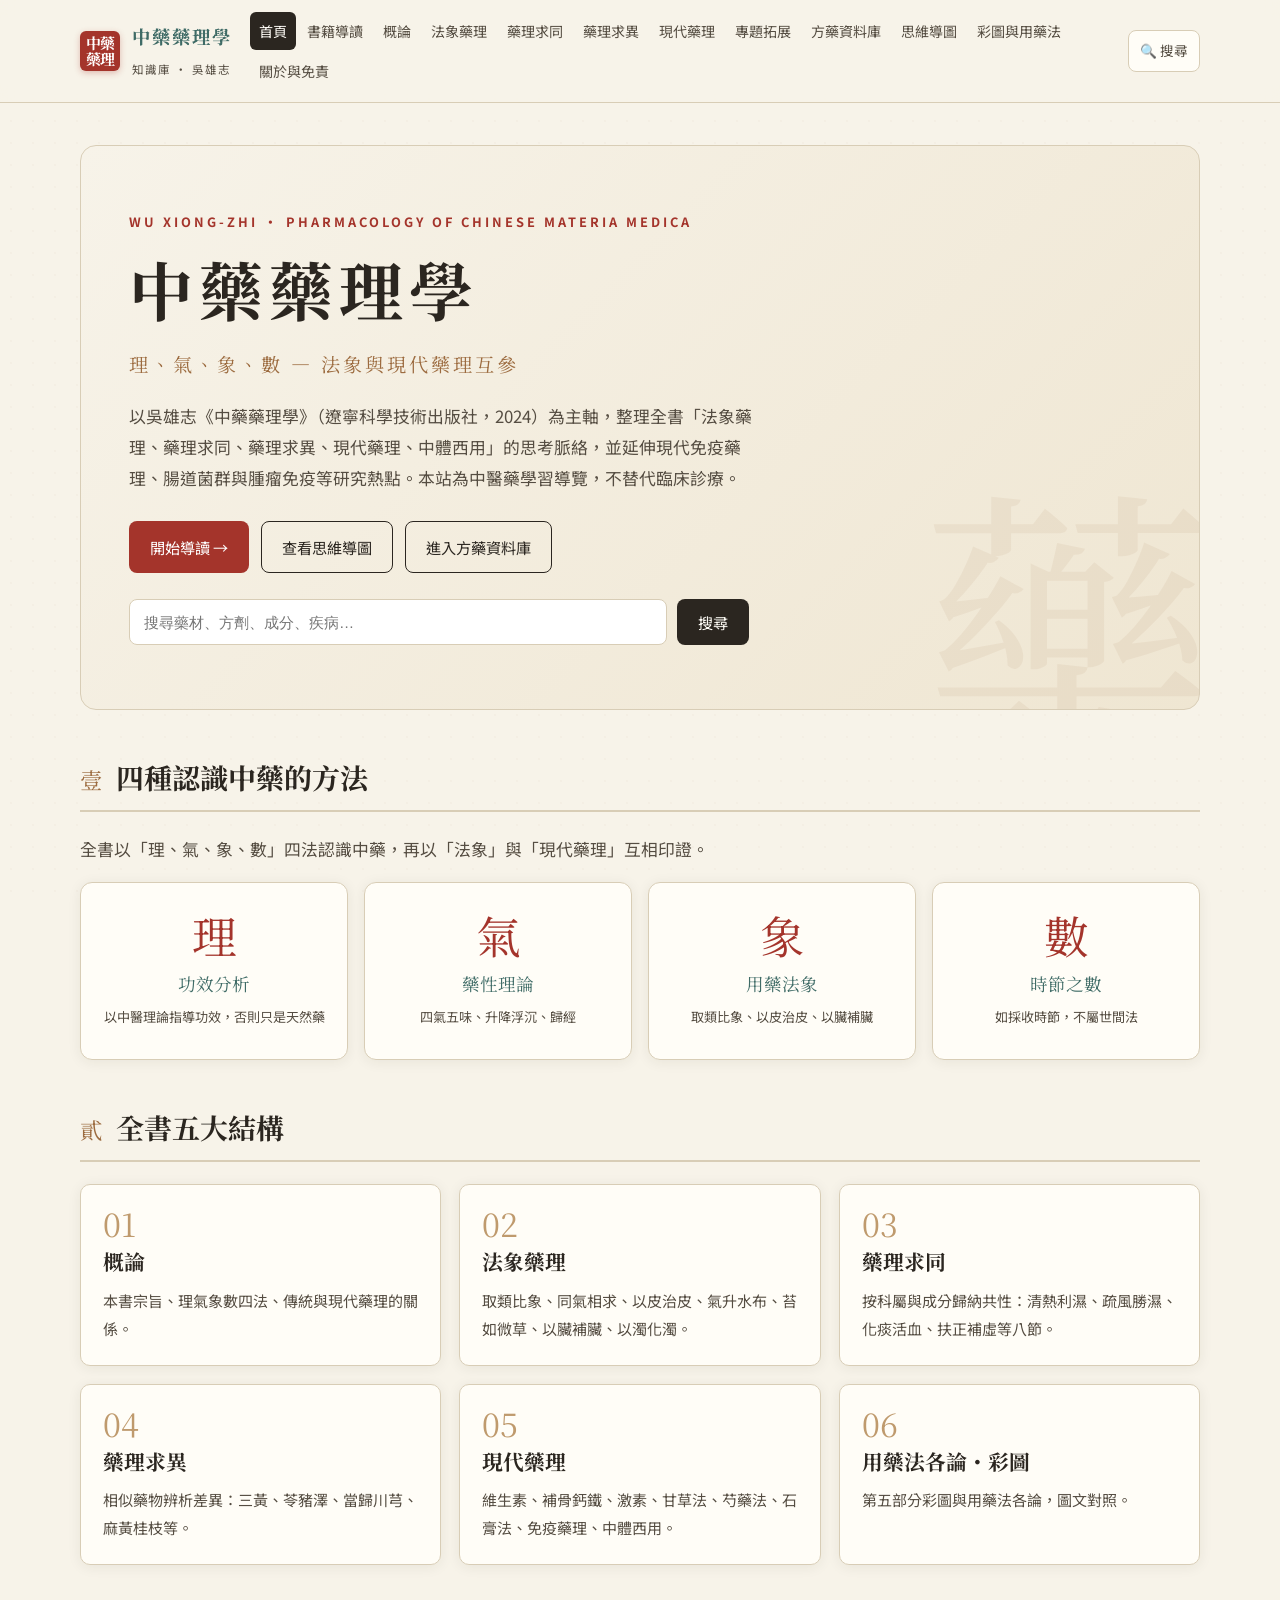
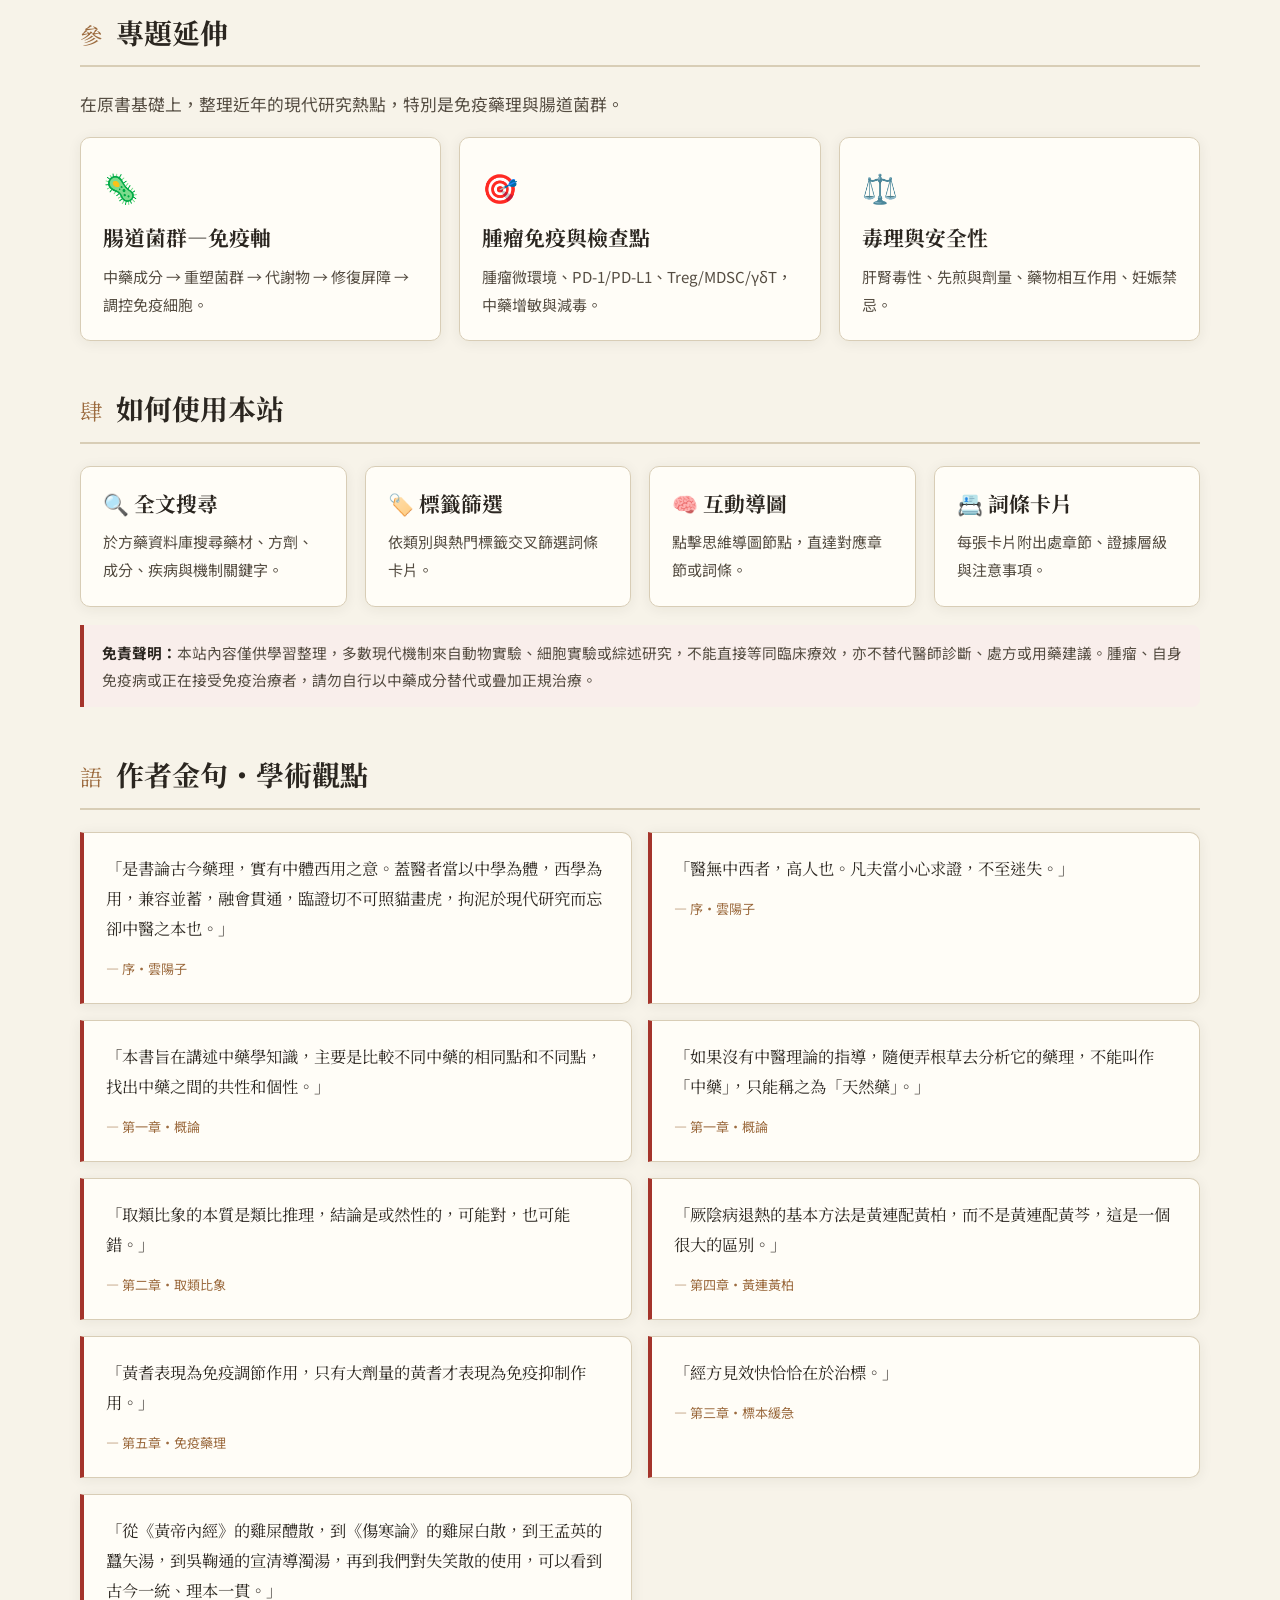
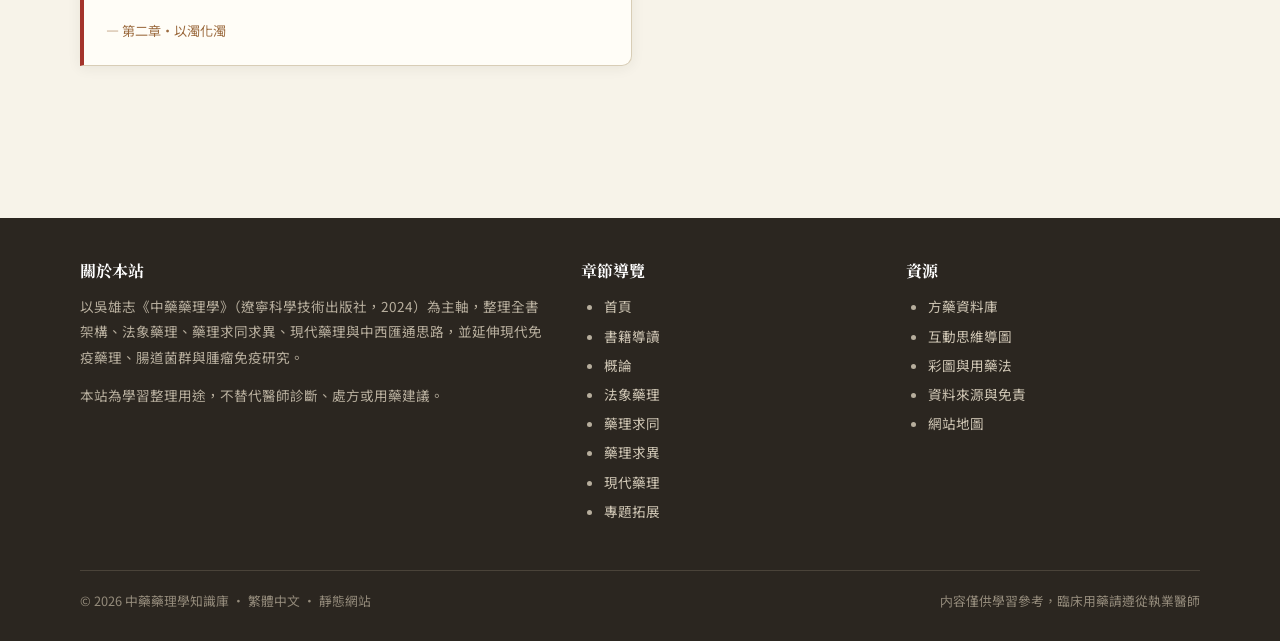
<file: index.html>
<!DOCTYPE html>
<html lang="zh-Hant">
<head>
<meta charset="UTF-8">
<meta name="viewport" content="width=device-width, initial-scale=1.0">
<title>中藥藥理學知識庫｜理氣象數・法象與現代藥理互參</title>
<meta name="description" content="以吳雄志《中藥藥理學》為主軸的繁體中文知識庫：全書架構、法象藥理、藥理求同求異、現代藥理，並延伸免疫藥理、腸道菌群與腫瘤免疫研究。附全文搜尋、標籤篩選、互動思維導圖與詞條卡片。">
<meta name="keywords" content="中藥藥理學,吳雄志,法象藥理,理氣象數,藥理求同,藥理求異,免疫藥理,腸道菌群,腫瘤免疫,中體西用">
<meta name="author" content="中藥藥理學知識庫">
<link rel="canonical" href="https://example.com/zyaoli/index.html">
<link rel="stylesheet" href="assets/css/style.css">
<link rel="preconnect" href="https://fonts.googleapis.com">
<link rel="preconnect" href="https://fonts.gstatic.com" crossorigin>
<link href="https://fonts.googleapis.com/css2?family=Noto+Sans+TC:wght@400;500;700&family=Noto+Serif+TC:wght@400;700&display=swap" rel="stylesheet">
<script type="application/ld+json">
{"@context":"https://schema.org","@type":"WebSite","name":"中藥藥理學知識庫","description":"吳雄志《中藥藥理學》學習導覽站","inLanguage":"zh-Hant","potentialAction":{"@type":"SearchAction","target":"database.html?q={search_term_string}","query-input":"required name=search_term_string"}}
</script>
</head>
<body>
<div id="site-header"></div>
<main>
<div class="wrap">

  <section class="hero">
    <div class="kicker">Wu Xiong-zhi · Pharmacology of Chinese Materia Medica</div>
    <h1>中藥藥理學</h1>
    <div class="sub">理、氣、象、數 — 法象與現代藥理互參</div>
    <p class="lead">以吳雄志《中藥藥理學》（遼寧科學技術出版社，2024）為主軸，整理全書「法象藥理、藥理求同、藥理求異、現代藥理、中體西用」的思考脈絡，並延伸現代免疫藥理、腸道菌群與腫瘤免疫等研究熱點。本站為中醫藥學習導覽，不替代臨床診療。</p>
    <div class="hero-actions">
      <a class="btn btn-cinnabar" href="guide.html">開始導讀 →</a>
      <a class="btn btn-outline" href="mindmap.html">查看思維導圖</a>
      <a class="btn btn-outline" href="database.html">進入方藥資料庫</a>
    </div>
    <div style="margin-top:26px;display:flex;gap:10px;flex-wrap:wrap;max-width:620px">
      <input id="homeSearchInput" class="searchbar-input" style="flex:1;min-width:220px;padding:11px 14px;border:1px solid var(--line);border-radius:8px;background:#fff;font-size:.95rem" placeholder="搜尋藥材、方劑、成分、疾病…" aria-label="全站搜尋">
      <button id="homeSearchBtn" class="btn btn-primary">搜尋</button>
    </div>
  </section>

  <section>
    <div class="section-head"><span class="no">壹</span><h2>四種認識中藥的方法</h2></div>
    <p class="lead-text">全書以「理、氣、象、數」四法認識中藥，再以「法象」與「現代藥理」互相印證。</p>
    <div class="concept-tiles">
      <a class="concept-tile" href="intro.html"><div class="glyph">理</div><div class="t">功效分析</div><div class="d">以中醫理論指導功效，否則只是天然藥</div></a>
      <a class="concept-tile" href="intro.html"><div class="glyph">氣</div><div class="t">藥性理論</div><div class="d">四氣五味、升降浮沉、歸經</div></a>
      <a class="concept-tile" href="faxiang.html"><div class="glyph">象</div><div class="t">用藥法象</div><div class="d">取類比象、以皮治皮、以臟補臟</div></a>
      <a class="concept-tile" href="intro.html"><div class="glyph">數</div><div class="t">時節之數</div><div class="d">如採收時節，不屬世間法</div></a>
    </div>
  </section>

  <section>
    <div class="section-head"><span class="no">貳</span><h2>全書五大結構</h2></div>
    <div class="grid grid-3">
      <a class="card card-link" href="intro.html"><div class="card-number">01</div><h3>概論</h3><p>本書宗旨、理氣象數四法、傳統與現代藥理的關係。</p></a>
      <a class="card card-link" href="faxiang.html"><div class="card-number">02</div><h3>法象藥理</h3><p>取類比象、同氣相求、以皮治皮、氣升水布、苔如微草、以臟補臟、以濁化濁。</p></a>
      <a class="card card-link" href="qiutong.html"><div class="card-number">03</div><h3>藥理求同</h3><p>按科屬與成分歸納共性：清熱利濕、疏風勝濕、化痰活血、扶正補虛等八節。</p></a>
      <a class="card card-link" href="qiuyi.html"><div class="card-number">04</div><h3>藥理求異</h3><p>相似藥物辨析差異：三黃、苓豬澤、當歸川芎、麻黃桂枝等。</p></a>
      <a class="card card-link" href="modern.html"><div class="card-number">05</div><h3>現代藥理</h3><p>維生素、補骨鈣鐵、激素、甘草法、芍藥法、石膏法、免疫藥理、中體西用。</p></a>
      <a class="card card-link" href="gallery.html"><div class="card-number">06</div><h3>用藥法各論・彩圖</h3><p>第五部分彩圖與用藥法各論，圖文對照。</p></a>
    </div>
  </section>

  <section>
    <div class="section-head"><span class="no">參</span><h2>專題延伸</h2></div>
    <p class="lead-text">在原書基礎上，整理近年的現代研究熱點，特別是免疫藥理與腸道菌群。</p>
    <div class="grid grid-3">
      <a class="card card-link" href="topics.html"><div class="card-icon">🦠</div><h3>腸道菌群—免疫軸</h3><p>中藥成分 → 重塑菌群 → 代謝物 → 修復屏障 → 調控免疫細胞。</p></a>
      <a class="card card-link" href="topics.html"><div class="card-icon">🎯</div><h3>腫瘤免疫與檢查點</h3><p>腫瘤微環境、PD-1/PD-L1、Treg/MDSC/γδT，中藥增敏與減毒。</p></a>
      <a class="card card-link" href="topics.html"><div class="card-icon">⚖️</div><h3>毒理與安全性</h3><p>肝腎毒性、先煎與劑量、藥物相互作用、妊娠禁忌。</p></a>
    </div>
  </section>

  <section>
    <div class="section-head"><span class="no">肆</span><h2>如何使用本站</h2></div>
    <div class="grid grid-4">
      <div class="card"><h3>🔍 全文搜尋</h3><p>於方藥資料庫搜尋藥材、方劑、成分、疾病與機制關鍵字。</p></div>
      <div class="card"><h3>🏷️ 標籤篩選</h3><p>依類別與熱門標籤交叉篩選詞條卡片。</p></div>
      <div class="card"><h3>🧠 互動導圖</h3><p>點擊思維導圖節點，直達對應章節或詞條。</p></div>
      <div class="card"><h3>📇 詞條卡片</h3><p>每張卡片附出處章節、證據層級與注意事項。</p></div>
    </div>
    <div class="note warn"><strong>免責聲明：</strong>本站內容僅供學習整理，多數現代機制來自動物實驗、細胞實驗或綜述研究，不能直接等同臨床療效，亦不替代醫師診斷、處方或用藥建議。腫瘤、自身免疫病或正在接受免疫治療者，請勿自行以中藥成分替代或疊加正規治療。</div>
  </section>

  <section id="deep-quotes" class="deep-section"></section>

</div>
</main>
<div id="site-footer"></div>
<script src="assets/js/data.js"></script>
<script src="assets/js/content.js"></script>
<script src="assets/js/content-render.js"></script>
<script src="assets/js/common.js"></script>
<script src="assets/js/app.js"></script>
</body>
</html>
</file>
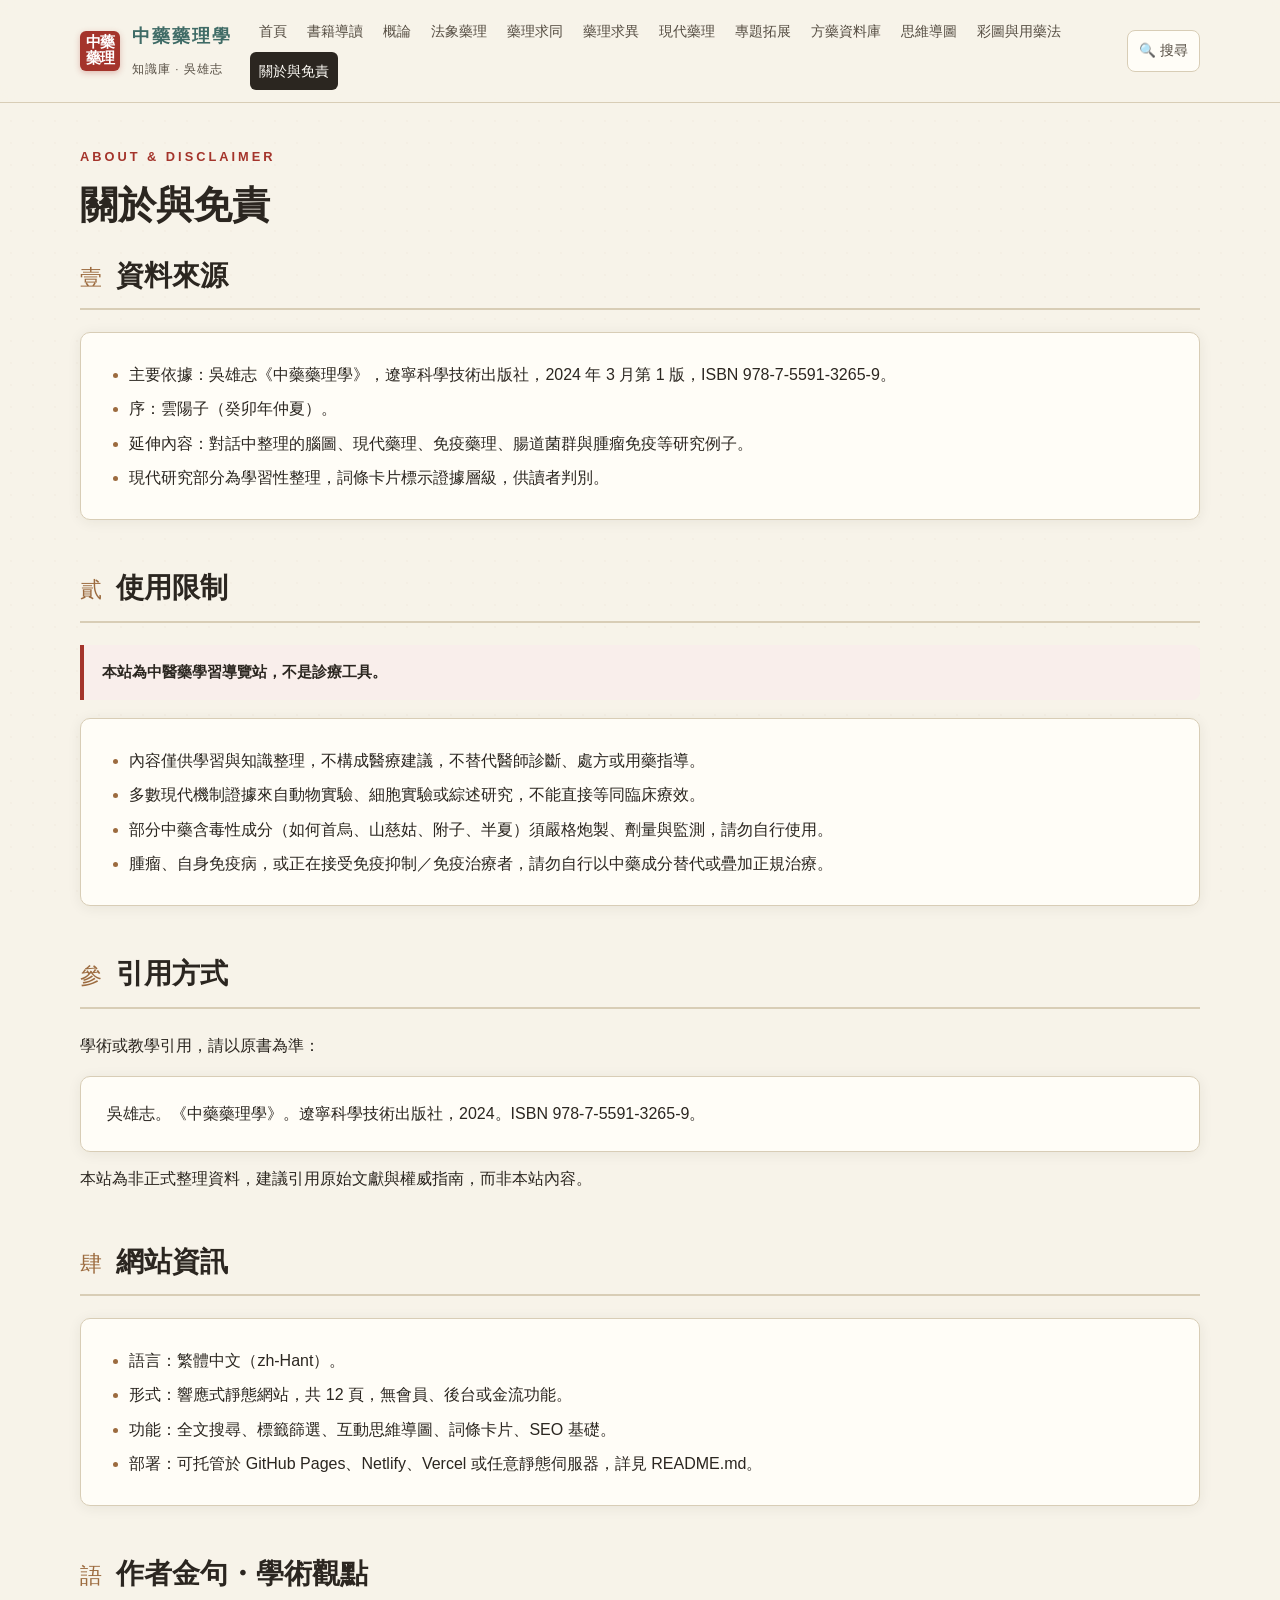
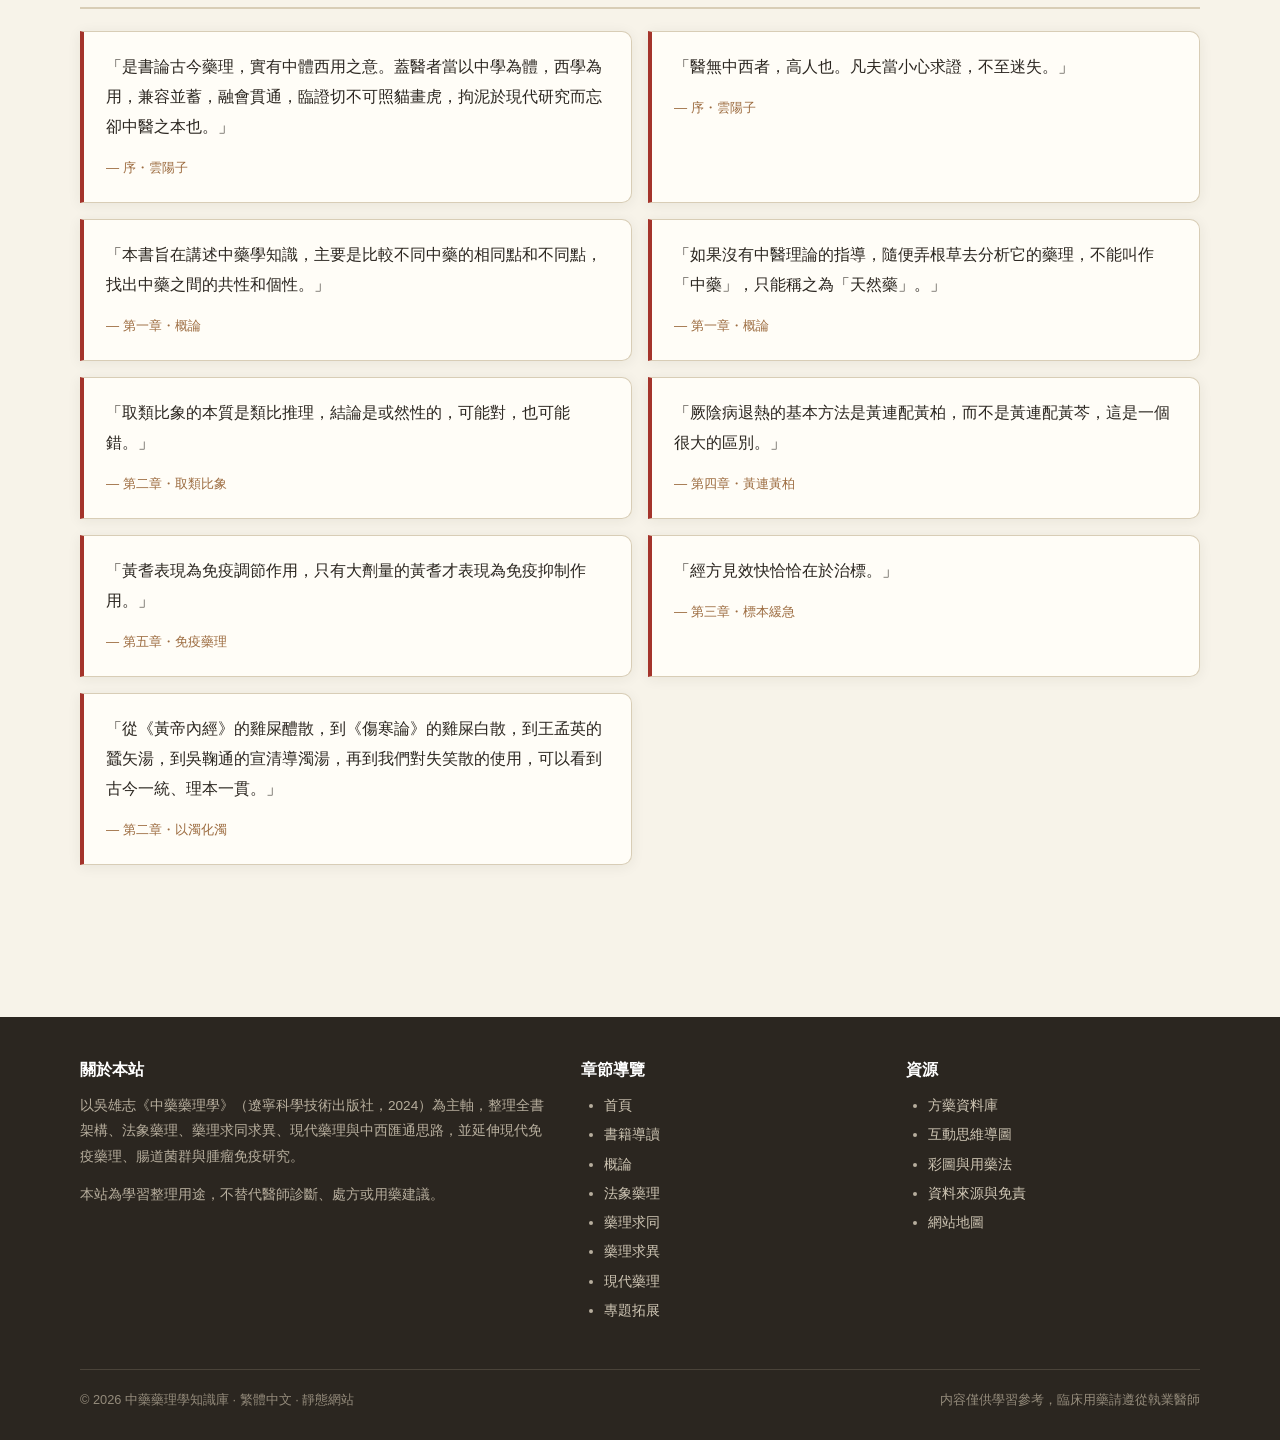
<file: about.html>
<!DOCTYPE html>
<html lang="zh-Hant">
<head>
<meta charset="UTF-8">
<meta name="viewport" content="width=device-width, initial-scale=1.0">
<title>關於與免責｜中藥藥理學知識庫</title>
<meta name="description" content="本站資料來源、使用限制、引用方式與免責聲明：內容僅供中醫藥學習整理，不替代醫師診斷、處方或用藥建議。">
<link rel="stylesheet" href="assets/css/style.css">
</head>
<body>
<div id="site-header"></div>
<main><div class="wrap">

  <div class="kicker">About & Disclaimer</div>
  <h1>關於與免責</h1>

  <section>
    <div class="section-head"><span class="no">壹</span><h2>資料來源</h2></div>
    <div class="list-block"><ul>
      <li>主要依據：吳雄志《中藥藥理學》，遼寧科學技術出版社，2024 年 3 月第 1 版，ISBN 978-7-5591-3265-9。</li>
      <li>序：雲陽子（癸卯年仲夏）。</li>
      <li>延伸內容：對話中整理的腦圖、現代藥理、免疫藥理、腸道菌群與腫瘤免疫等研究例子。</li>
      <li>現代研究部分為學習性整理，詞條卡片標示證據層級，供讀者判別。</li>
    </ul></div>
  </section>

  <section>
    <div class="section-head"><span class="no">貳</span><h2>使用限制</h2></div>
    <div class="note warn"><strong>本站為中醫藥學習導覽站，不是診療工具。</strong></div>
    <div class="list-block"><ul>
      <li>內容僅供學習與知識整理，不構成醫療建議，不替代醫師診斷、處方或用藥指導。</li>
      <li>多數現代機制證據來自動物實驗、細胞實驗或綜述研究，不能直接等同臨床療效。</li>
      <li>部分中藥含毒性成分（如何首烏、山慈姑、附子、半夏）須嚴格炮製、劑量與監測，請勿自行使用。</li>
      <li>腫瘤、自身免疫病，或正在接受免疫抑制／免疫治療者，請勿自行以中藥成分替代或疊加正規治療。</li>
    </ul></div>
  </section>

  <section>
    <div class="section-head"><span class="no">參</span><h2>引用方式</h2></div>
    <p>學術或教學引用，請以原書為準：</p>
    <div class="list-block"><p style="margin:0">吳雄志。《中藥藥理學》。遼寧科學技術出版社，2024。ISBN 978-7-5591-3265-9。</p></div>
    <p style="margin-top:12px">本站為非正式整理資料，建議引用原始文獻與權威指南，而非本站內容。</p>
  </section>

  <section>
    <div class="section-head"><span class="no">肆</span><h2>網站資訊</h2></div>
    <div class="list-block"><ul>
      <li>語言：繁體中文（zh-Hant）。</li>
      <li>形式：響應式靜態網站，共 12 頁，無會員、後台或金流功能。</li>
      <li>功能：全文搜尋、標籤篩選、互動思維導圖、詞條卡片、SEO 基礎。</li>
      <li>部署：可托管於 GitHub Pages、Netlify、Vercel 或任意靜態伺服器，詳見 README.md。</li>
    </ul></div>
  </section>


<section id="deep-quotes" class="deep-section"></section>
</div></main>
<div id="site-footer"></div>
<script src="assets/js/data.js"></script>
<script src="assets/js/content.js"></script>
<script src="assets/js/content-render.js"></script><script src="assets/js/common.js"></script><script src="assets/js/app.js"></script>
</body>
</html>
</file>
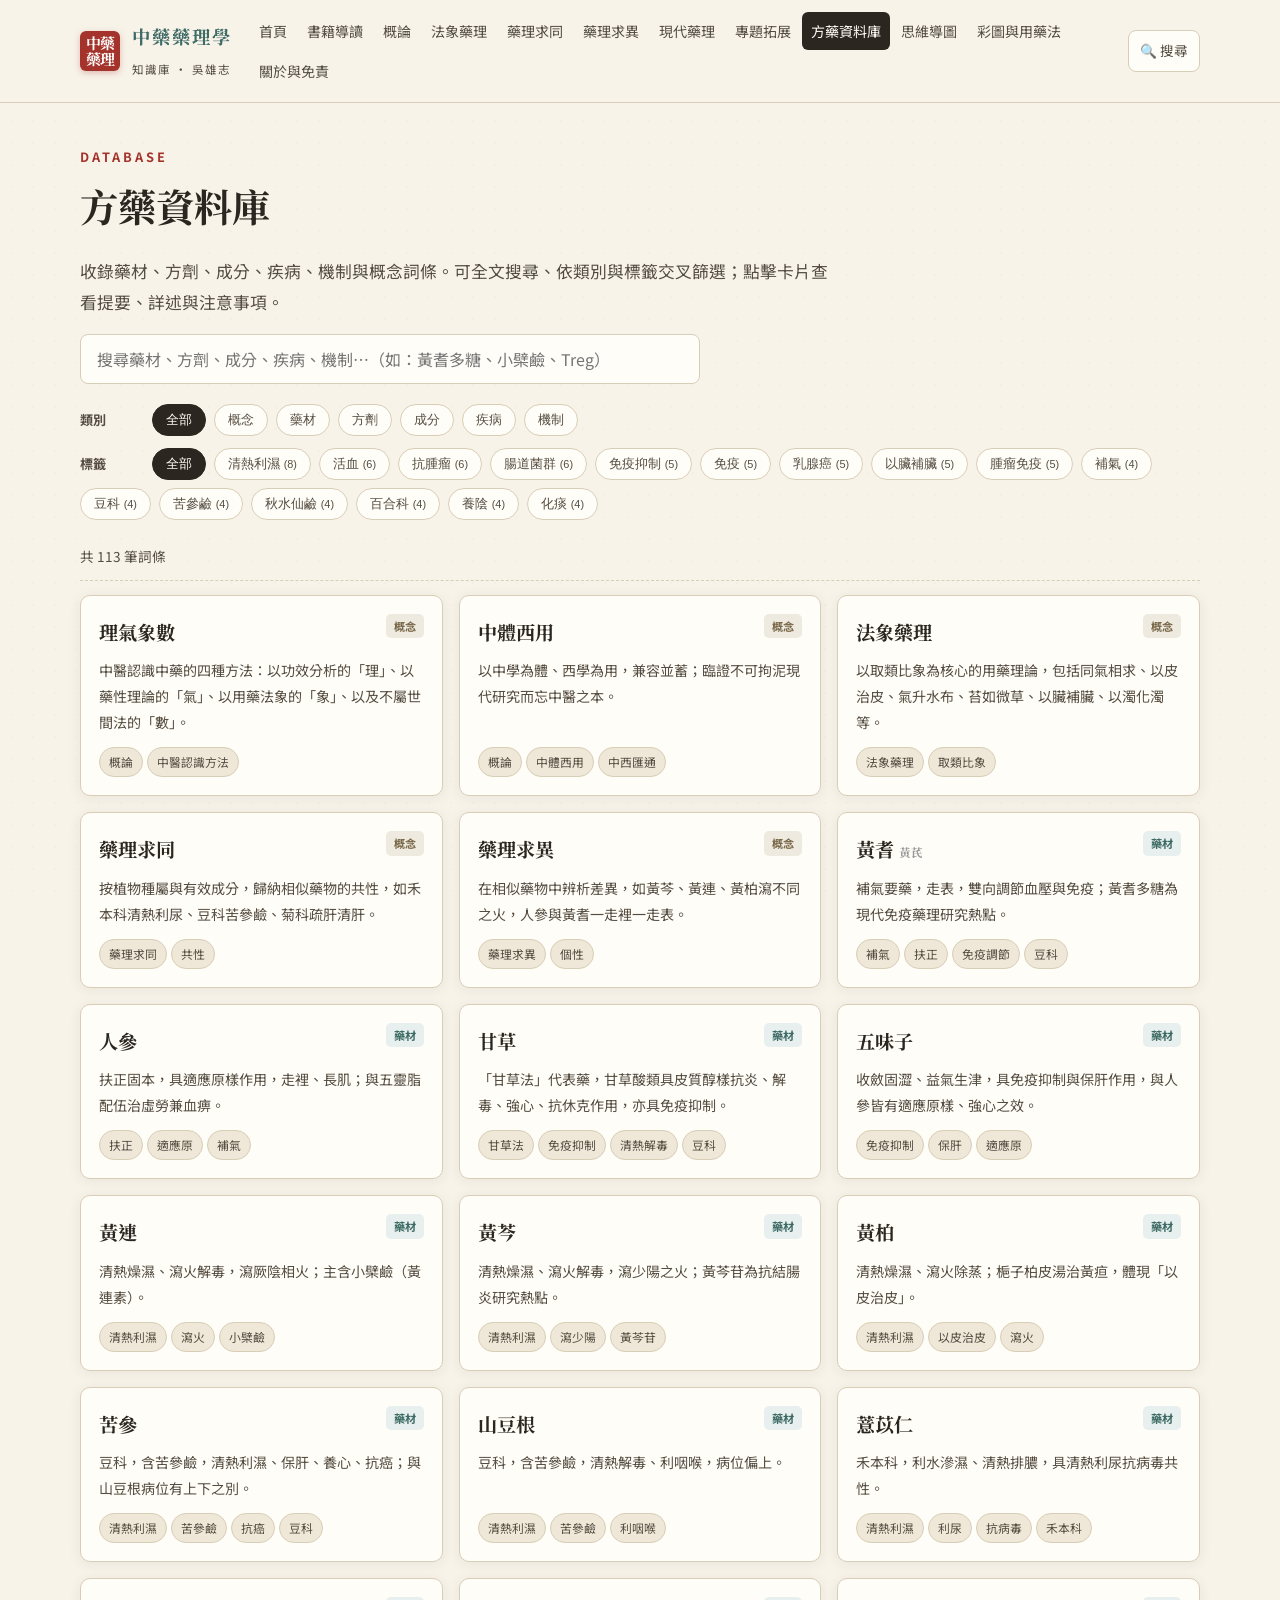
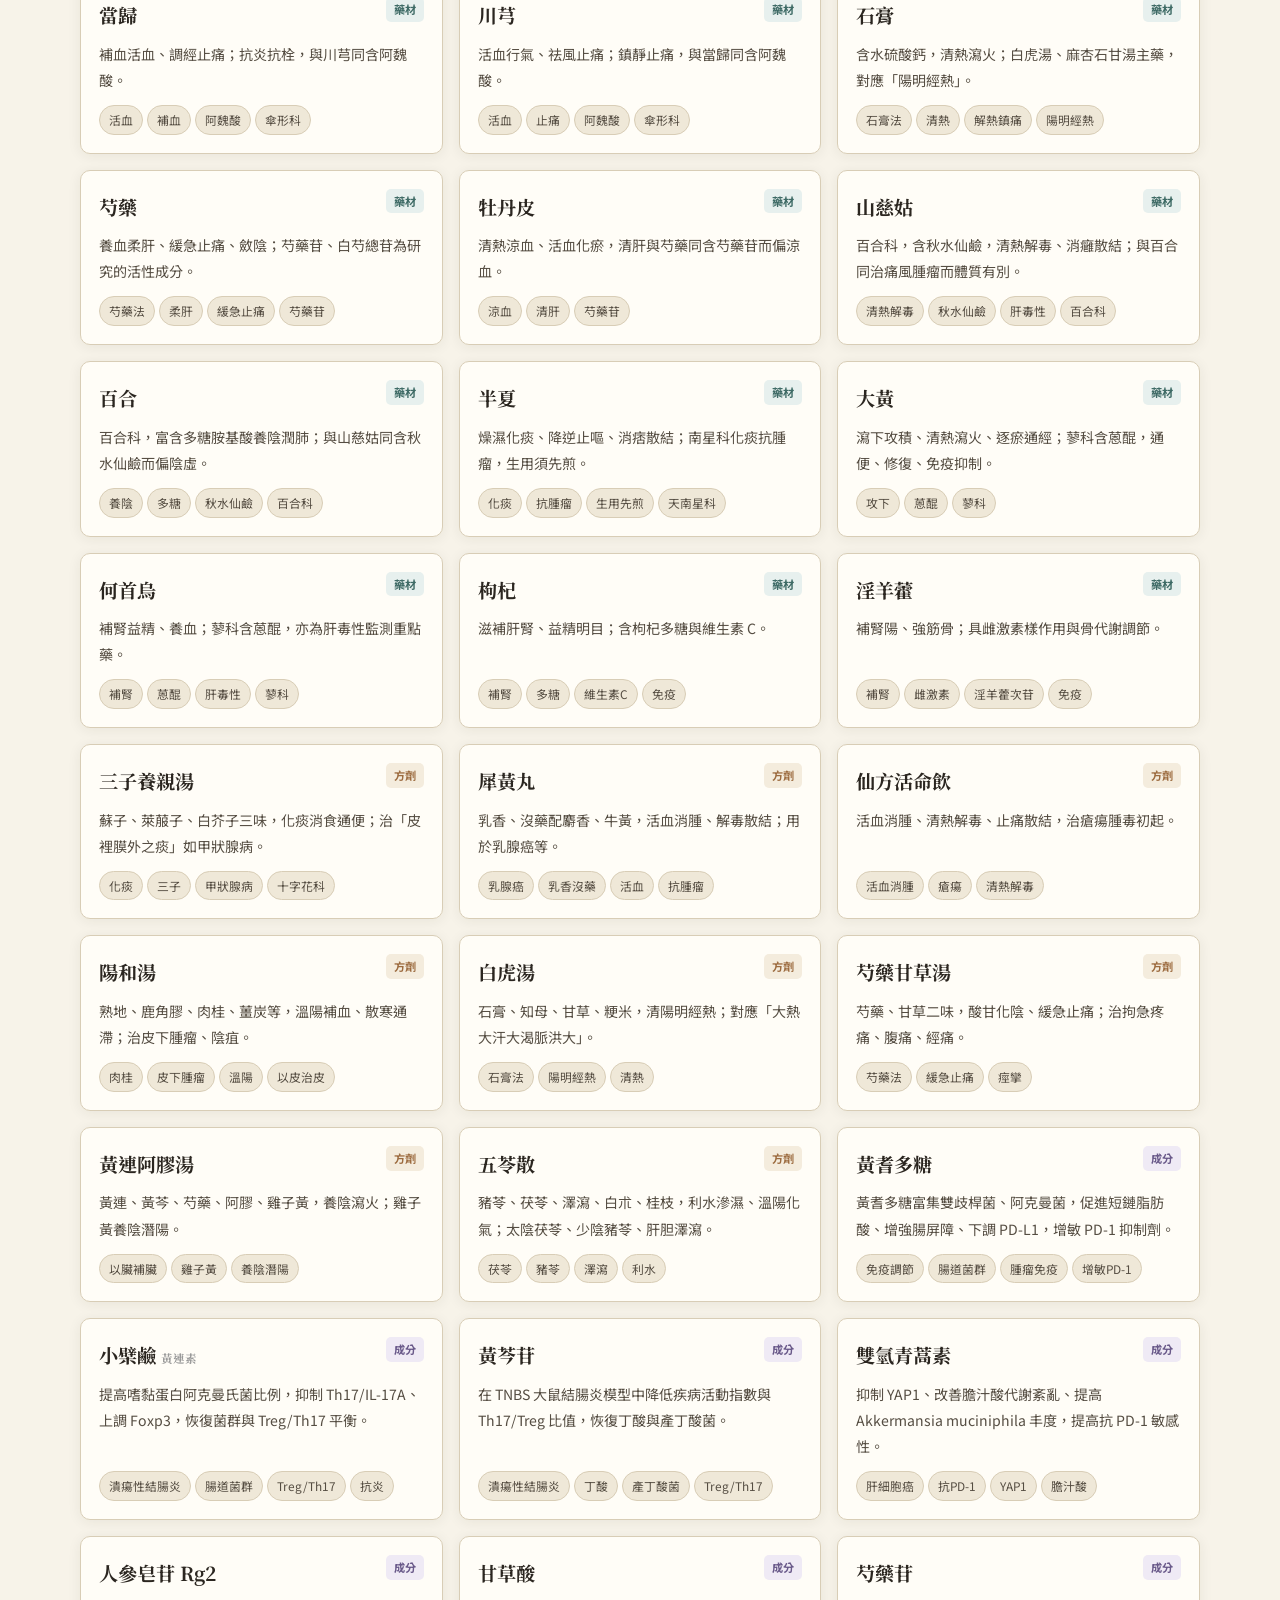
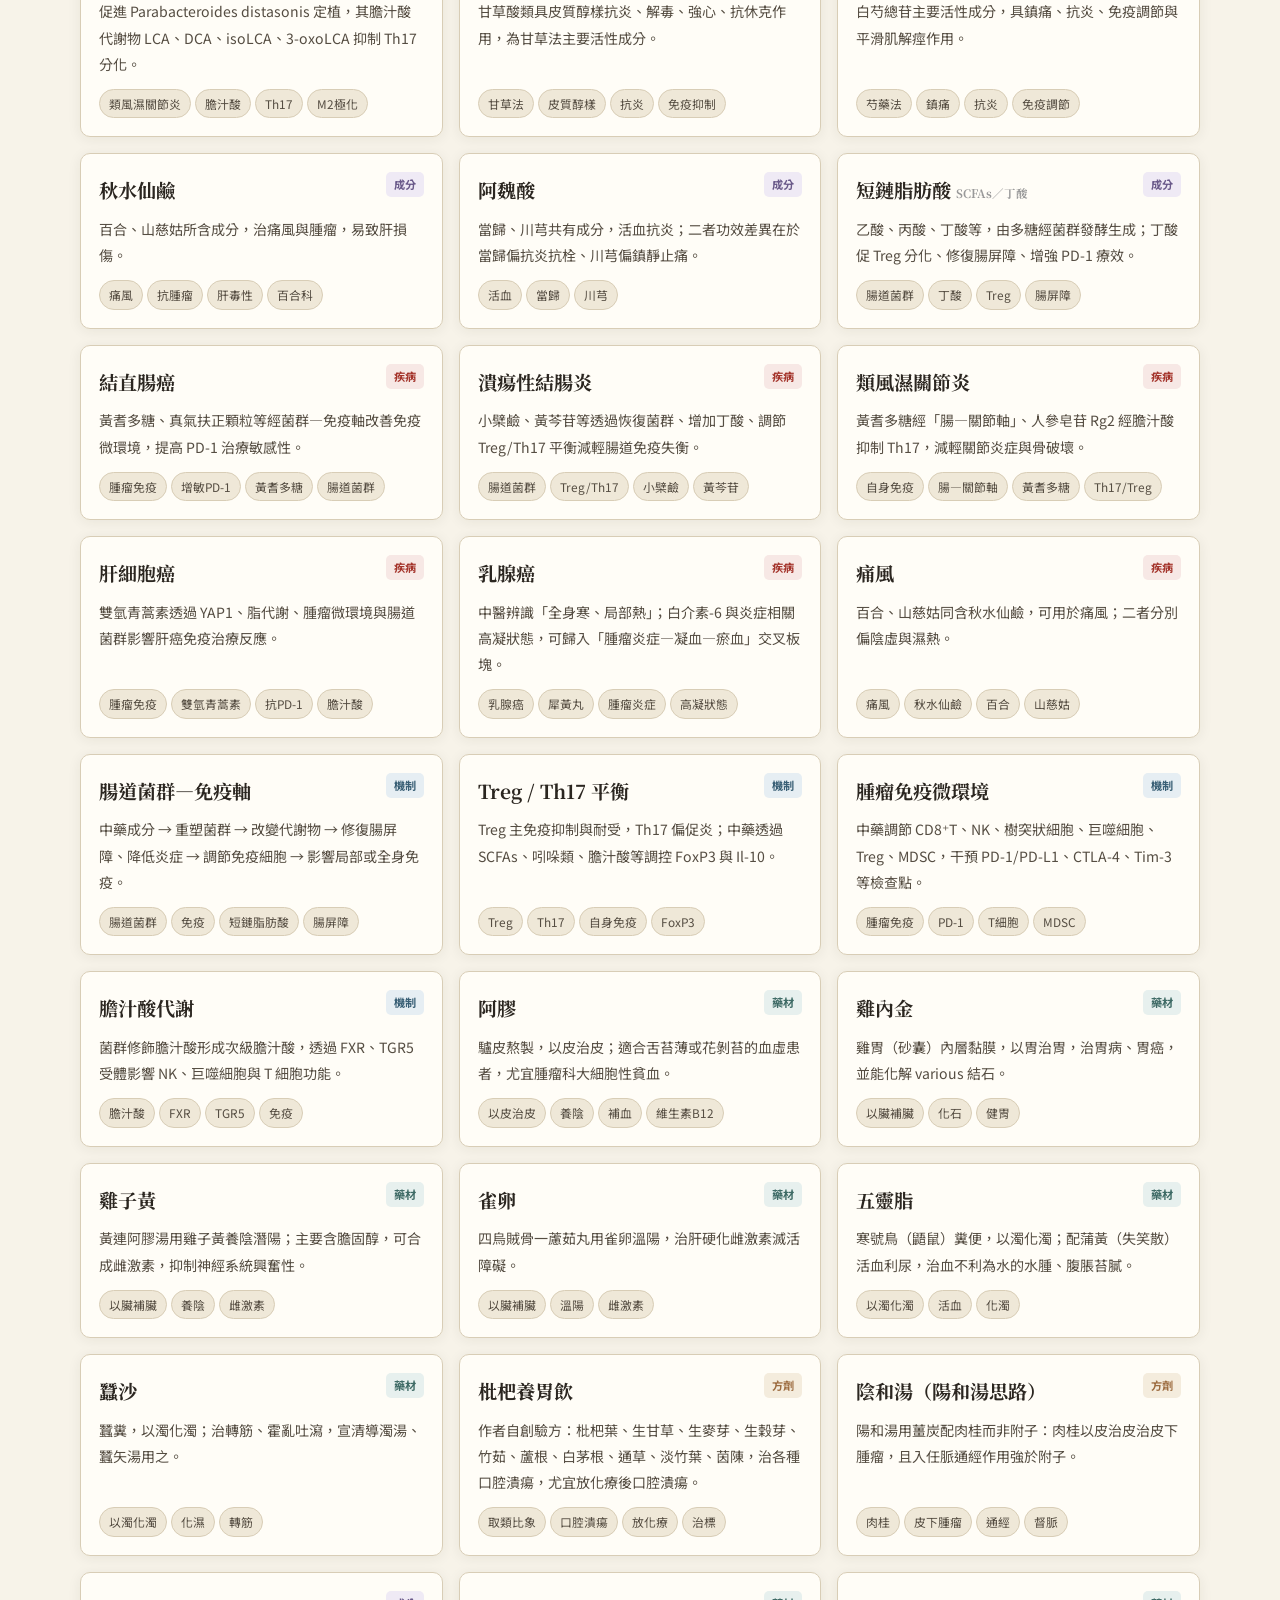
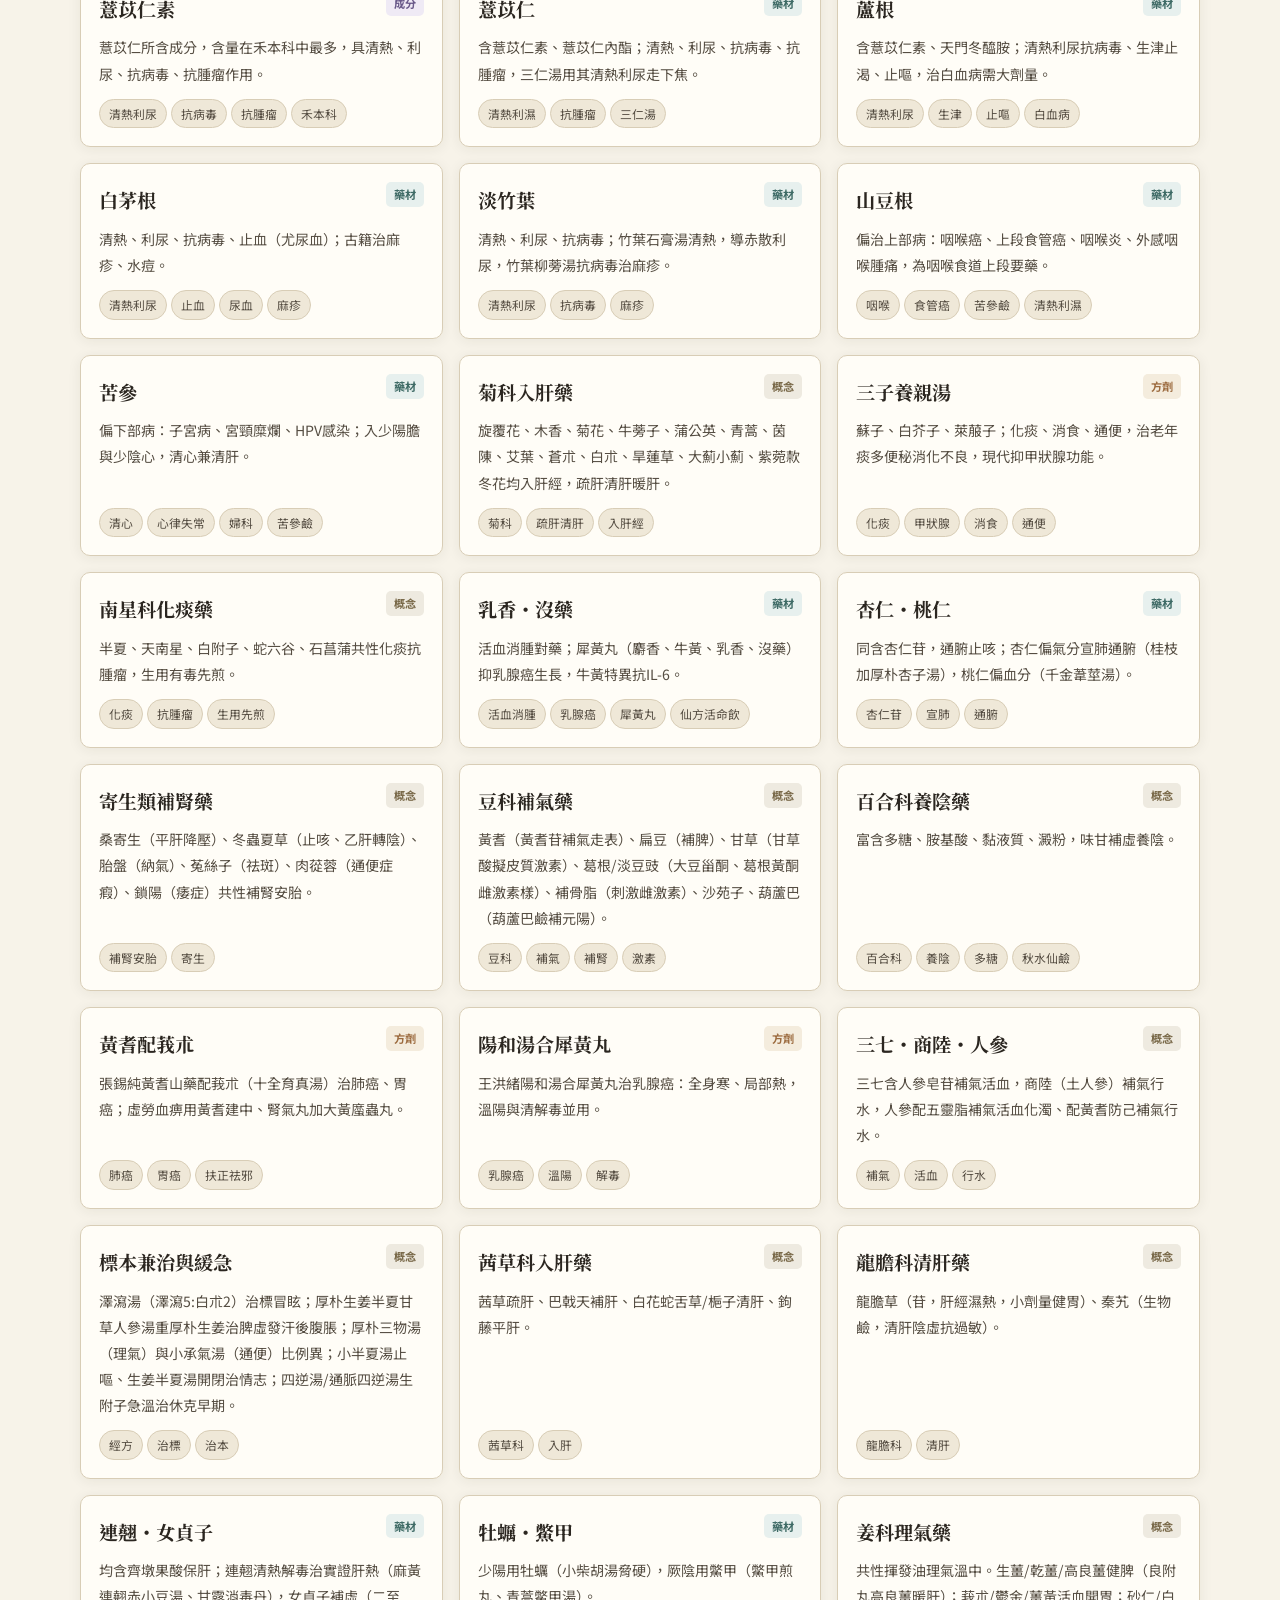
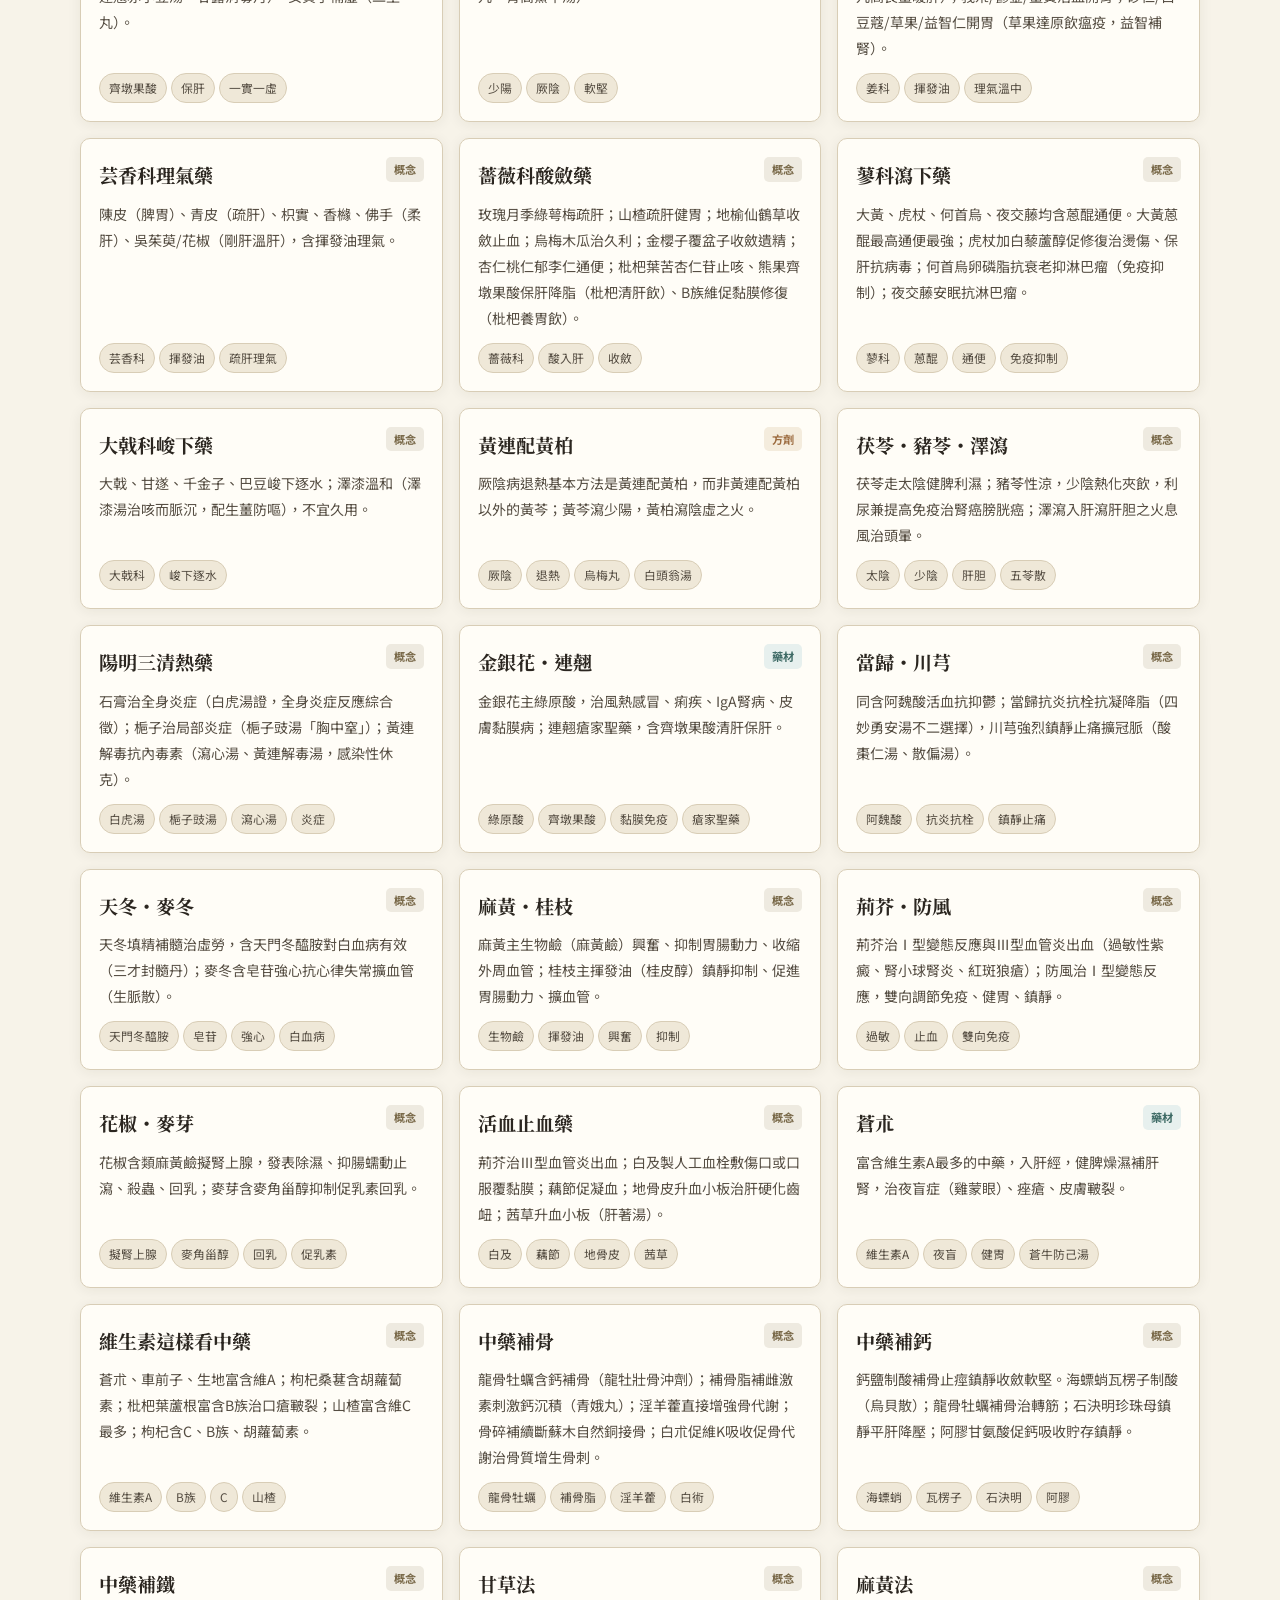
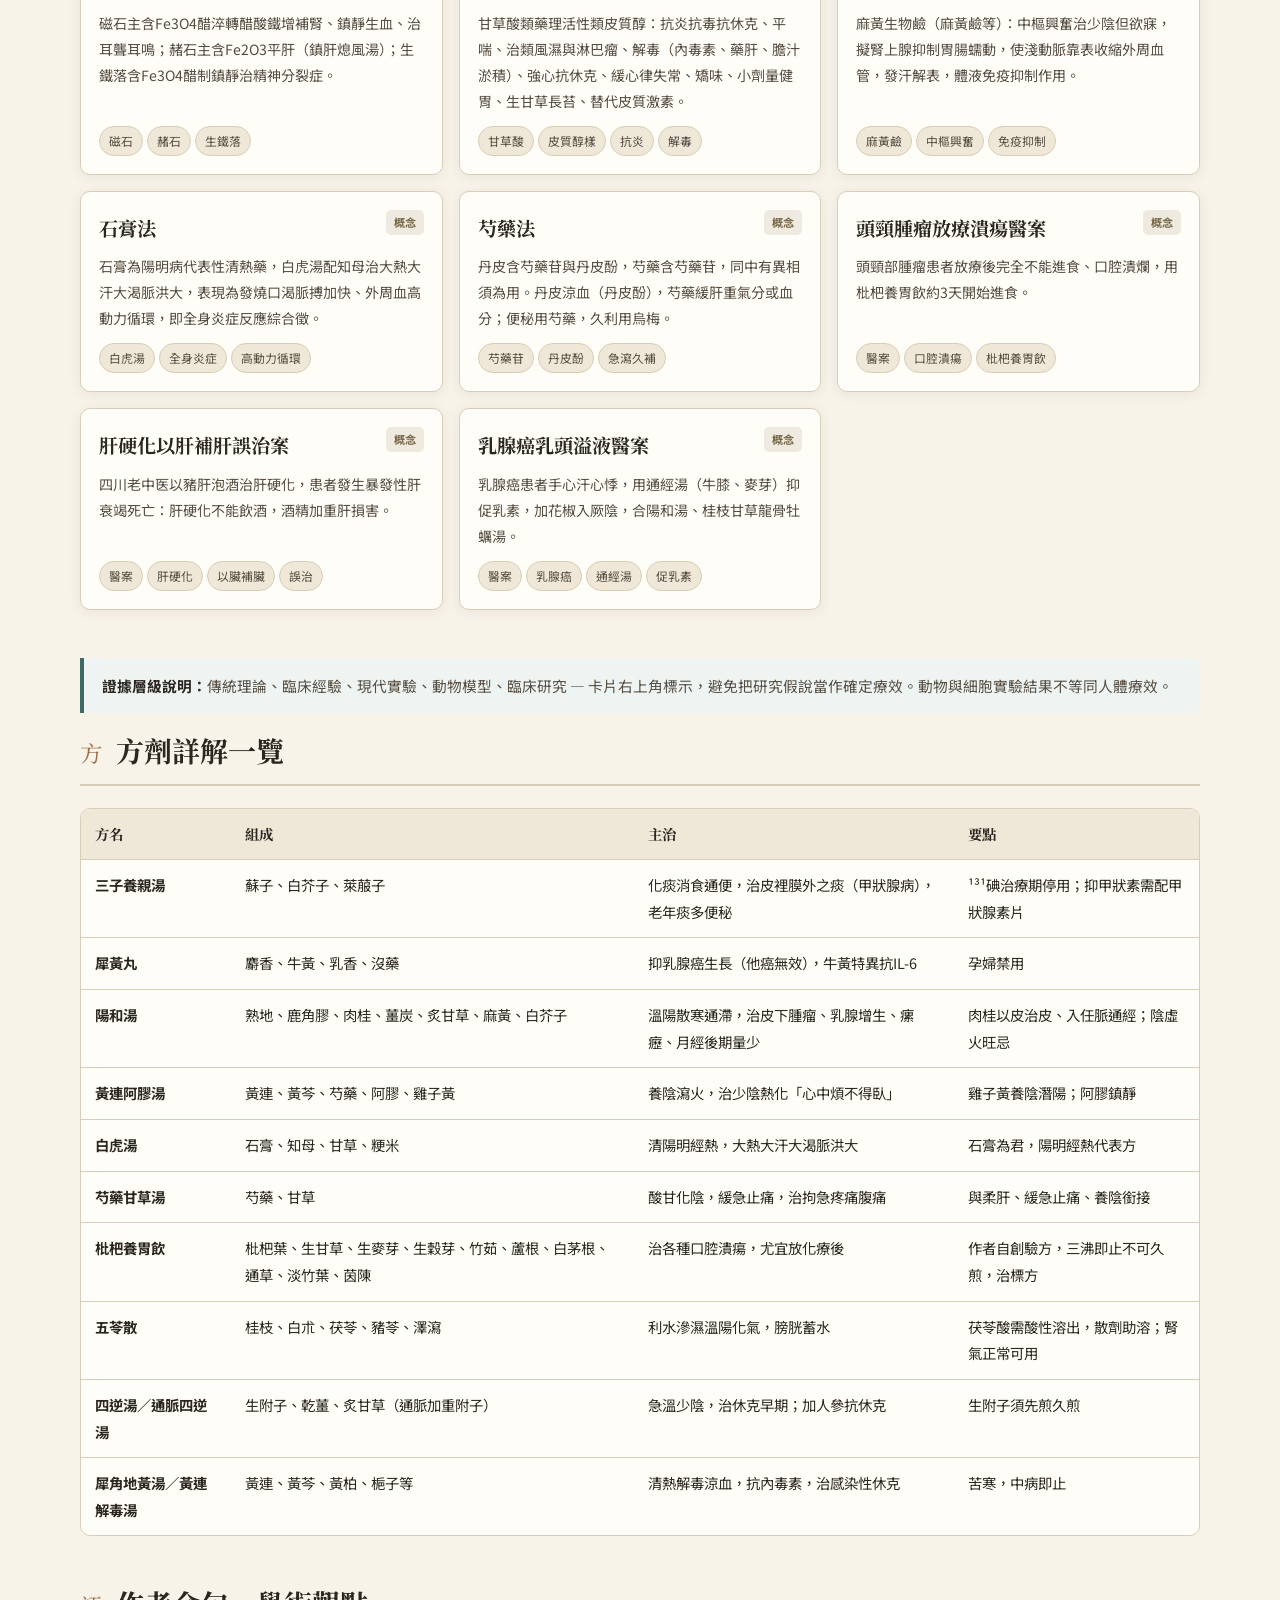
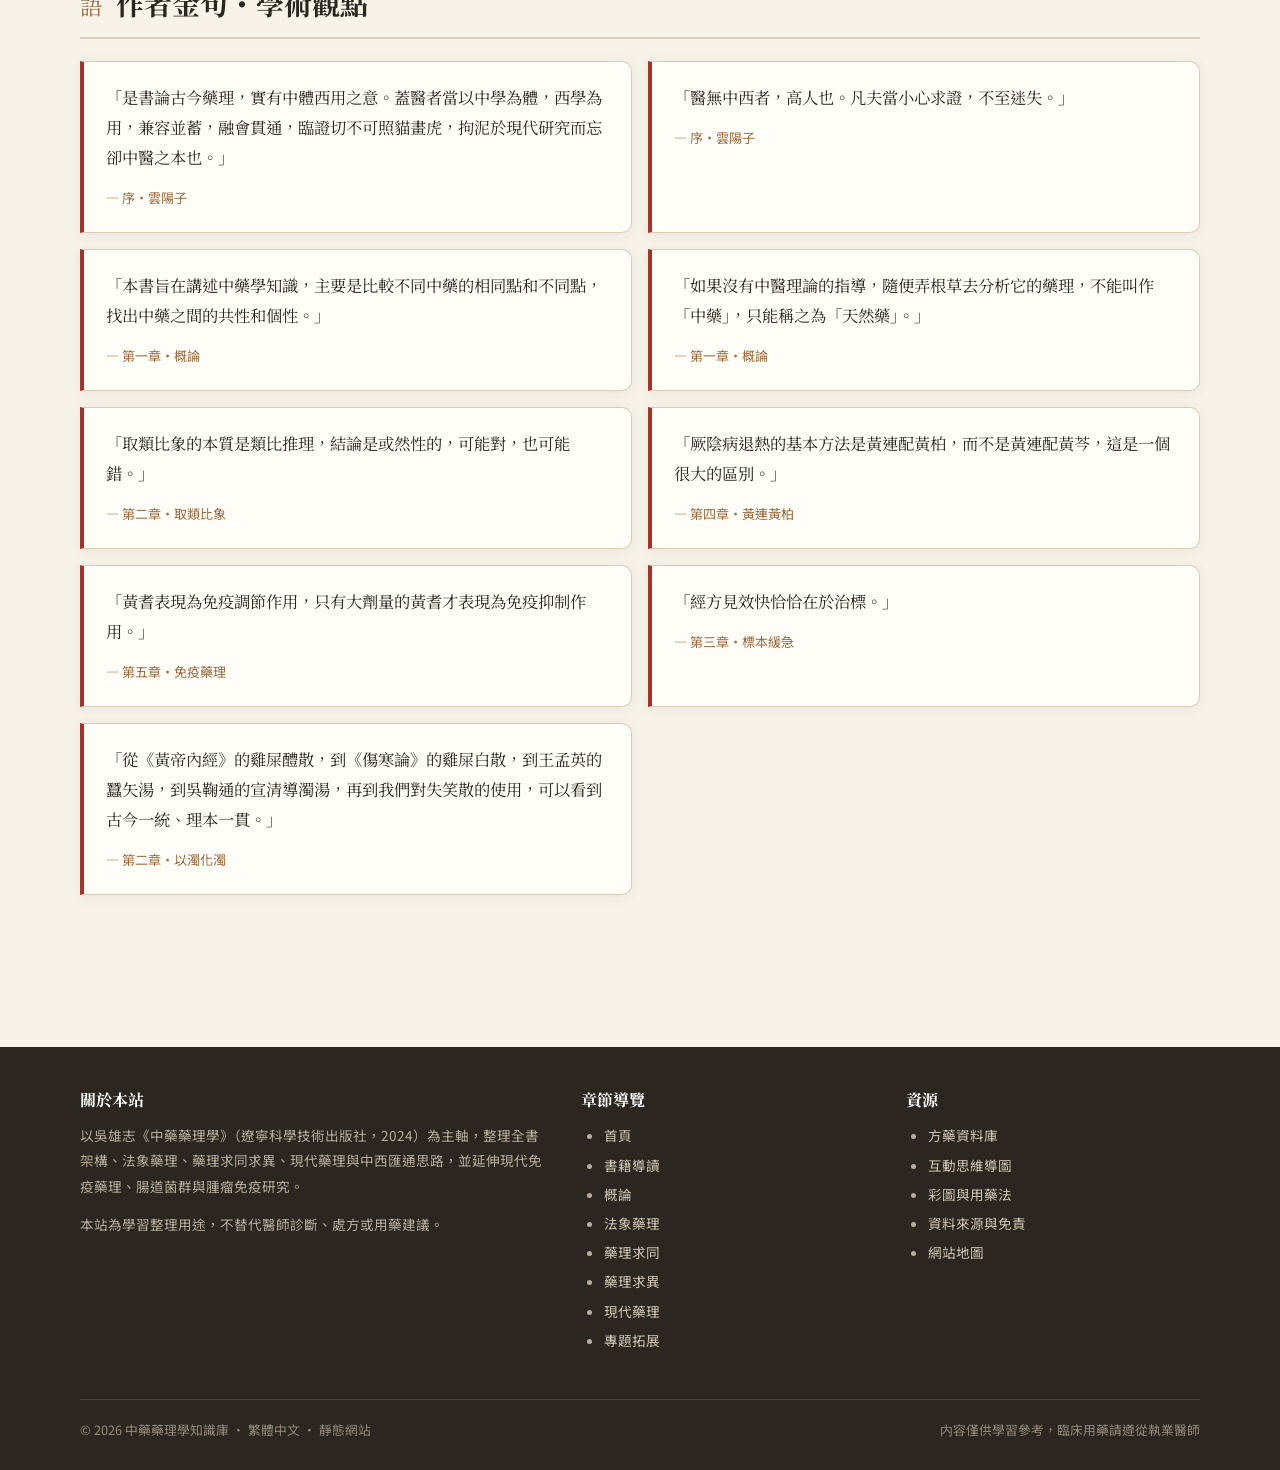
<file: database.html>
<!DOCTYPE html>
<html lang="zh-Hant">
<head>
<meta charset="UTF-8">
<meta name="viewport" content="width=device-width, initial-scale=1.0">
<title>方藥資料庫｜中藥藥理學知識庫</title>
<meta name="description" content="可搜尋、可標籤篩選的词條卡片資料庫：藥材、方劑、成分、疾病、機制與概念，附出處章節、證據層級與注意事項。">
<link rel="stylesheet" href="assets/css/style.css">
<link rel="preconnect" href="https://fonts.googleapis.com"><link rel="preconnect" href="https://fonts.gstatic.com" crossorigin>
<link href="https://fonts.googleapis.com/css2?family=Noto+Sans+TC:wght@400;500;700&family=Noto+Serif+TC:wght@400;700&display=swap" rel="stylesheet">
</head>
<body>
<div id="site-header"></div>
<main><div class="wrap">

  <div class="kicker">Database</div>
  <h1>方藥資料庫</h1>
  <p class="lead-text">收錄藥材、方劑、成分、疾病、機制與概念詞條。可全文搜尋、依類別與標籤交叉篩選；點擊卡片查看提要、詳述與注意事項。</p>

  <section id="search">
    <div class="searchbar">
      <input id="entrySearch" type="search" placeholder="搜尋藥材、方劑、成分、疾病、機制…（如：黃耆多糖、小檗鹼、Treg）" aria-label="全文搜尋詞條">
    </div>
    <div class="filter-bar">
      <div class="filter-group" id="filterType"></div>
      <div class="filter-group" id="filterTag"></div>
    </div>
    <div class="result-meta" id="resultMeta"></div>
    <div class="entry-grid" id="entryGrid"></div>
  </section>

  <div class="note"><strong>證據層級說明：</strong>傳統理論、臨床經驗、現代實驗、動物模型、臨床研究 — 卡片右上角標示，避免把研究假說當作確定療效。動物與細胞實驗結果不等同人體療效。</div>


<section id="deep-formulas" class="deep-section"></section>
<section id="deep-quotes" class="deep-section"></section>
</div></main>
<div id="site-footer"></div>
<script src="assets/js/data.js"></script>
<script src="assets/js/content.js"></script>
<script src="assets/js/content-render.js"></script><script src="assets/js/common.js"></script><script src="assets/js/app.js"></script>
</body>
</html>
</file>
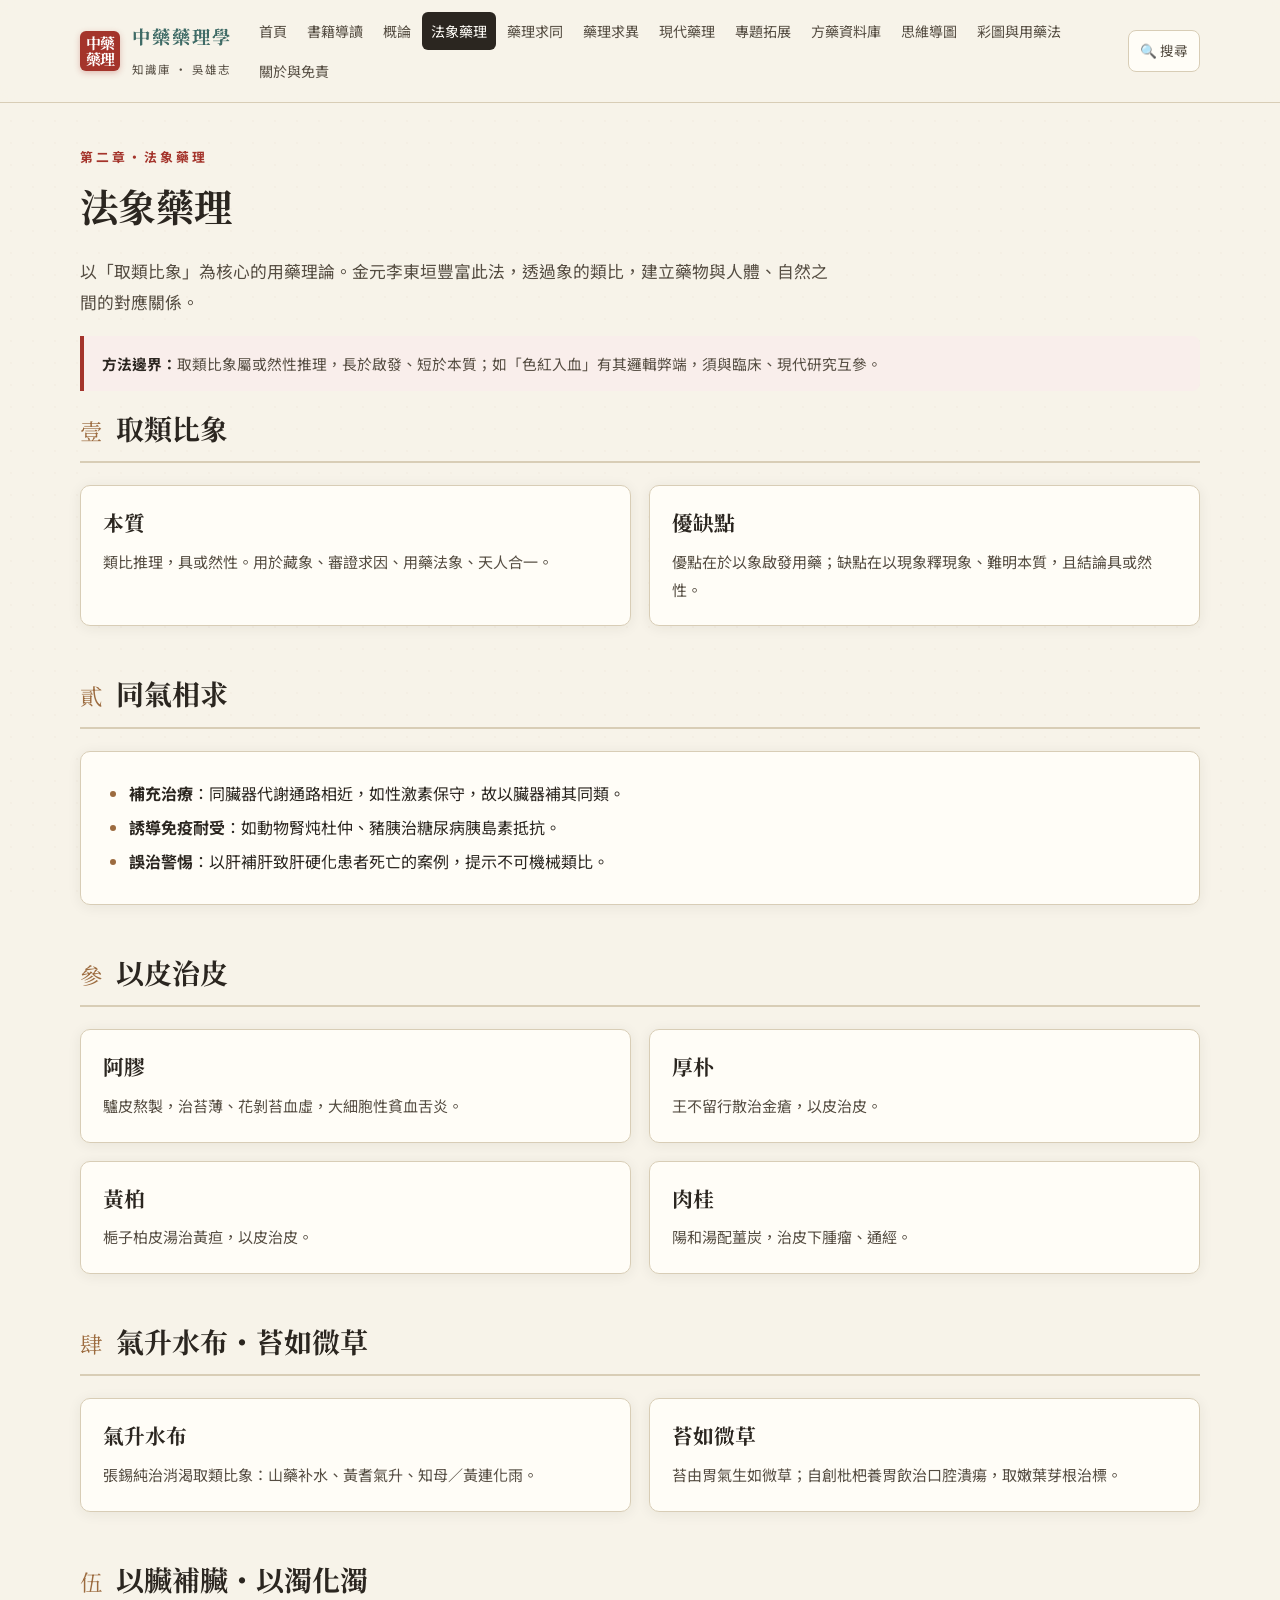
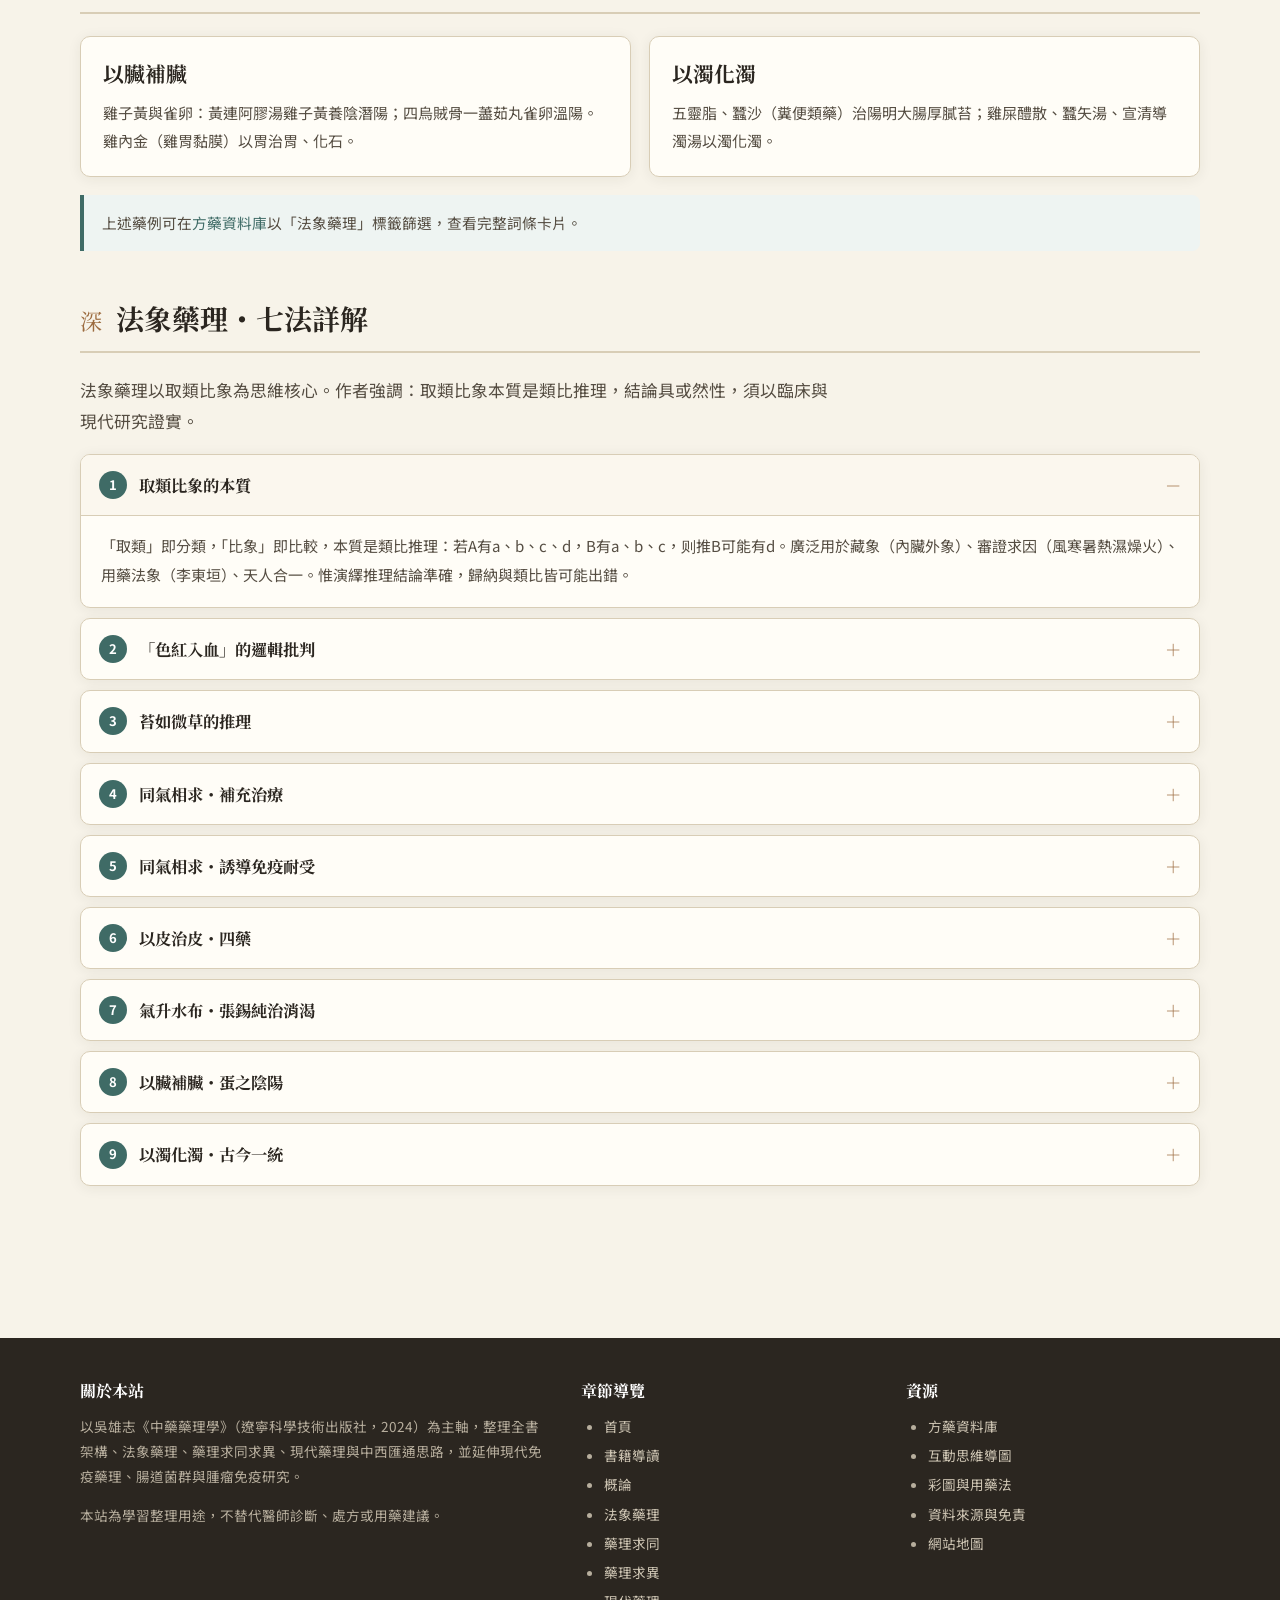
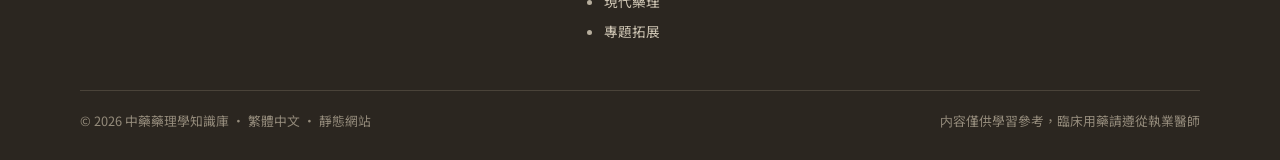
<file: faxiang.html>
<!DOCTYPE html>
<html lang="zh-Hant">
<head>
<meta charset="UTF-8">
<meta name="viewport" content="width=device-width, initial-scale=1.0">
<title>法象藥理｜中藥藥理學知識庫</title>
<meta name="description" content="法象藥理七法：取類比象、同氣相求、以皮治皮、氣升水布、苔如微草、以臟補臟、以濁化濁，附阿膠、厚朴、黃柏、肉桂、雞內金等藥例。">
<link rel="stylesheet" href="assets/css/style.css">
<link rel="preconnect" href="https://fonts.googleapis.com"><link rel="preconnect" href="https://fonts.gstatic.com" crossorigin>
<link href="https://fonts.googleapis.com/css2?family=Noto+Sans+TC:wght@400;500;700&family=Noto+Serif+TC:wght@400;700&display=swap" rel="stylesheet">
</head>
<body>
<div id="site-header"></div>
<main><div class="wrap">

  <div class="kicker">第二章・法象藥理</div>
  <h1>法象藥理</h1>
  <p class="lead-text">以「取類比象」為核心的用藥理論。金元李東垣豐富此法，透過象的類比，建立藥物與人體、自然之間的對應關係。</p>
  <div class="note warn"><strong>方法邊界：</strong>取類比象屬或然性推理，長於啟發、短於本質；如「色紅入血」有其邏輯弊端，須與臨床、現代研究互參。</div>

  <section>
    <div class="section-head"><span class="no">壹</span><h2>取類比象</h2></div>
    <div class="grid grid-2">
      <div class="card"><h3>本質</h3><p>類比推理，具或然性。用於藏象、審證求因、用藥法象、天人合一。</p></div>
      <div class="card"><h3>優缺點</h3><p>優點在於以象啟發用藥；缺點在以現象釋現象、難明本質，且結論具或然性。</p></div>
    </div>
  </section>

  <section>
    <div class="section-head"><span class="no">貳</span><h2>同氣相求</h2></div>
    <div class="list-block">
      <ul>
        <li><strong>補充治療</strong>：同臟器代謝通路相近，如性激素保守，故以臟器補其同類。</li>
        <li><strong>誘導免疫耐受</strong>：如動物腎炖杜仲、豬胰治糖尿病胰島素抵抗。</li>
        <li><strong>誤治警惕</strong>：以肝補肝致肝硬化患者死亡的案例，提示不可機械類比。</li>
      </ul>
    </div>
  </section>

  <section>
    <div class="section-head"><span class="no">參</span><h2>以皮治皮</h2></div>
    <div class="grid grid-2">
      <div class="card"><h3>阿膠</h3><p>驢皮熬製，治苔薄、花剝苔血虛，大細胞性貧血舌炎。</p></div>
      <div class="card"><h3>厚朴</h3><p>王不留行散治金瘡，以皮治皮。</p></div>
      <div class="card"><h3>黃柏</h3><p>梔子柏皮湯治黃疸，以皮治皮。</p></div>
      <div class="card"><h3>肉桂</h3><p>陽和湯配薑炭，治皮下腫瘤、通經。</p></div>
    </div>
  </section>

  <section>
    <div class="section-head"><span class="no">肆</span><h2>氣升水布・苔如微草</h2></div>
    <div class="grid grid-2">
      <div class="card"><h3>氣升水布</h3><p>張錫純治消渴取類比象：山藥补水、黃耆氣升、知母／黃連化雨。</p></div>
      <div class="card"><h3>苔如微草</h3><p>苔由胃氣生如微草；自創枇杷養胃飲治口腔潰瘍，取嫩葉芽根治標。</p></div>
    </div>
  </section>

  <section>
    <div class="section-head"><span class="no">伍</span><h2>以臟補臟・以濁化濁</h2></div>
    <div class="grid grid-2">
      <div class="card"><h3>以臟補臟</h3><p>雞子黃與雀卵：黃連阿膠湯雞子黃養陰潛陽；四烏賊骨一藎茹丸雀卵溫陽。雞內金（雞胃黏膜）以胃治胃、化石。</p></div>
      <div class="card"><h3>以濁化濁</h3><p>五靈脂、蠶沙（糞便類藥）治陽明大腸厚膩苔；雞屎醴散、蠶矢湯、宣清導濁湯以濁化濁。</p></div>
    </div>
    <div class="note">上述藥例可在<a href="database.html">方藥資料庫</a>以「法象藥理」標籤篩選，查看完整詞條卡片。</div>
  </section>


<section id="deep-faxiang" class="deep-section"></section>
</div></main>
<div id="site-footer"></div>
<script src="assets/js/data.js"></script>
<script src="assets/js/content.js"></script>
<script src="assets/js/content-render.js"></script><script src="assets/js/common.js"></script><script src="assets/js/app.js"></script>
</body>
</html>
</file>
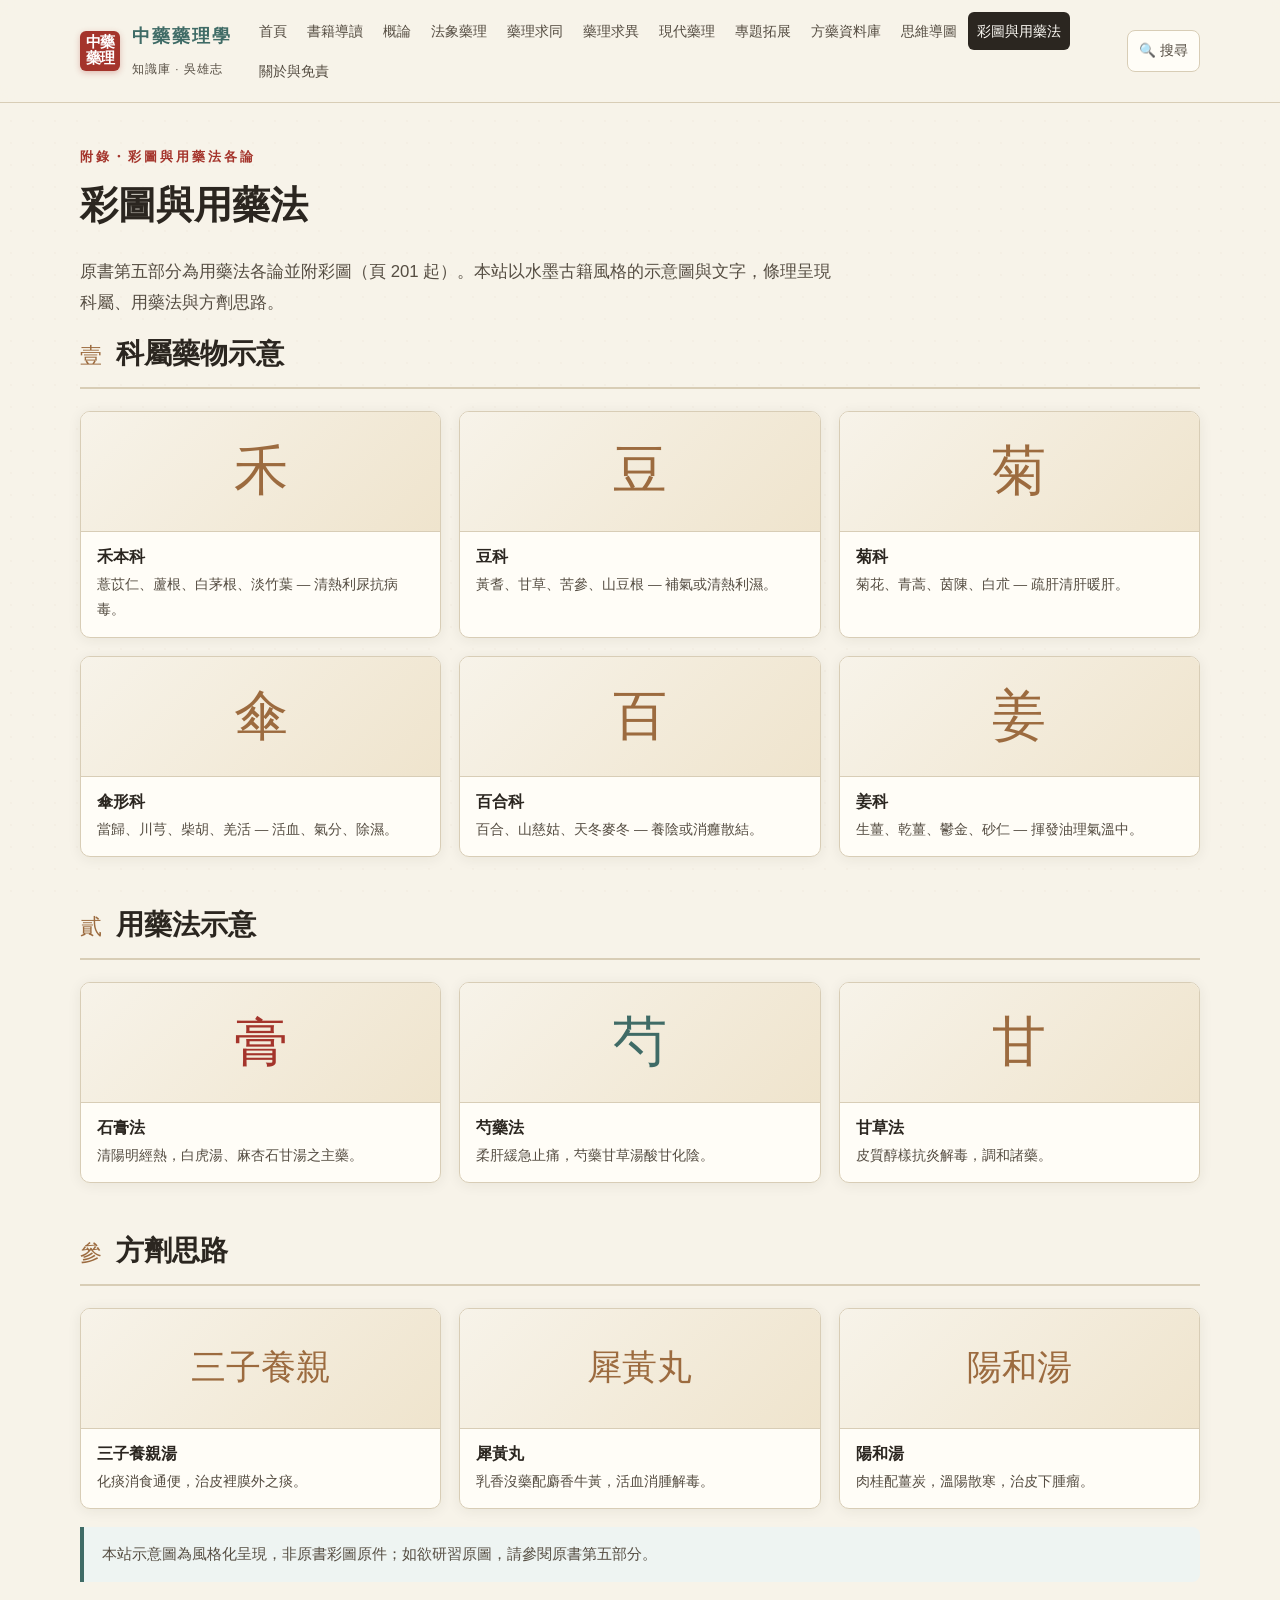
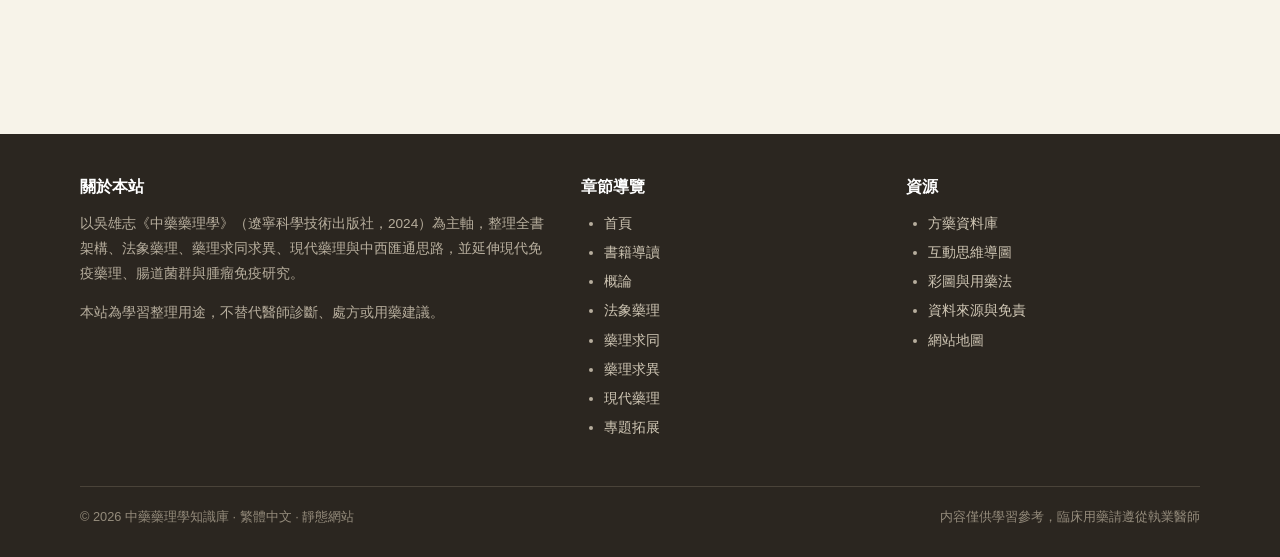
<file: gallery.html>
<!DOCTYPE html>
<html lang="zh-Hant">
<head>
<meta charset="UTF-8">
<meta name="viewport" content="width=device-width, initial-scale=1.0">
<title>彩圖與用藥法｜中藥藥理學知識庫</title>
<meta name="description" content="《中藥藥理學》第五部分彩圖與用藥法各論導覽：以水墨古籍風格呈現藥材科屬、用藥法則與方劑示意，並以文字條理呈現用藥思路。">
<link rel="stylesheet" href="assets/css/style.css">
<style>
.gallery-item{background:var(--white);border:1px solid var(--line);border-radius:var(--radius);overflow:hidden;box-shadow:var(--shadow)}
.gallery-item .fig{height:120px;display:grid;place-items:center;font-family:var(--serif);font-size:3.4rem;color:var(--ochre);background:linear-gradient(135deg,#f7f3e9,#efe4cd);border-bottom:1px solid var(--line)}
.gallery-item .cap{padding:14px 16px}
.gallery-item .cap h4{margin:0 0 4px;font-size:1rem}
.gallery-item .cap p{margin:0;font-size:.85rem;color:var(--ink-soft)}
</style>
</head>
<body>
<div id="site-header"></div>
<main><div class="wrap">

  <div class="kicker">附錄・彩圖與用藥法各論</div>
  <h1>彩圖與用藥法</h1>
  <p class="lead-text">原書第五部分為用藥法各論並附彩圖（頁 201 起）。本站以水墨古籍風格的示意圖與文字，條理呈現科屬、用藥法與方劑思路。</p>

  <section>
    <div class="section-head"><span class="no">壹</span><h2>科屬藥物示意</h2></div>
    <div class="grid grid-3">
      <div class="gallery-item"><div class="fig">禾</div><div class="cap"><h4>禾本科</h4><p>薏苡仁、蘆根、白茅根、淡竹葉 — 清熱利尿抗病毒。</p></div></div>
      <div class="gallery-item"><div class="fig">豆</div><div class="cap"><h4>豆科</h4><p>黃耆、甘草、苦參、山豆根 — 補氣或清熱利濕。</p></div></div>
      <div class="gallery-item"><div class="fig">菊</div><div class="cap"><h4>菊科</h4><p>菊花、青蒿、茵陳、白朮 — 疏肝清肝暖肝。</p></div></div>
      <div class="gallery-item"><div class="fig">傘</div><div class="cap"><h4>傘形科</h4><p>當歸、川芎、柴胡、羌活 — 活血、氣分、除濕。</p></div></div>
      <div class="gallery-item"><div class="fig">百</div><div class="cap"><h4>百合科</h4><p>百合、山慈姑、天冬麥冬 — 養陰或消癰散結。</p></div></div>
      <div class="gallery-item"><div class="fig">姜</div><div class="cap"><h4>姜科</h4><p>生薑、乾薑、鬱金、砂仁 — 揮發油理氣溫中。</p></div></div>
    </div>
  </section>

  <section>
    <div class="section-head"><span class="no">貳</span><h2>用藥法示意</h2></div>
    <div class="grid grid-3">
      <div class="gallery-item"><div class="fig" style="color:var(--cinnabar)">膏</div><div class="cap"><h4>石膏法</h4><p>清陽明經熱，白虎湯、麻杏石甘湯之主藥。</p></div></div>
      <div class="gallery-item"><div class="fig" style="color:var(--cyan)">芍</div><div class="cap"><h4>芍藥法</h4><p>柔肝緩急止痛，芍藥甘草湯酸甘化陰。</p></div></div>
      <div class="gallery-item"><div class="fig" style="color:var(--ochre)">甘</div><div class="cap"><h4>甘草法</h4><p>皮質醇樣抗炎解毒，調和諸藥。</p></div></div>
    </div>
  </section>

  <section>
    <div class="section-head"><span class="no">參</span><h2>方劑思路</h2></div>
    <div class="grid grid-3">
      <div class="gallery-item"><div class="fig" style="font-size:2.2rem">三子養親</div><div class="cap"><h4>三子養親湯</h4><p>化痰消食通便，治皮裡膜外之痰。</p></div></div>
      <div class="gallery-item"><div class="fig" style="font-size:2.2rem">犀黃丸</div><div class="cap"><h4>犀黃丸</h4><p>乳香沒藥配麝香牛黃，活血消腫解毒。</p></div></div>
      <div class="gallery-item"><div class="fig" style="font-size:2.2rem">陽和湯</div><div class="cap"><h4>陽和湯</h4><p>肉桂配薑炭，溫陽散寒，治皮下腫瘤。</p></div></div>
    </div>
    <div class="note">本站示意圖為風格化呈現，非原書彩圖原件；如欲研習原圖，請參閱原書第五部分。</div>
  </section>

</div></main>
<div id="site-footer"></div>
<script src="assets/js/data.js"></script>
<script src="assets/js/content.js"></script>
<script src="assets/js/content-render.js"></script><script src="assets/js/common.js"></script><script src="assets/js/app.js"></script>
</body>
</html>
</file>
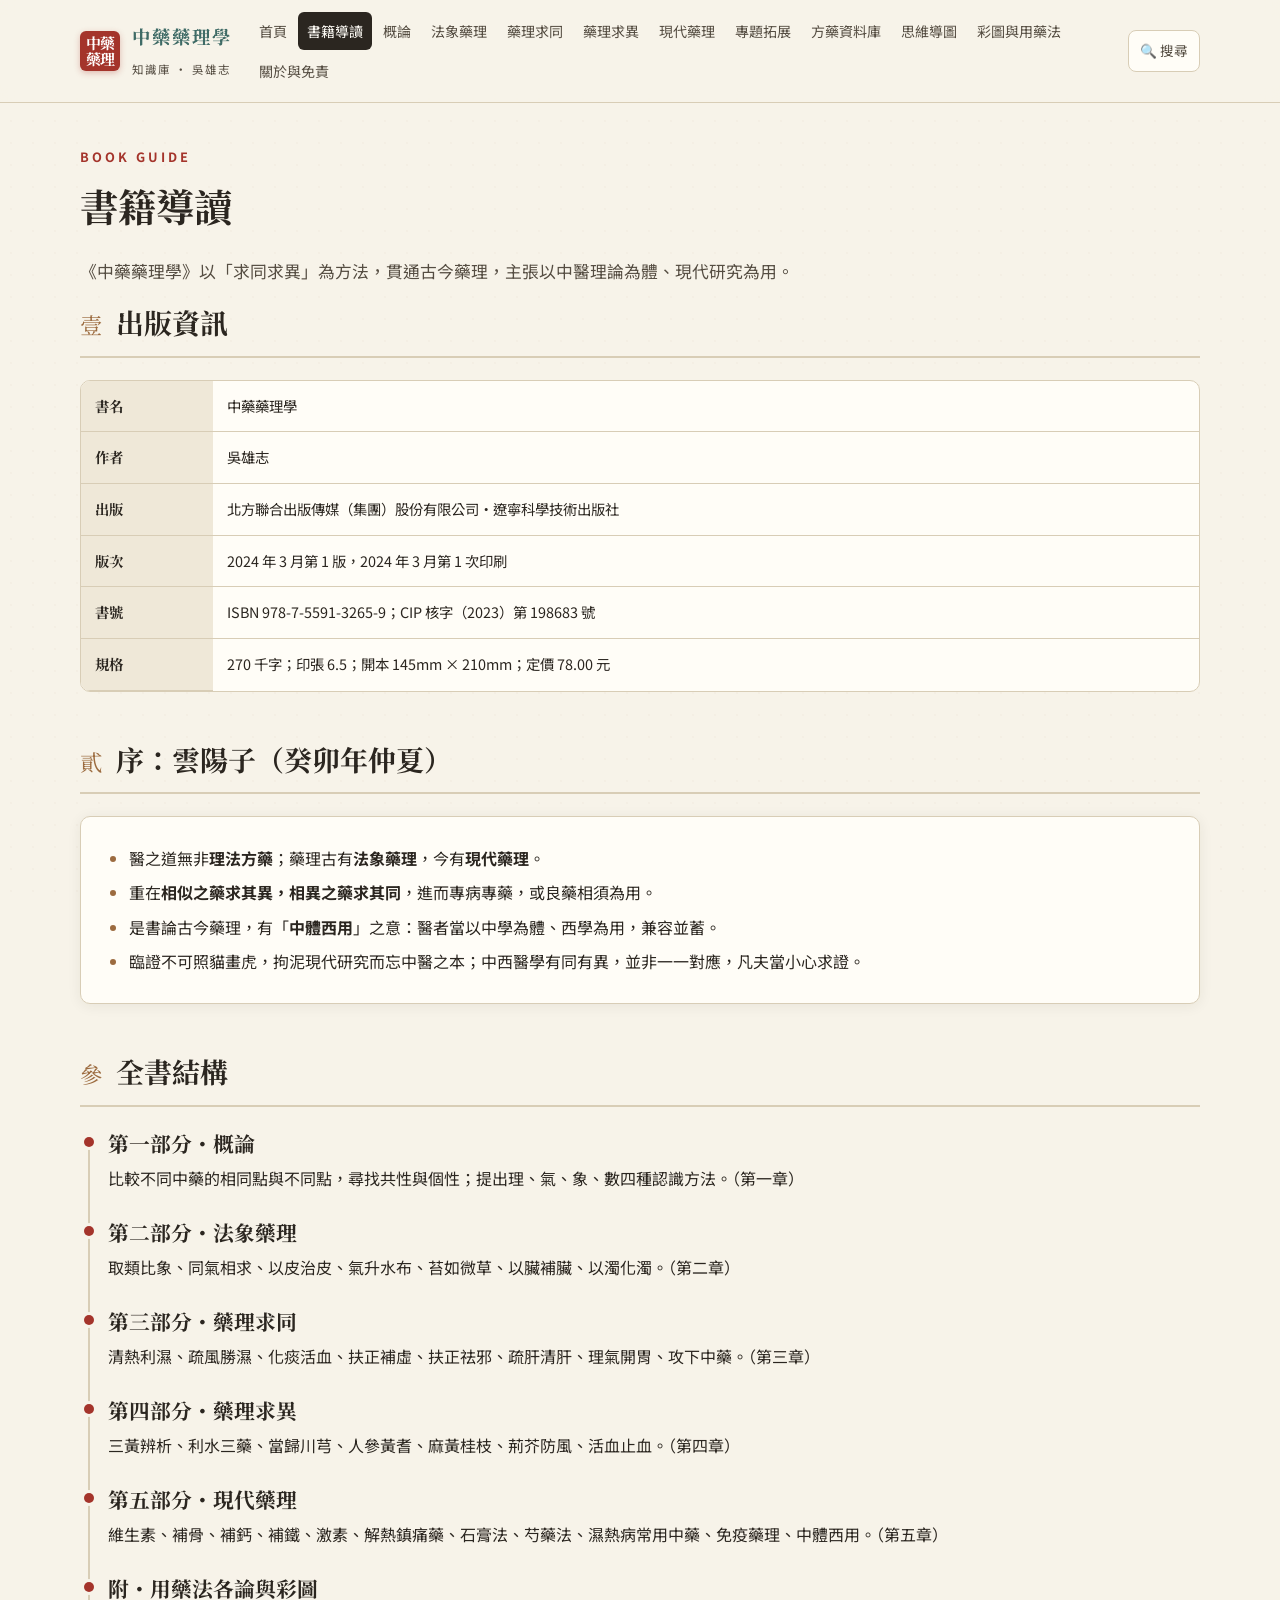
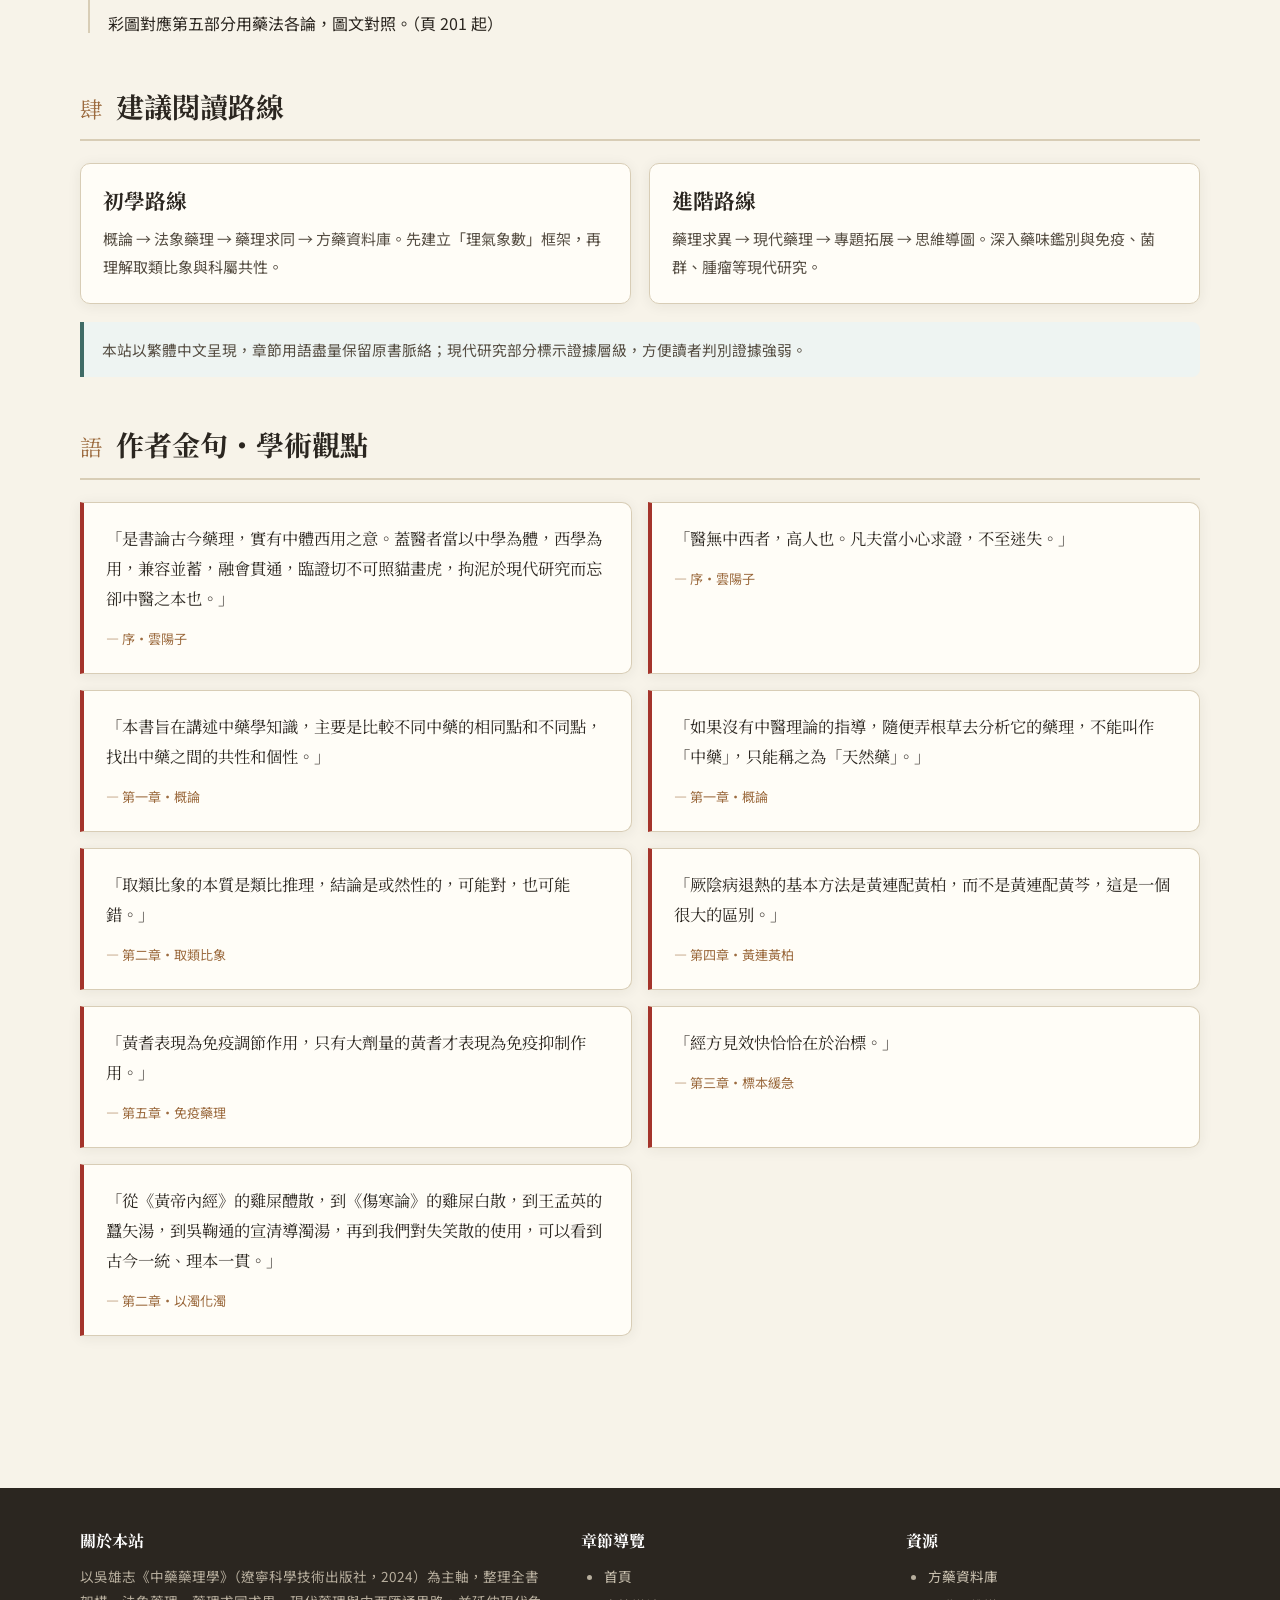
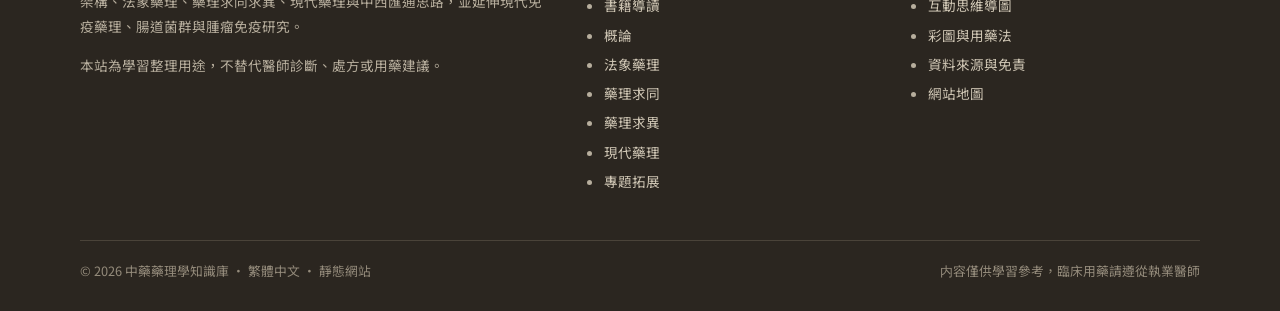
<file: guide.html>
<!DOCTYPE html>
<html lang="zh-Hant">
<head>
<meta charset="UTF-8">
<meta name="viewport" content="width=device-width, initial-scale=1.0">
<title>書籍導讀｜中藥藥理學知識庫</title>
<meta name="description" content="《中藥藥理學》一書導讀：作者吳雄志、出版資訊、雲陽子序核心觀點，以及全書五大部分（概論、法象藥理、藥理求同、藥理求異、現代藥理）的結構說明。">
<link rel="stylesheet" href="assets/css/style.css">
<link rel="preconnect" href="https://fonts.googleapis.com"><link rel="preconnect" href="https://fonts.gstatic.com" crossorigin>
<link href="https://fonts.googleapis.com/css2?family=Noto+Sans+TC:wght@400;500;700&family=Noto+Serif+TC:wght@400;700&display=swap" rel="stylesheet">
</head>
<body>
<div id="site-header"></div>
<main><div class="wrap">

  <div class="kicker">Book Guide</div>
  <h1>書籍導讀</h1>
  <p class="lead-text">《中藥藥理學》以「求同求異」為方法，貫通古今藥理，主張以中醫理論為體、現代研究為用。</p>

  <section>
    <div class="section-head"><span class="no">壹</span><h2>出版資訊</h2></div>
    <div class="table-wrap"><table>
      <tbody>
        <tr><th>書名</th><td>中藥藥理學</td></tr>
        <tr><th>作者</th><td>吳雄志</td></tr>
        <tr><th>出版</th><td>北方聯合出版傳媒（集團）股份有限公司・遼寧科學技術出版社</td></tr>
        <tr><th>版次</th><td>2024 年 3 月第 1 版，2024 年 3 月第 1 次印刷</td></tr>
        <tr><th>書號</th><td>ISBN 978-7-5591-3265-9；CIP 核字（2023）第 198683 號</td></tr>
        <tr><th>規格</th><td>270 千字；印張 6.5；開本 145mm × 210mm；定價 78.00 元</td></tr>
      </tbody>
    </table></div>
  </section>

  <section>
    <div class="section-head"><span class="no">貳</span><h2>序：雲陽子（癸卯年仲夏）</h2></div>
    <div class="list-block">
      <ul>
        <li>醫之道無非<strong>理法方藥</strong>；藥理古有<strong>法象藥理</strong>，今有<strong>現代藥理</strong>。</li>
        <li>重在<strong>相似之藥求其異，相異之藥求其同</strong>，進而專病專藥，或良藥相須為用。</li>
        <li>是書論古今藥理，有「<strong>中體西用</strong>」之意：醫者當以中學為體、西學為用，兼容並蓄。</li>
        <li>臨證不可照貓畫虎，拘泥現代研究而忘中醫之本；中西醫學有同有異，並非一一對應，凡夫當小心求證。</li>
      </ul>
    </div>
  </section>

  <section>
    <div class="section-head"><span class="no">參</span><h2>全書結構</h2></div>
    <div class="timeline">
      <div class="timeline-item"><h3>第一部分・概論</h3><p>比較不同中藥的相同點與不同點，尋找共性與個性；提出理、氣、象、數四種認識方法。（第一章）</p></div>
      <div class="timeline-item"><h3>第二部分・法象藥理</h3><p>取類比象、同氣相求、以皮治皮、氣升水布、苔如微草、以臟補臟、以濁化濁。（第二章）</p></div>
      <div class="timeline-item"><h3>第三部分・藥理求同</h3><p>清熱利濕、疏風勝濕、化痰活血、扶正補虛、扶正祛邪、疏肝清肝、理氣開胃、攻下中藥。（第三章）</p></div>
      <div class="timeline-item"><h3>第四部分・藥理求異</h3><p>三黃辨析、利水三藥、當歸川芎、人參黃耆、麻黃桂枝、荊芥防風、活血止血。（第四章）</p></div>
      <div class="timeline-item"><h3>第五部分・現代藥理</h3><p>維生素、補骨、補鈣、補鐵、激素、解熱鎮痛藥、石膏法、芍藥法、濕熱病常用中藥、免疫藥理、中體西用。（第五章）</p></div>
      <div class="timeline-item"><h3>附・用藥法各論與彩圖</h3><p>彩圖對應第五部分用藥法各論，圖文對照。（頁 201 起）</p></div>
    </div>
  </section>

  <section>
    <div class="section-head"><span class="no">肆</span><h2>建議閱讀路線</h2></div>
    <div class="grid grid-2">
      <div class="card"><h3>初學路線</h3><p>概論 → 法象藥理 → 藥理求同 → 方藥資料庫。先建立「理氣象數」框架，再理解取類比象與科屬共性。</p></div>
      <div class="card"><h3>進階路線</h3><p>藥理求異 → 現代藥理 → 專題拓展 → 思維導圖。深入藥味鑑別與免疫、菌群、腫瘤等現代研究。</p></div>
    </div>
    <div class="note">本站以繁體中文呈現，章節用語盡量保留原書脈絡；現代研究部分標示證據層級，方便讀者判別證據強弱。</div>
  </section>


<section id="deep-quotes" class="deep-section"></section>
</div></main>
<div id="site-footer"></div>
<script src="assets/js/data.js"></script>
<script src="assets/js/content.js"></script>
<script src="assets/js/content-render.js"></script><script src="assets/js/common.js"></script><script src="assets/js/app.js"></script>
</body>
</html>
</file>
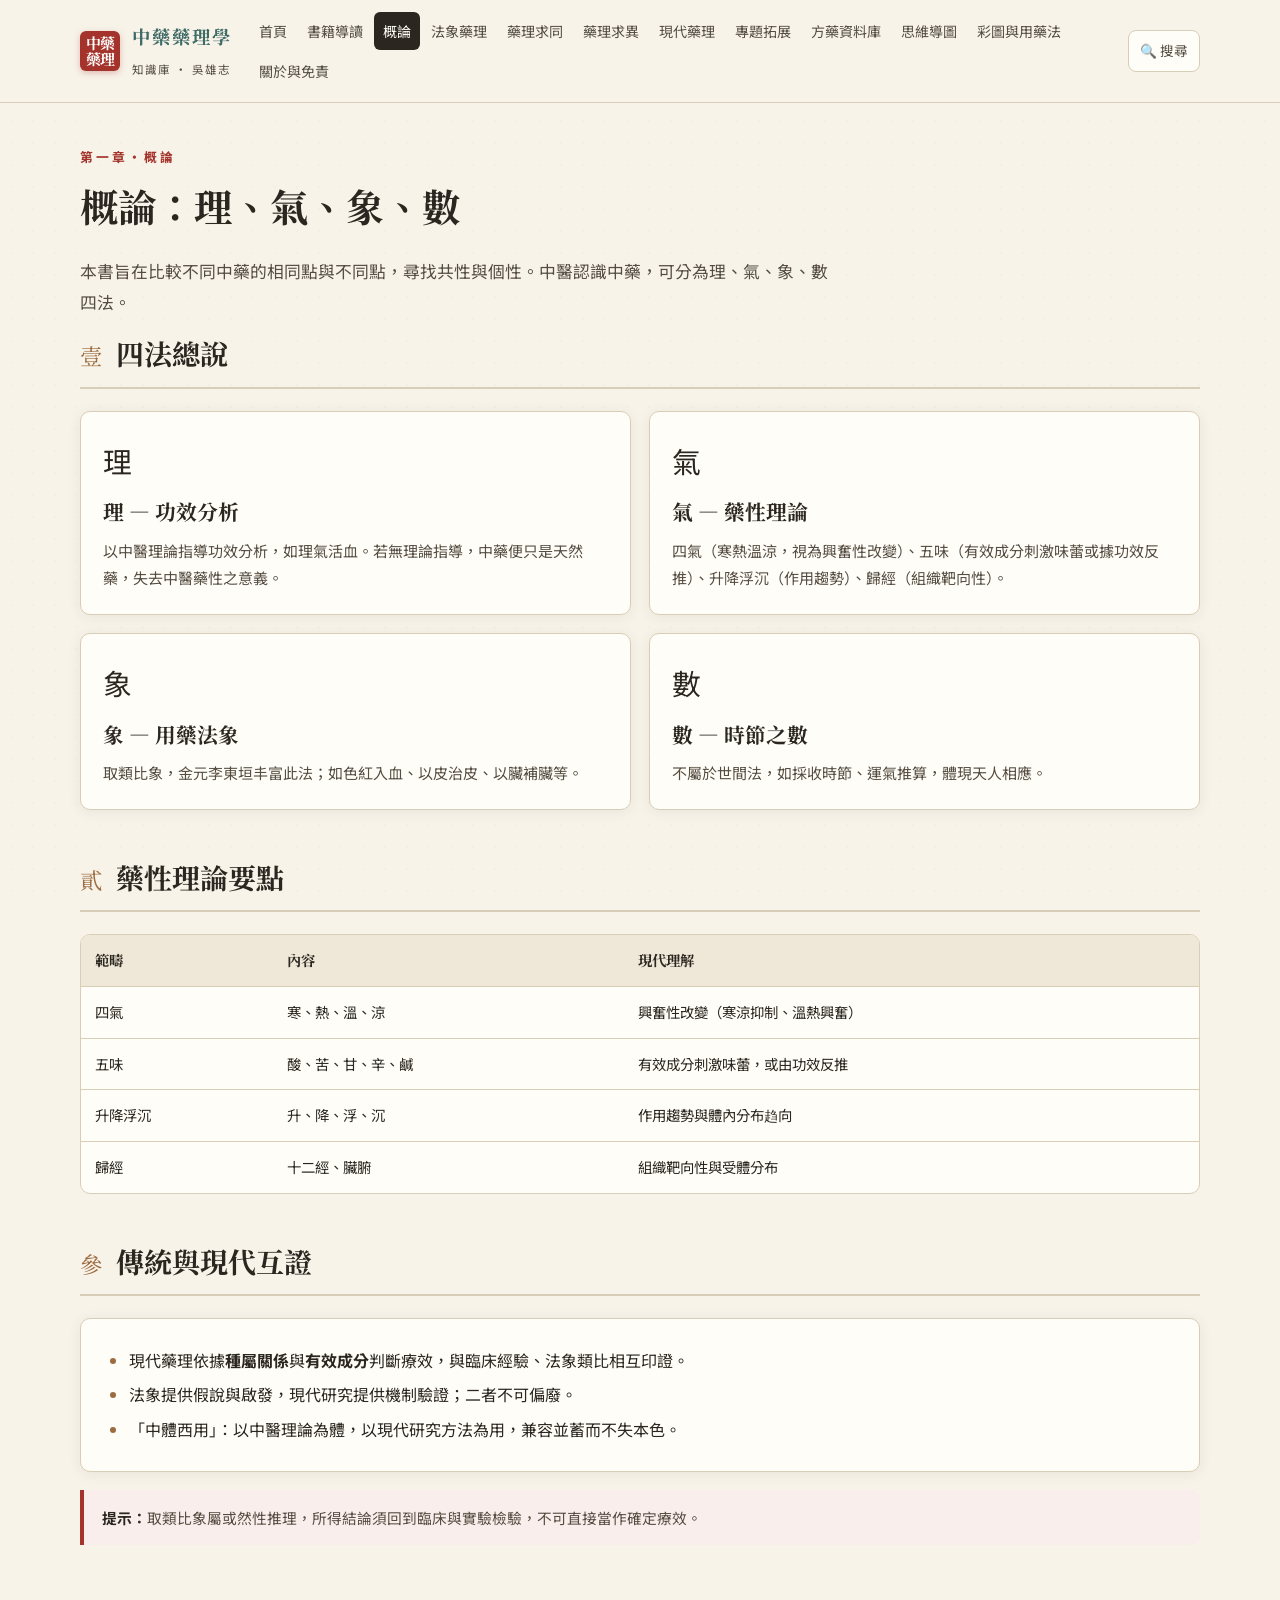
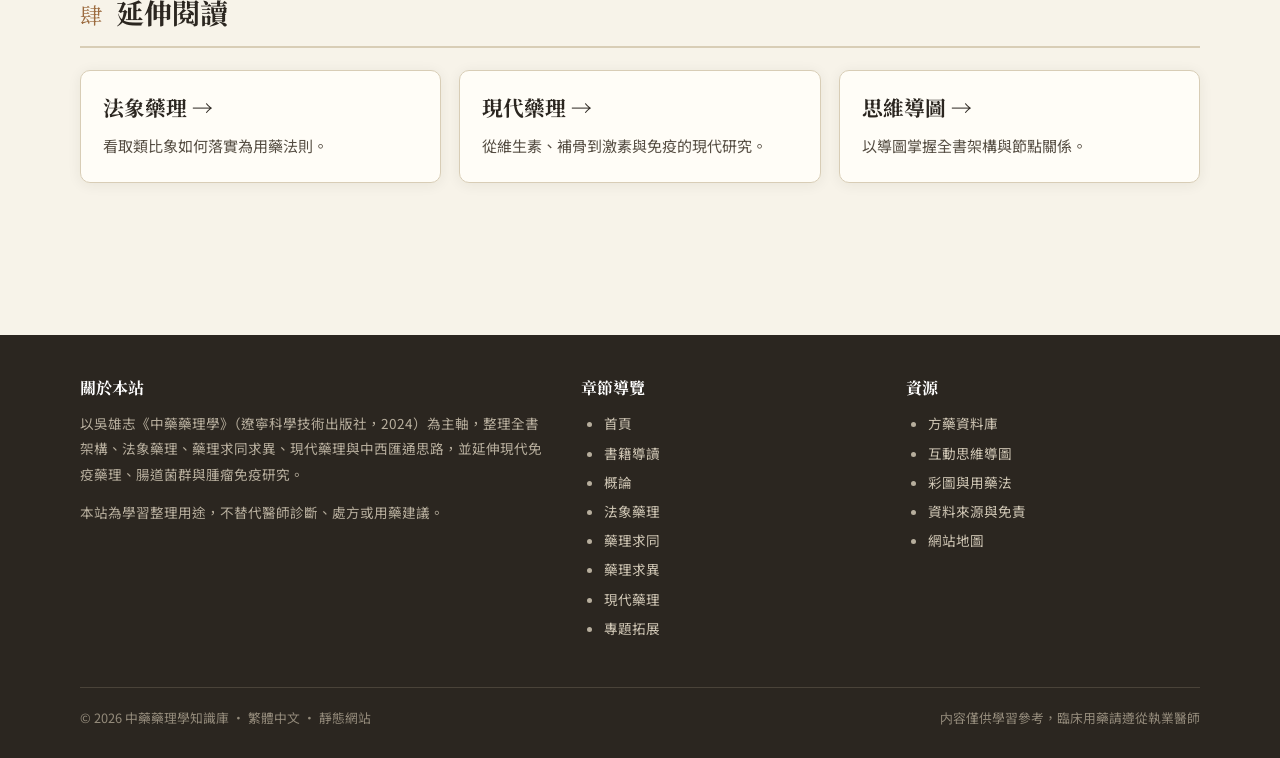
<file: intro.html>
<!DOCTYPE html>
<html lang="zh-Hant">
<head>
<meta charset="UTF-8">
<meta name="viewport" content="width=device-width, initial-scale=1.0">
<title>概論：理氣象數｜中藥藥理學知識庫</title>
<meta name="description" content="《中藥藥理學》概論：以理、氣、象、數四法認識中藥，四氣五味升降浮沉歸經的藥性理論，以及傳統藥理與現代藥理的互證關係。">
<link rel="stylesheet" href="assets/css/style.css">
<link rel="preconnect" href="https://fonts.googleapis.com"><link rel="preconnect" href="https://fonts.gstatic.com" crossorigin>
<link href="https://fonts.googleapis.com/css2?family=Noto+Sans+TC:wght@400;500;700&family=Noto+Serif+TC:wght@400;700&display=swap" rel="stylesheet">
</head>
<body>
<div id="site-header"></div>
<main><div class="wrap">

  <div class="kicker">第一章・概論</div>
  <h1>概論：理、氣、象、數</h1>
  <p class="lead-text">本書旨在比較不同中藥的相同點與不同點，尋找共性與個性。中醫認識中藥，可分為理、氣、象、數四法。</p>

  <section>
    <div class="section-head"><span class="no">壹</span><h2>四法總說</h2></div>
    <div class="grid grid-2">
      <div class="card"><div class="card-icon">理</div><h3>理 — 功效分析</h3><p>以中醫理論指導功效分析，如理氣活血。若無理論指導，中藥便只是天然藥，失去中醫藥性之意義。</p></div>
      <div class="card"><div class="card-icon">氣</div><h3>氣 — 藥性理論</h3><p>四氣（寒熱溫涼，視為興奮性改變）、五味（有效成分刺激味蕾或據功效反推）、升降浮沉（作用趨勢）、歸經（組織靶向性）。</p></div>
      <div class="card"><div class="card-icon">象</div><h3>象 — 用藥法象</h3><p>取類比象，金元李東垣丰富此法；如色紅入血、以皮治皮、以臟補臟等。</p></div>
      <div class="card"><div class="card-icon">數</div><h3>數 — 時節之數</h3><p>不屬於世間法，如採收時節、運氣推算，體現天人相應。</p></div>
    </div>
  </section>

  <section>
    <div class="section-head"><span class="no">貳</span><h2>藥性理論要點</h2></div>
    <div class="table-wrap"><table>
      <thead><tr><th>範疇</th><th>內容</th><th>現代理解</th></tr></thead>
      <tbody>
        <tr><td>四氣</td><td>寒、熱、溫、涼</td><td>興奮性改變（寒涼抑制、溫熱興奮）</td></tr>
        <tr><td>五味</td><td>酸、苦、甘、辛、鹹</td><td>有效成分刺激味蕾，或由功效反推</td></tr>
        <tr><td>升降浮沉</td><td>升、降、浮、沉</td><td>作用趨勢與體內分布趋向</td></tr>
        <tr><td>歸經</td><td>十二經、臟腑</td><td>組織靶向性與受體分布</td></tr>
      </tbody>
    </table></div>
  </section>

  <section>
    <div class="section-head"><span class="no">參</span><h2>傳統與現代互證</h2></div>
    <div class="list-block">
      <ul>
        <li>現代藥理依據<strong>種屬關係</strong>與<strong>有效成分</strong>判斷療效，與臨床經驗、法象類比相互印證。</li>
        <li>法象提供假說與啟發，現代研究提供機制驗證；二者不可偏廢。</li>
        <li>「中體西用」：以中醫理論為體，以現代研究方法為用，兼容並蓄而不失本色。</li>
      </ul>
    </div>
    <div class="note warn"><strong>提示：</strong>取類比象屬或然性推理，所得結論須回到臨床與實驗檢驗，不可直接當作確定療效。</div>
  </section>

  <section>
    <div class="section-head"><span class="no">肆</span><h2>延伸閱讀</h2></div>
    <div class="grid grid-3">
      <a class="card card-link" href="faxiang.html"><h3>法象藥理 →</h3><p>看取類比象如何落實為用藥法則。</p></a>
      <a class="card card-link" href="modern.html"><h3>現代藥理 →</h3><p>從維生素、補骨到激素與免疫的現代研究。</p></a>
      <a class="card card-link" href="mindmap.html"><h3>思維導圖 →</h3><p>以導圖掌握全書架構與節點關係。</p></a>
    </div>
  </section>

</div></main>
<div id="site-footer"></div>
<script src="assets/js/data.js"></script>
<script src="assets/js/content.js"></script>
<script src="assets/js/content-render.js"></script><script src="assets/js/common.js"></script><script src="assets/js/app.js"></script>
</body>
</html>
</file>
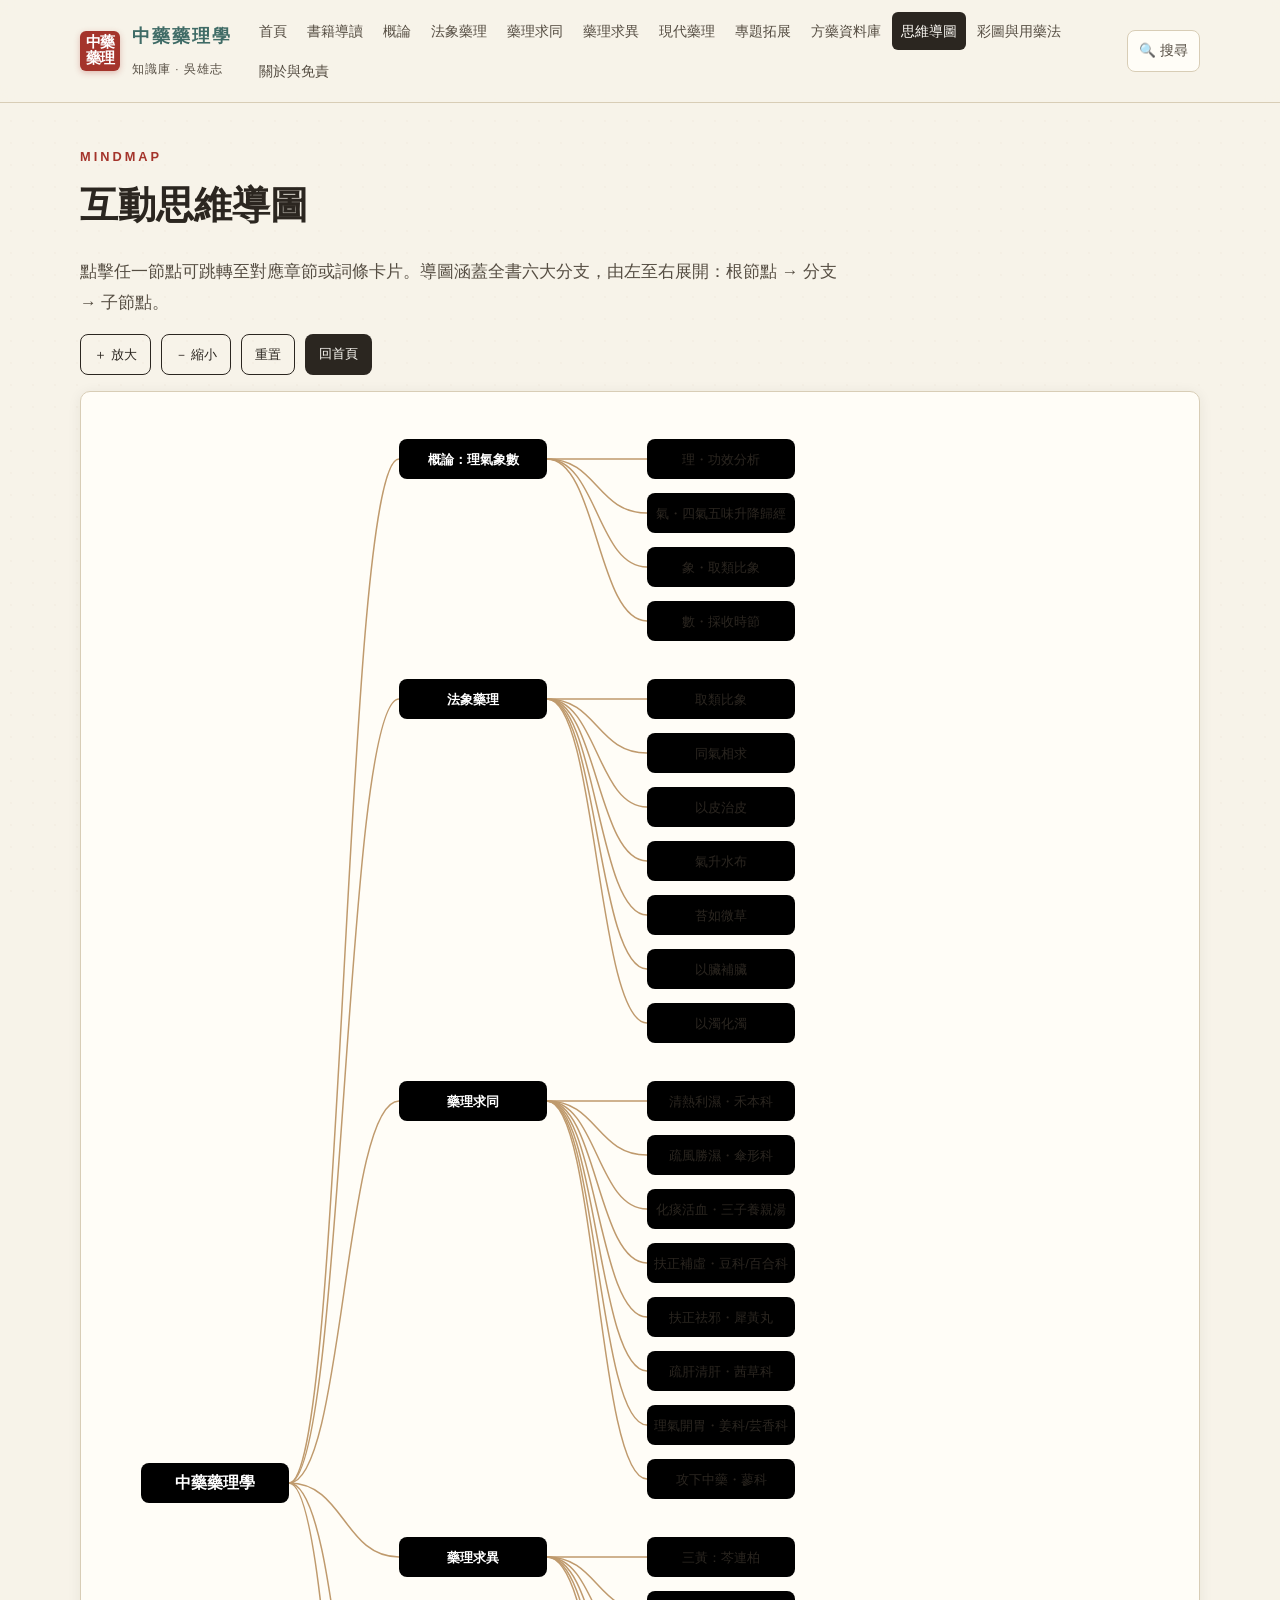
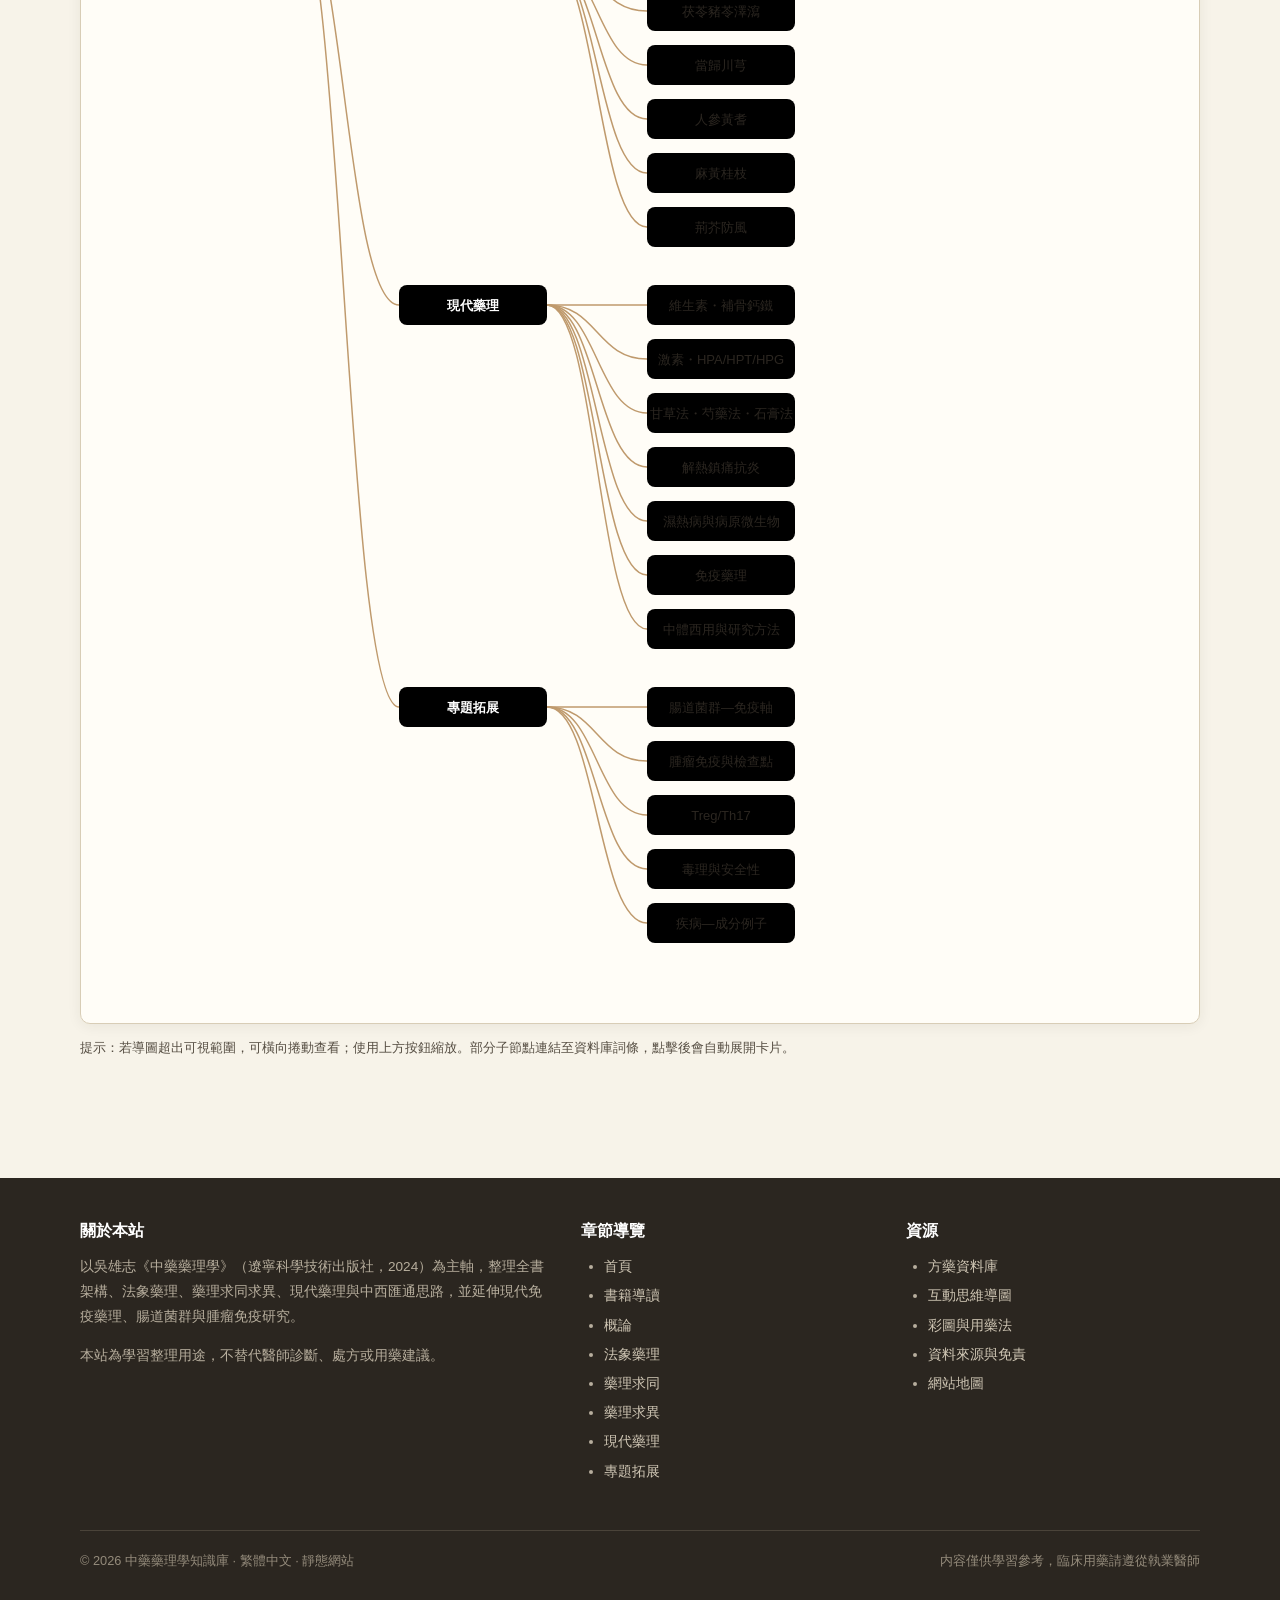
<file: mindmap.html>
<!DOCTYPE html>
<html lang="zh-Hant">
<head>
<meta charset="UTF-8">
<meta name="viewport" content="width=device-width, initial-scale=1.0">
<title>思維導圖｜中藥藥理學知識庫</title>
<meta name="description" content="互動式思維導圖：以概論、法象藥理、藥理求同、藥理求異、現代藥理、專題拓展六大分支呈現《中藥藥理學》全書架構，節點可點擊導覽。">
<link rel="stylesheet" href="assets/css/style.css">
</head>
<body>
<div id="site-header"></div>
<main><div class="wrap">

  <div class="kicker">Mindmap</div>
  <h1>互動思維導圖</h1>
  <p class="lead-text">點擊任一節點可跳轉至對應章節或詞條卡片。導圖涵蓋全書六大分支，由左至右展開：根節點 → 分支 → 子節點。</p>

  <div class="mindmap-toolbar">
    <button class="btn btn-outline btn-sm" id="zoomIn">＋ 放大</button>
    <button class="btn btn-outline btn-sm" id="zoomOut">－ 縮小</button>
    <button class="btn btn-outline btn-sm" id="zoomReset">重置</button>
    <a class="btn btn-primary btn-sm" href="index.html">回首頁</a>
  </div>

  <div class="mindmap-wrap">
    <svg id="mindmapSvg" xmlns="http://www.w3.org/2000/svg" role="img" aria-label="中藥藥理學思維導圖"></svg>
  </div>
  <p class="mm-hint">提示：若導圖超出可視範圍，可橫向捲動查看；使用上方按鈕縮放。部分子節點連結至資料庫詞條，點擊後會自動展開卡片。</p>

</div></main>
<div id="site-footer"></div>
<script src="assets/js/data.js"></script>
<script src="assets/js/content.js"></script>
<script src="assets/js/content-render.js"></script><script src="assets/js/common.js"></script><script src="assets/js/app.js"></script>
</body>
</html>
</file>
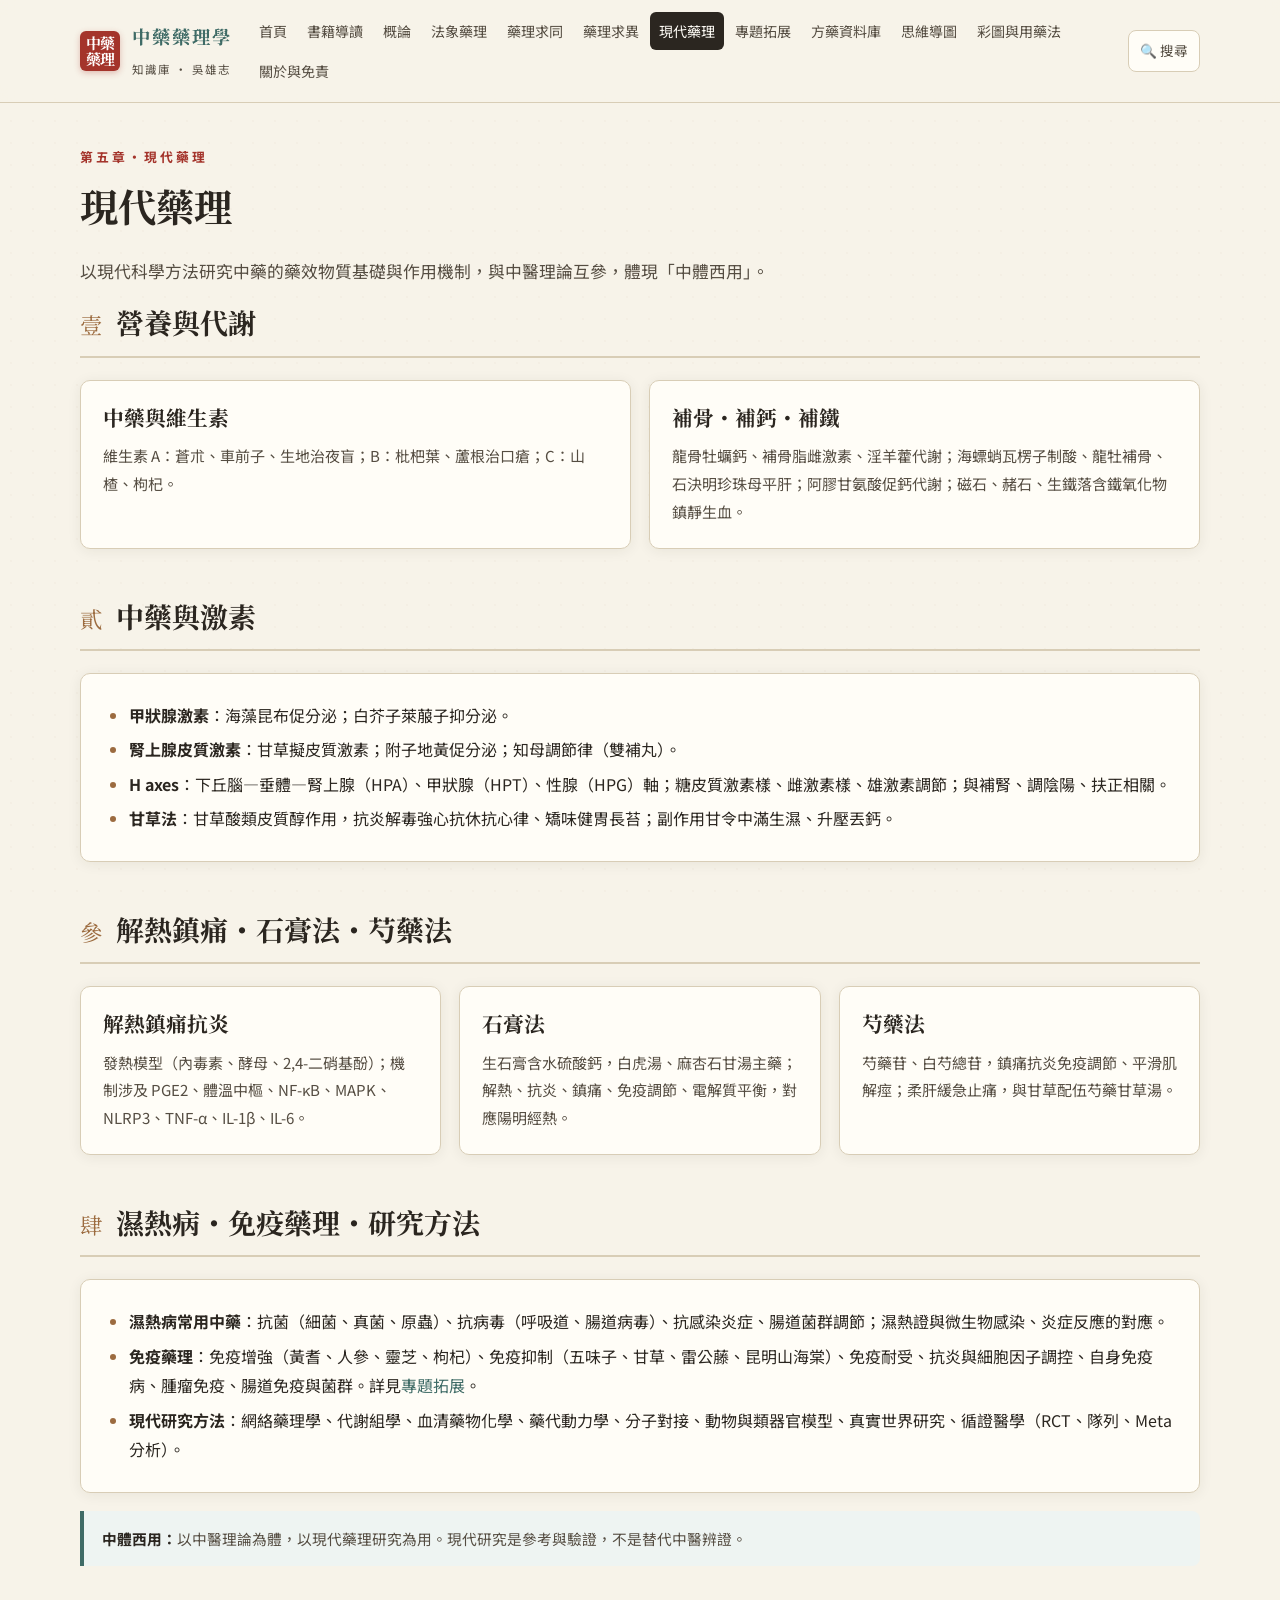
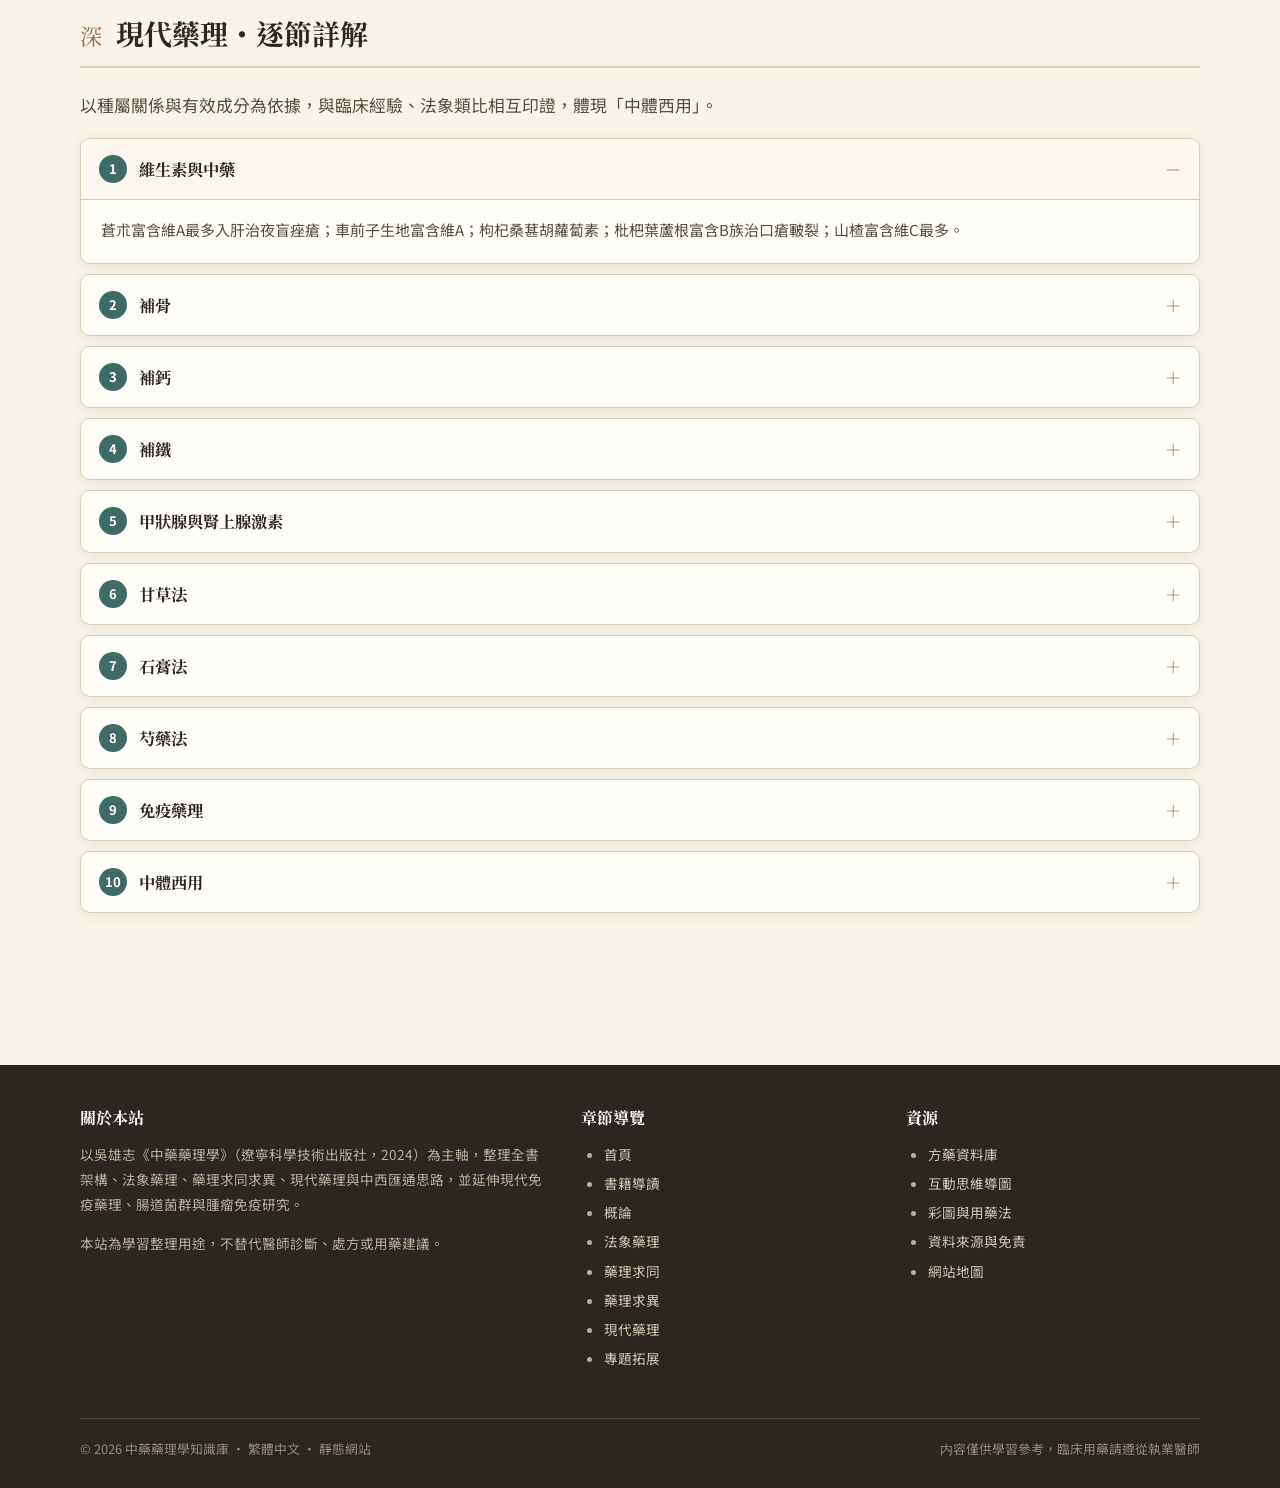
<file: modern.html>
<!DOCTYPE html>
<html lang="zh-Hant">
<head>
<meta charset="UTF-8">
<meta name="viewport" content="width=device-width, initial-scale=1.0">
<title>現代藥理｜中藥藥理學知識庫</title>
<meta name="description" content="第五章現代藥理：中藥與維生素、補骨、補鈣、補鐵、激素（HPA/HPT/HPG軸、甘草法）、解熱鎮痛、石膏法、芍藥法、濕熱病、免疫藥理與中體西用。">
<link rel="stylesheet" href="assets/css/style.css">
<link rel="preconnect" href="https://fonts.googleapis.com"><link rel="preconnect" href="https://fonts.gstatic.com" crossorigin>
<link href="https://fonts.googleapis.com/css2?family=Noto+Sans+TC:wght@400;500;700&family=Noto+Serif+TC:wght@400;700&display=swap" rel="stylesheet">
</head>
<body>
<div id="site-header"></div>
<main><div class="wrap">

  <div class="kicker">第五章・現代藥理</div>
  <h1>現代藥理</h1>
  <p class="lead-text">以現代科學方法研究中藥的藥效物質基礎與作用機制，與中醫理論互參，體現「中體西用」。</p>

  <section>
    <div class="section-head"><span class="no">壹</span><h2>營養與代謝</h2></div>
    <div class="grid grid-2">
      <div class="card"><h3>中藥與維生素</h3><p>維生素 A：蒼朮、車前子、生地治夜盲；B：枇杷葉、蘆根治口瘡；C：山楂、枸杞。</p></div>
      <div class="card"><h3>補骨・補鈣・補鐵</h3><p>龍骨牡蠣鈣、補骨脂雌激素、淫羊藿代謝；海螵蛸瓦楞子制酸、龍牡補骨、石決明珍珠母平肝；阿膠甘氨酸促鈣代謝；磁石、赭石、生鐵落含鐵氧化物鎮靜生血。</p></div>
    </div>
  </section>

  <section>
    <div class="section-head"><span class="no">貳</span><h2>中藥與激素</h2></div>
    <div class="list-block"><ul>
      <li><strong>甲狀腺激素</strong>：海藻昆布促分泌；白芥子萊菔子抑分泌。</li>
      <li><strong>腎上腺皮質激素</strong>：甘草擬皮質激素；附子地黃促分泌；知母調節律（雙補丸）。</li>
      <li><strong>H axes</strong>：下丘腦—垂體—腎上腺（HPA）、甲狀腺（HPT）、性腺（HPG）軸；糖皮質激素樣、雌激素樣、雄激素調節；與補腎、調陰陽、扶正相關。</li>
      <li><strong>甘草法</strong>：甘草酸類皮質醇作用，抗炎解毒強心抗休抗心律、矯味健胃長苔；副作用甘令中滿生濕、升壓丟鈣。</li>
    </ul></div>
  </section>

  <section>
    <div class="section-head"><span class="no">參</span><h2>解熱鎮痛・石膏法・芍藥法</h2></div>
    <div class="grid grid-3">
      <div class="card"><h3>解熱鎮痛抗炎</h3><p>發熱模型（內毒素、酵母、2,4-二硝基酚）；機制涉及 PGE2、體溫中樞、NF-κB、MAPK、NLRP3、TNF-α、IL-1β、IL-6。</p></div>
      <div class="card"><h3>石膏法</h3><p>生石膏含水硫酸鈣，白虎湯、麻杏石甘湯主藥；解熱、抗炎、鎮痛、免疫調節、電解質平衡，對應陽明經熱。</p></div>
      <div class="card"><h3>芍藥法</h3><p>芍藥苷、白芍總苷，鎮痛抗炎免疫調節、平滑肌解痙；柔肝緩急止痛，與甘草配伍芍藥甘草湯。</p></div>
    </div>
  </section>

  <section>
    <div class="section-head"><span class="no">肆</span><h2>濕熱病・免疫藥理・研究方法</h2></div>
    <div class="list-block"><ul>
      <li><strong>濕熱病常用中藥</strong>：抗菌（細菌、真菌、原蟲）、抗病毒（呼吸道、腸道病毒）、抗感染炎症、腸道菌群調節；濕熱證與微生物感染、炎症反應的對應。</li>
      <li><strong>免疫藥理</strong>：免疫增強（黃耆、人參、靈芝、枸杞）、免疫抑制（五味子、甘草、雷公藤、昆明山海棠）、免疫耐受、抗炎與細胞因子調控、自身免疫病、腫瘤免疫、腸道免疫與菌群。詳見<a href="topics.html">專題拓展</a>。</li>
      <li><strong>現代研究方法</strong>：網絡藥理學、代謝組學、血清藥物化學、藥代動力學、分子對接、動物與類器官模型、真實世界研究、循證醫學（RCT、隊列、Meta 分析）。</li>
    </ul></div>
    <div class="note"><strong>中體西用：</strong>以中醫理論為體，以現代藥理研究為用。現代研究是參考與驗證，不是替代中醫辨證。</div>
  </section>


<section id="deep-modern" class="deep-section"></section>
</div></main>
<div id="site-footer"></div>
<script src="assets/js/data.js"></script>
<script src="assets/js/content.js"></script>
<script src="assets/js/content-render.js"></script><script src="assets/js/common.js"></script><script src="assets/js/app.js"></script>
</body>
</html>
</file>
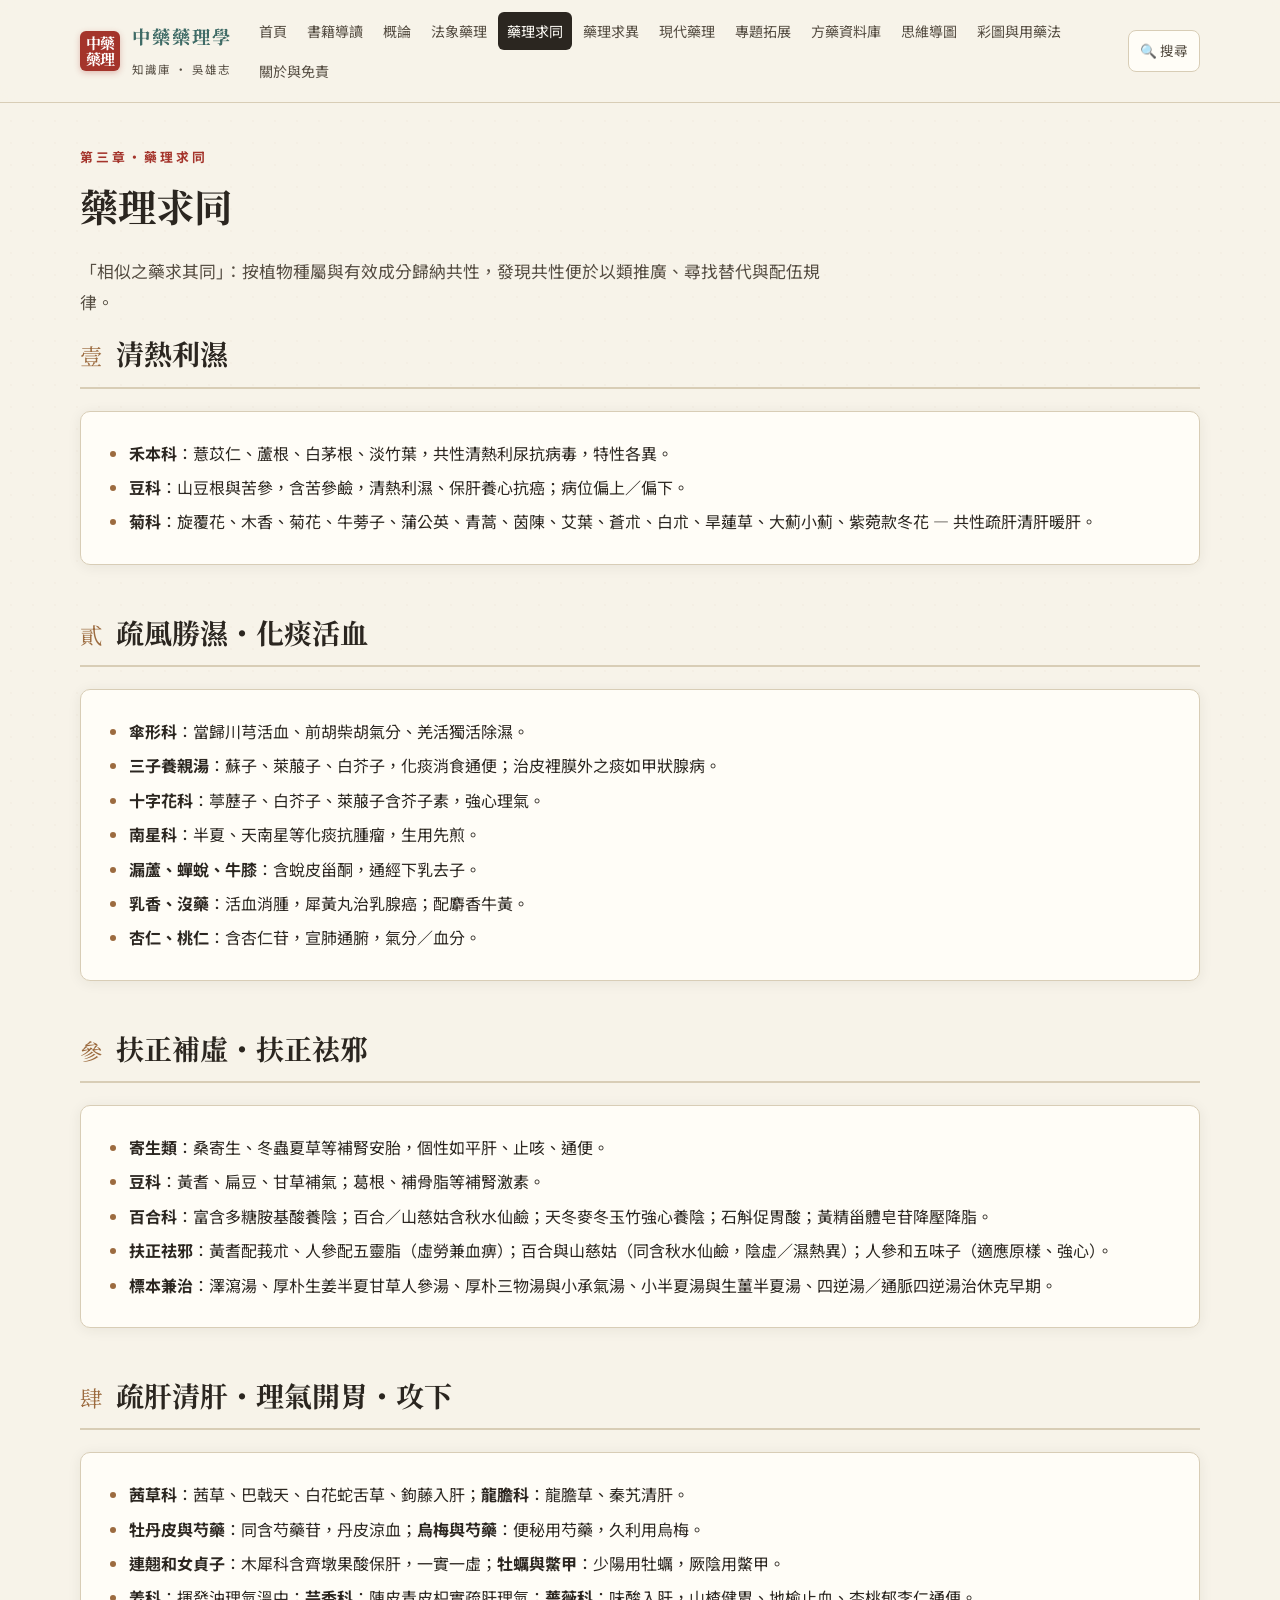
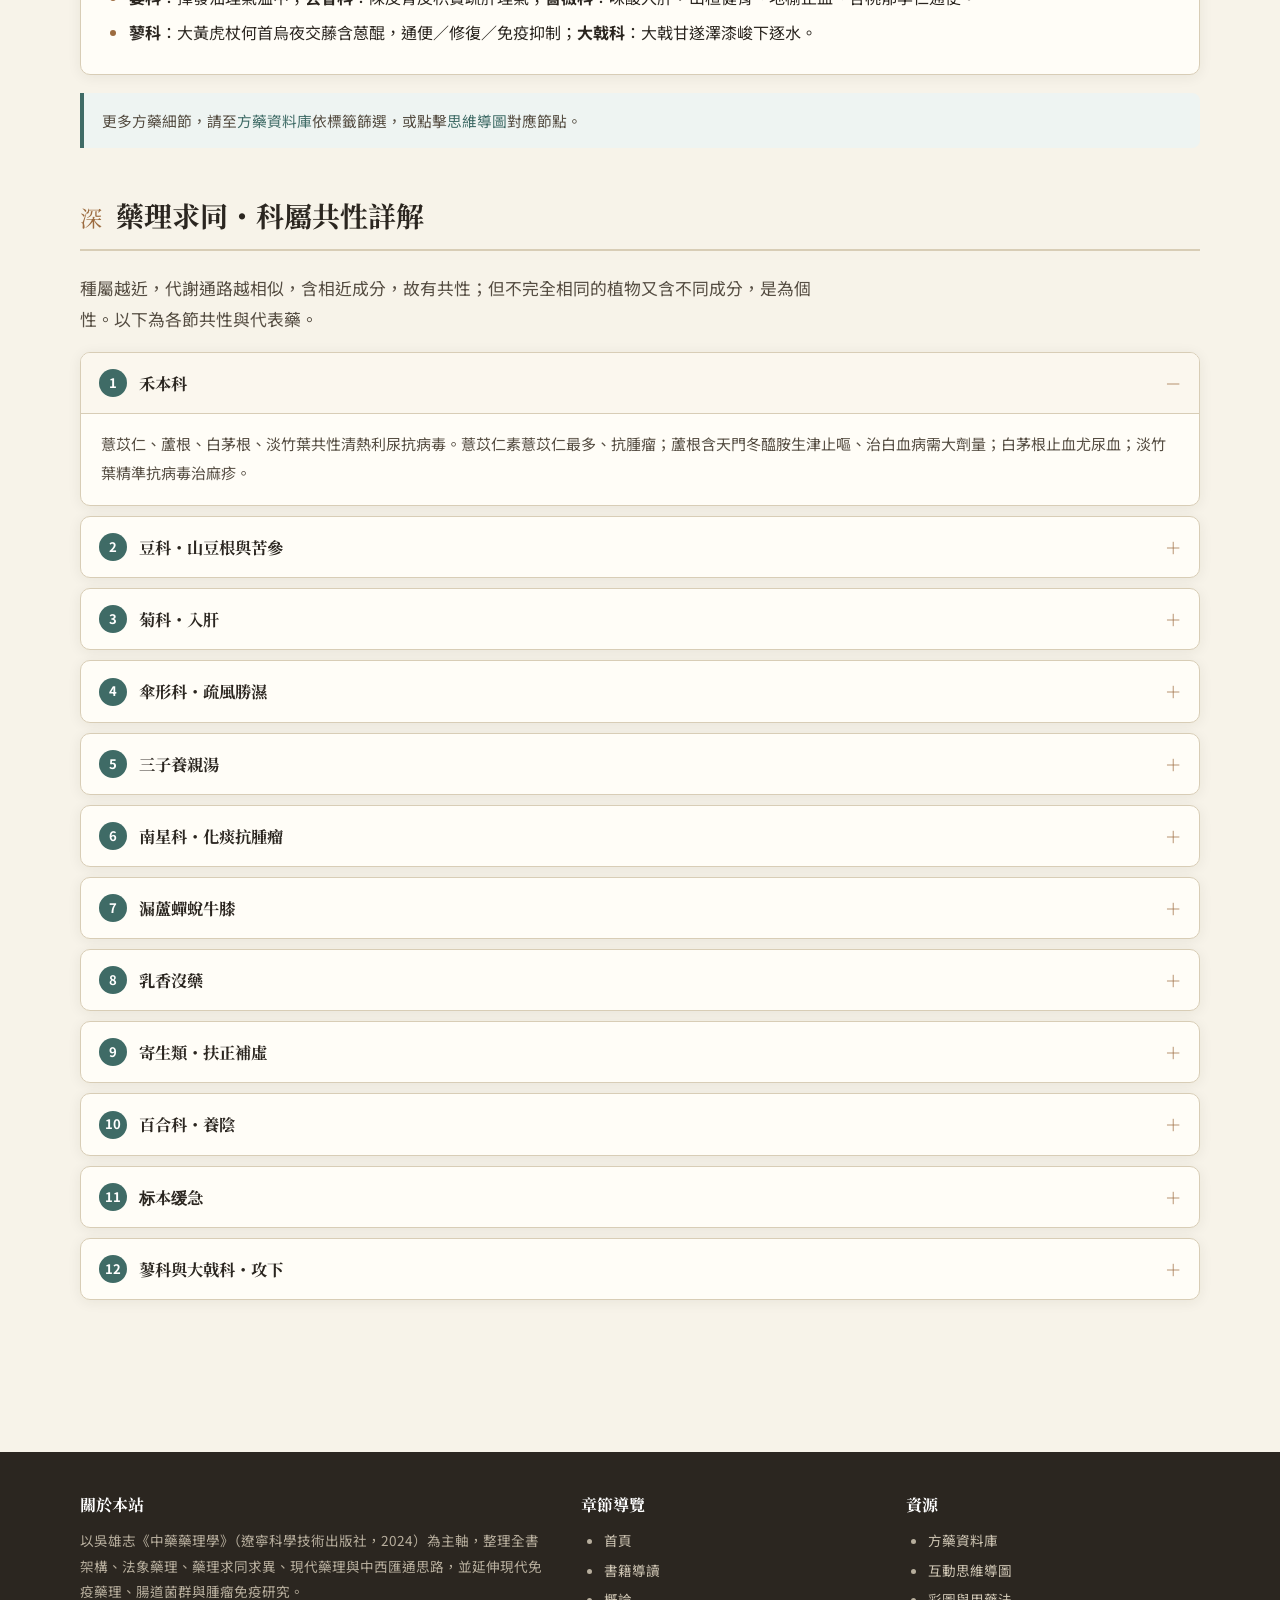
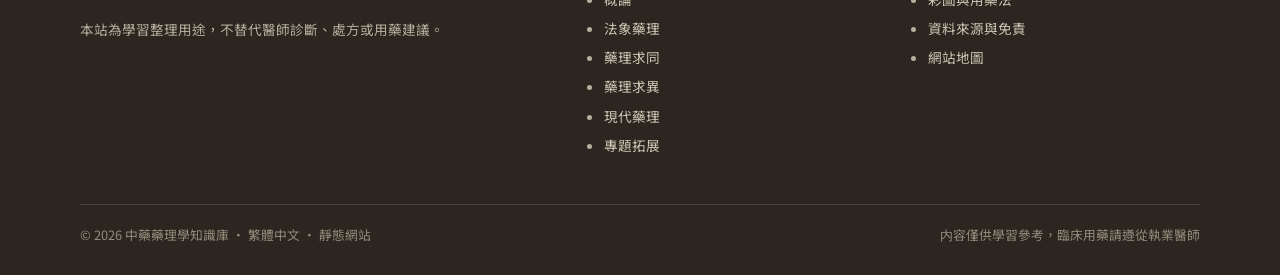
<file: qiutong.html>
<!DOCTYPE html>
<html lang="zh-Hant">
<head>
<meta charset="UTF-8">
<meta name="viewport" content="width=device-width, initial-scale=1.0">
<title>藥理求同｜中藥藥理學知識庫</title>
<meta name="description" content="第三章藥理求同：按科屬與有效成分歸納中藥共性，涵盖清热利濕、疏風勝濕、化痰活血、扶正補虛、扶正祛邪、疏肝清肝、理氣開胃、攻下中藥八節。">
<link rel="stylesheet" href="assets/css/style.css">
<link rel="preconnect" href="https://fonts.googleapis.com"><link rel="preconnect" href="https://fonts.gstatic.com" crossorigin>
<link href="https://fonts.googleapis.com/css2?family=Noto+Sans+TC:wght@400;500;700&family=Noto+Serif+TC:wght@400;700&display=swap" rel="stylesheet">
</head>
<body>
<div id="site-header"></div>
<main><div class="wrap">

  <div class="kicker">第三章・藥理求同</div>
  <h1>藥理求同</h1>
  <p class="lead-text">「相似之藥求其同」：按植物種屬與有效成分歸納共性，發現共性便於以類推廣、尋找替代與配伍規律。</p>

  <section>
    <div class="section-head"><span class="no">壹</span><h2>清熱利濕</h2></div>
    <div class="list-block"><ul>
      <li><strong>禾本科</strong>：薏苡仁、蘆根、白茅根、淡竹葉，共性清熱利尿抗病毒，特性各異。</li>
      <li><strong>豆科</strong>：山豆根與苦參，含苦參鹼，清熱利濕、保肝養心抗癌；病位偏上／偏下。</li>
      <li><strong>菊科</strong>：旋覆花、木香、菊花、牛蒡子、蒲公英、青蒿、茵陳、艾葉、蒼朮、白朮、旱蓮草、大薊小薊、紫菀款冬花 — 共性疏肝清肝暖肝。</li>
    </ul></div>
  </section>

  <section>
    <div class="section-head"><span class="no">貳</span><h2>疏風勝濕・化痰活血</h2></div>
    <div class="list-block"><ul>
      <li><strong>傘形科</strong>：當歸川芎活血、前胡柴胡氣分、羌活獨活除濕。</li>
      <li><strong>三子養親湯</strong>：蘇子、萊菔子、白芥子，化痰消食通便；治皮裡膜外之痰如甲狀腺病。</li>
      <li><strong>十字花科</strong>：葶藶子、白芥子、萊菔子含芥子素，強心理氣。</li>
      <li><strong>南星科</strong>：半夏、天南星等化痰抗腫瘤，生用先煎。</li>
      <li><strong>漏蘆、蟬蛻、牛膝</strong>：含蛻皮甾酮，通經下乳去子。</li>
      <li><strong>乳香、沒藥</strong>：活血消腫，犀黃丸治乳腺癌；配麝香牛黃。</li>
      <li><strong>杏仁、桃仁</strong>：含杏仁苷，宣肺通腑，氣分／血分。</li>
    </ul></div>
  </section>

  <section>
    <div class="section-head"><span class="no">參</span><h2>扶正補虛・扶正祛邪</h2></div>
    <div class="list-block"><ul>
      <li><strong>寄生類</strong>：桑寄生、冬蟲夏草等補腎安胎，個性如平肝、止咳、通便。</li>
      <li><strong>豆科</strong>：黃耆、扁豆、甘草補氣；葛根、補骨脂等補腎激素。</li>
      <li><strong>百合科</strong>：富含多糖胺基酸養陰；百合／山慈姑含秋水仙鹼；天冬麥冬玉竹強心養陰；石斛促胃酸；黃精甾體皂苷降壓降脂。</li>
      <li><strong>扶正祛邪</strong>：黃耆配莪朮、人參配五靈脂（虛勞兼血痹）；百合與山慈姑（同含秋水仙鹼，陰虛／濕熱異）；人參和五味子（適應原樣、強心）。</li>
      <li><strong>標本兼治</strong>：澤瀉湯、厚朴生姜半夏甘草人參湯、厚朴三物湯與小承氣湯、小半夏湯與生薑半夏湯、四逆湯／通脈四逆湯治休克早期。</li>
    </ul></div>
  </section>

  <section>
    <div class="section-head"><span class="no">肆</span><h2>疏肝清肝・理氣開胃・攻下</h2></div>
    <div class="list-block"><ul>
      <li><strong>茜草科</strong>：茜草、巴戟天、白花蛇舌草、鉤藤入肝；<strong>龍膽科</strong>：龍膽草、秦艽清肝。</li>
      <li><strong>牡丹皮與芍藥</strong>：同含芍藥苷，丹皮涼血；<strong>烏梅與芍藥</strong>：便秘用芍藥，久利用烏梅。</li>
      <li><strong>連翹和女貞子</strong>：木犀科含齊墩果酸保肝，一實一虛；<strong>牡蠣與鱉甲</strong>：少陽用牡蠣，厥陰用鱉甲。</li>
      <li><strong>姜科</strong>：揮發油理氣溫中；<strong>芸香科</strong>：陳皮青皮枳實疏肝理氣；<strong>薔薇科</strong>：味酸入肝，山楂健胃、地榆止血、杏桃郁李仁通便。</li>
      <li><strong>蓼科</strong>：大黃虎杖何首烏夜交藤含蒽醌，通便／修復／免疫抑制；<strong>大戟科</strong>：大戟甘遂澤漆峻下逐水。</li>
    </ul></div>
    <div class="note">更多方藥細節，請至<a href="database.html">方藥資料庫</a>依標籤篩選，或點擊<a href="mindmap.html">思維導圖</a>對應節點。</div>
  </section>


<section id="deep-qiutong" class="deep-section"></section>
</div></main>
<div id="site-footer"></div>
<script src="assets/js/data.js"></script>
<script src="assets/js/content.js"></script>
<script src="assets/js/content-render.js"></script><script src="assets/js/common.js"></script><script src="assets/js/app.js"></script>
</body>
</html>
</file>
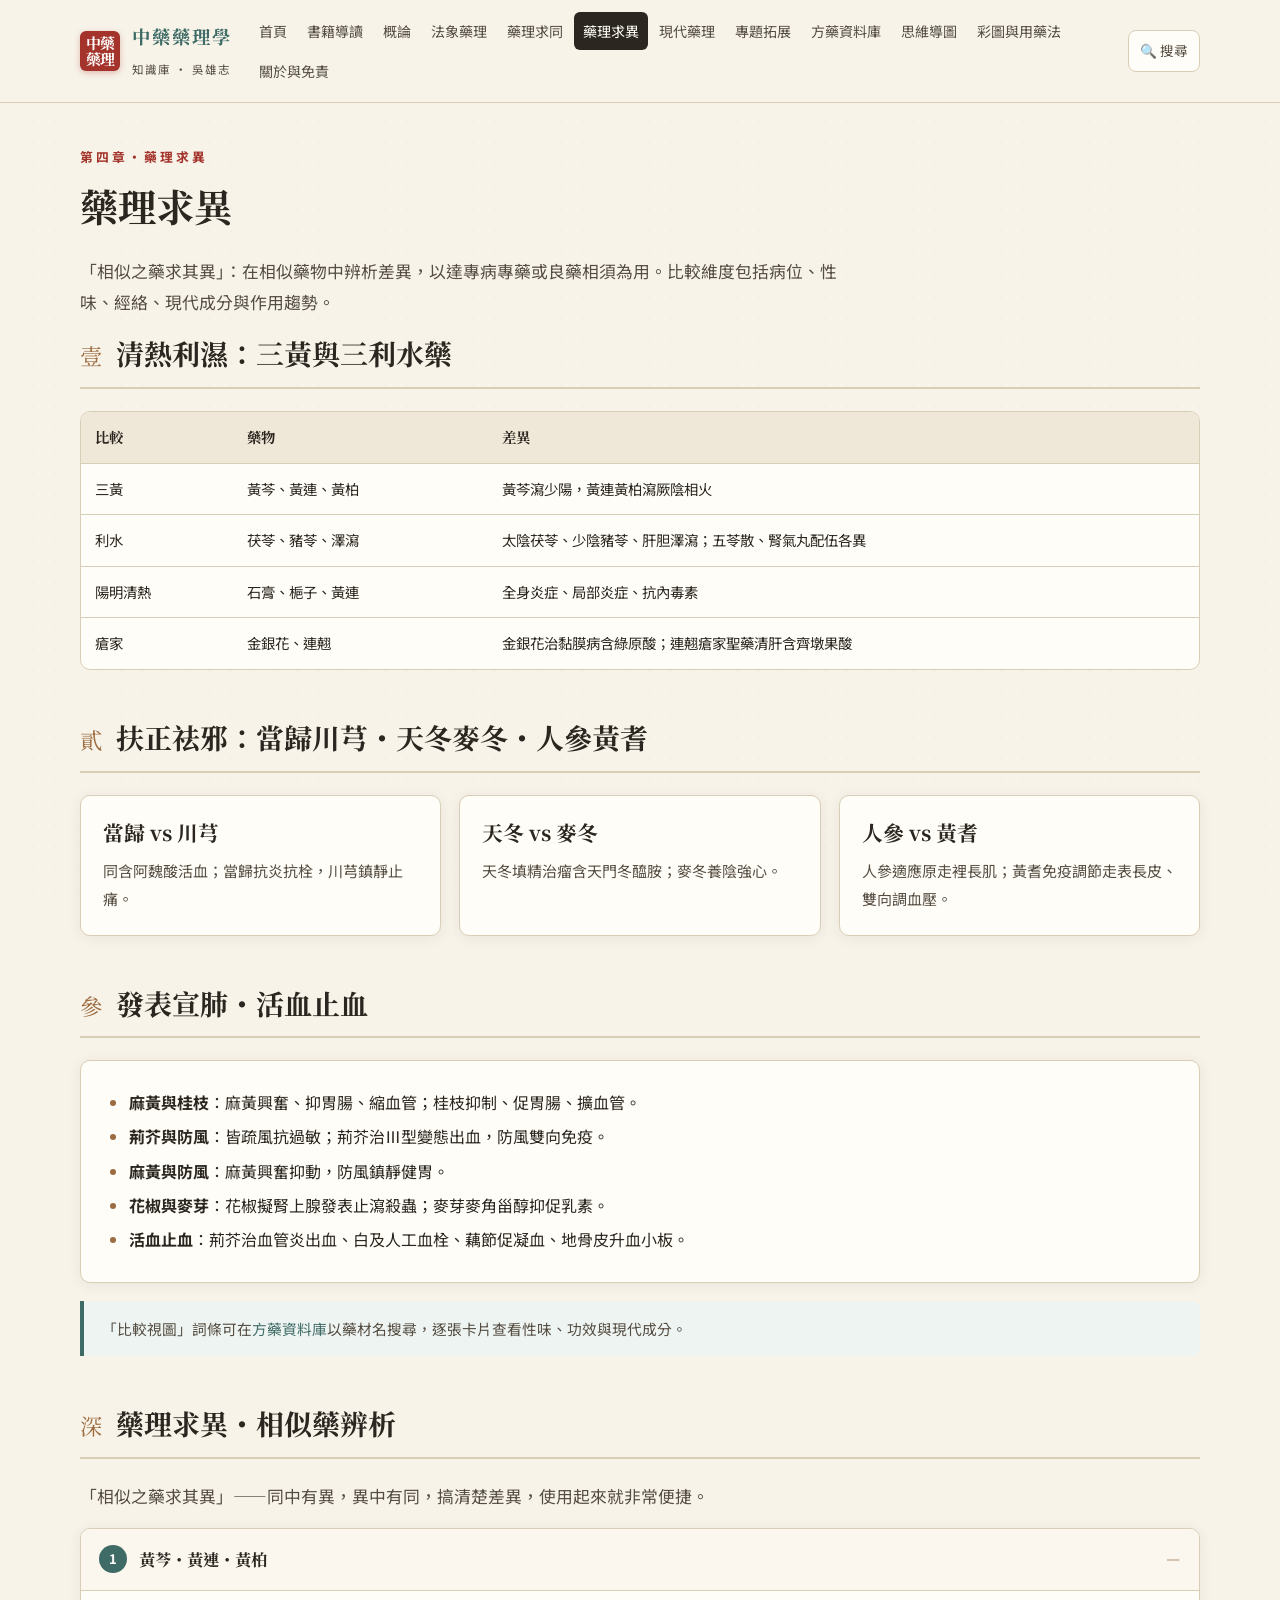
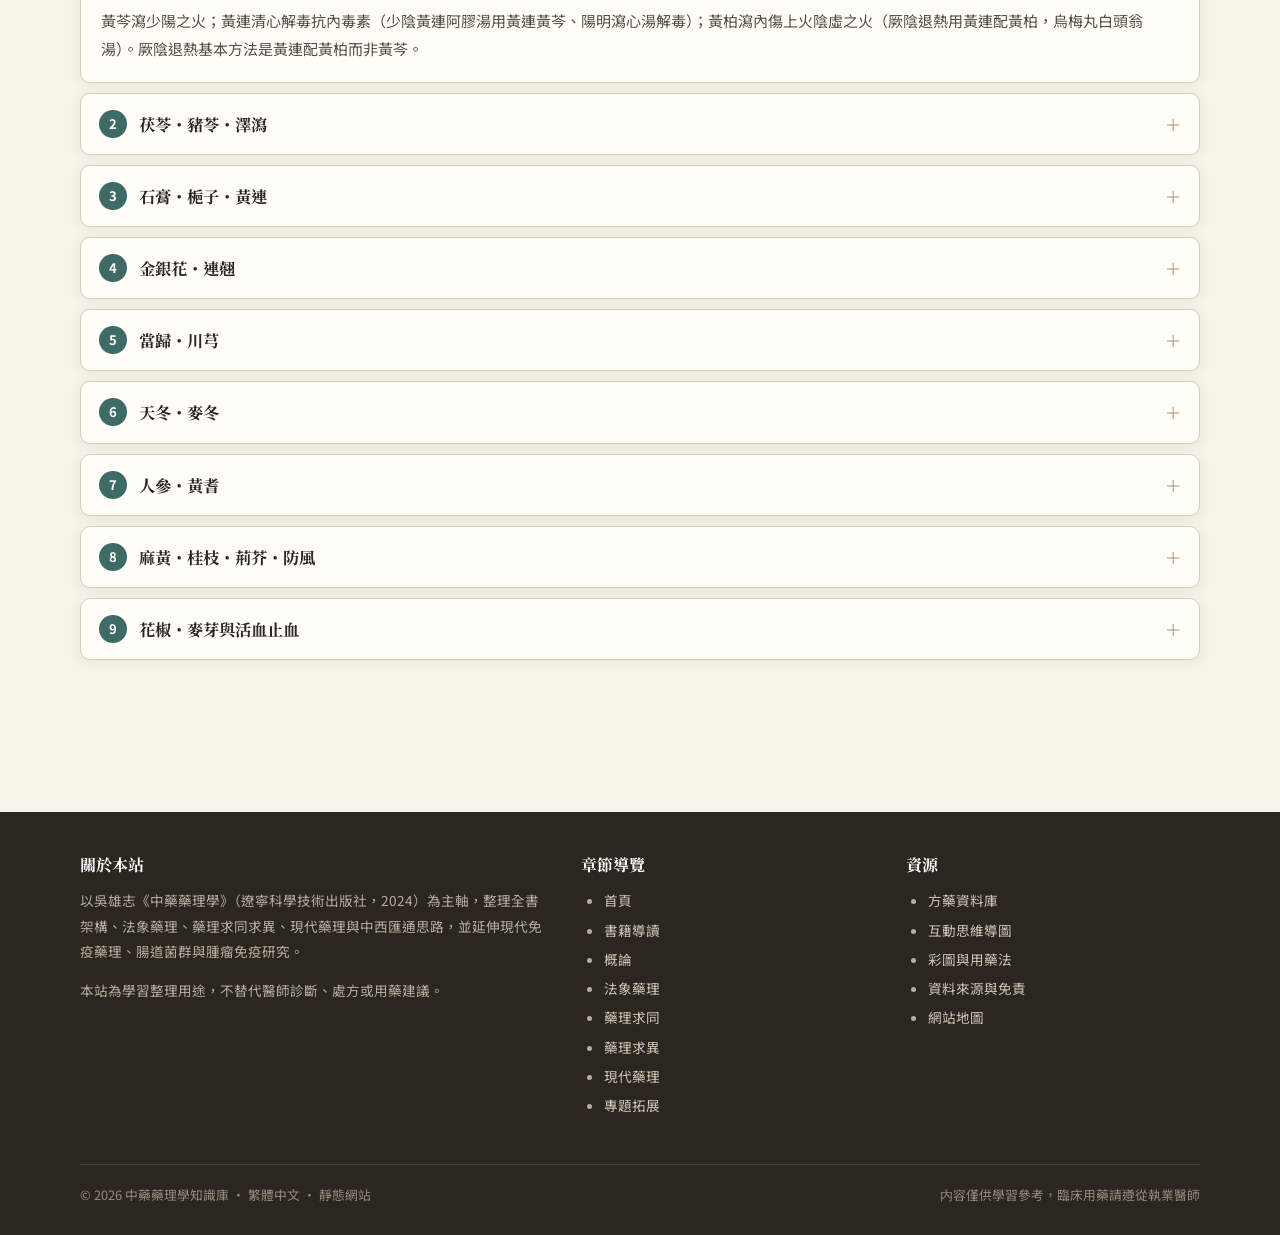
<file: qiuyi.html>
<!DOCTYPE html>
<html lang="zh-Hant">
<head>
<meta charset="UTF-8">
<meta name="viewport" content="width=device-width, initial-scale=1.0">
<title>藥理求異｜中藥藥理學知識庫</title>
<meta name="description" content="第四章藥理求異：相似藥物辨析差異，包括黃芩黃連黃柏、茯苓豬苓澤瀉、當歸川芎、天冬麥冬、人參黃耆、麻黃桂枝、荊芥防風、活血止血等。">
<link rel="stylesheet" href="assets/css/style.css">
<link rel="preconnect" href="https://fonts.googleapis.com"><link rel="preconnect" href="https://fonts.gstatic.com" crossorigin>
<link href="https://fonts.googleapis.com/css2?family=Noto+Sans+TC:wght@400;500;700&family=Noto+Serif+TC:wght@400;700&display=swap" rel="stylesheet">
</head>
<body>
<div id="site-header"></div>
<main><div class="wrap">

  <div class="kicker">第四章・藥理求異</div>
  <h1>藥理求異</h1>
  <p class="lead-text">「相似之藥求其異」：在相似藥物中辨析差異，以達專病專藥或良藥相須為用。比較維度包括病位、性味、經絡、現代成分與作用趨勢。</p>

  <section>
    <div class="section-head"><span class="no">壹</span><h2>清熱利濕：三黃與三利水藥</h2></div>
    <div class="table-wrap"><table>
      <thead><tr><th>比較</th><th>藥物</th><th>差異</th></tr></thead>
      <tbody>
        <tr><td>三黃</td><td>黃芩、黃連、黃柏</td><td>黃芩瀉少陽，黃連黃柏瀉厥陰相火</td></tr>
        <tr><td>利水</td><td>茯苓、豬苓、澤瀉</td><td>太陰茯苓、少陰豬苓、肝胆澤瀉；五苓散、腎氣丸配伍各異</td></tr>
        <tr><td>陽明清熱</td><td>石膏、梔子、黃連</td><td>全身炎症、局部炎症、抗內毒素</td></tr>
        <tr><td>瘡家</td><td>金銀花、連翹</td><td>金銀花治黏膜病含綠原酸；連翹瘡家聖藥清肝含齊墩果酸</td></tr>
      </tbody>
    </table></div>
  </section>

  <section>
    <div class="section-head"><span class="no">貳</span><h2>扶正祛邪：當歸川芎・天冬麥冬・人參黃耆</h2></div>
    <div class="grid grid-3">
      <div class="card"><h3>當歸 vs 川芎</h3><p>同含阿魏酸活血；當歸抗炎抗栓，川芎鎮靜止痛。</p></div>
      <div class="card"><h3>天冬 vs 麥冬</h3><p>天冬填精治瘤含天門冬醯胺；麥冬養陰強心。</p></div>
      <div class="card"><h3>人參 vs 黃耆</h3><p>人參適應原走裡長肌；黃耆免疫調節走表長皮、雙向調血壓。</p></div>
    </div>
  </section>

  <section>
    <div class="section-head"><span class="no">參</span><h2>發表宣肺・活血止血</h2></div>
    <div class="list-block"><ul>
      <li><strong>麻黃與桂枝</strong>：麻黃興奮、抑胃腸、縮血管；桂枝抑制、促胃腸、擴血管。</li>
      <li><strong>荊芥與防風</strong>：皆疏風抗過敏；荊芥治Ⅲ型變態出血，防風雙向免疫。</li>
      <li><strong>麻黃與防風</strong>：麻黃興奮抑動，防風鎮靜健胃。</li>
      <li><strong>花椒與麥芽</strong>：花椒擬腎上腺發表止瀉殺蟲；麥芽麥角甾醇抑促乳素。</li>
      <li><strong>活血止血</strong>：荊芥治血管炎出血、白及人工血栓、藕節促凝血、地骨皮升血小板。</li>
    </ul></div>
    <div class="note">「比較視圖」詞條可在<a href="database.html">方藥資料庫</a>以藥材名搜尋，逐張卡片查看性味、功效與現代成分。</div>
  </section>


<section id="deep-qiuyi" class="deep-section"></section>
</div></main>
<div id="site-footer"></div>
<script src="assets/js/data.js"></script>
<script src="assets/js/content.js"></script>
<script src="assets/js/content-render.js"></script><script src="assets/js/common.js"></script><script src="assets/js/app.js"></script>
</body>
</html>
</file>
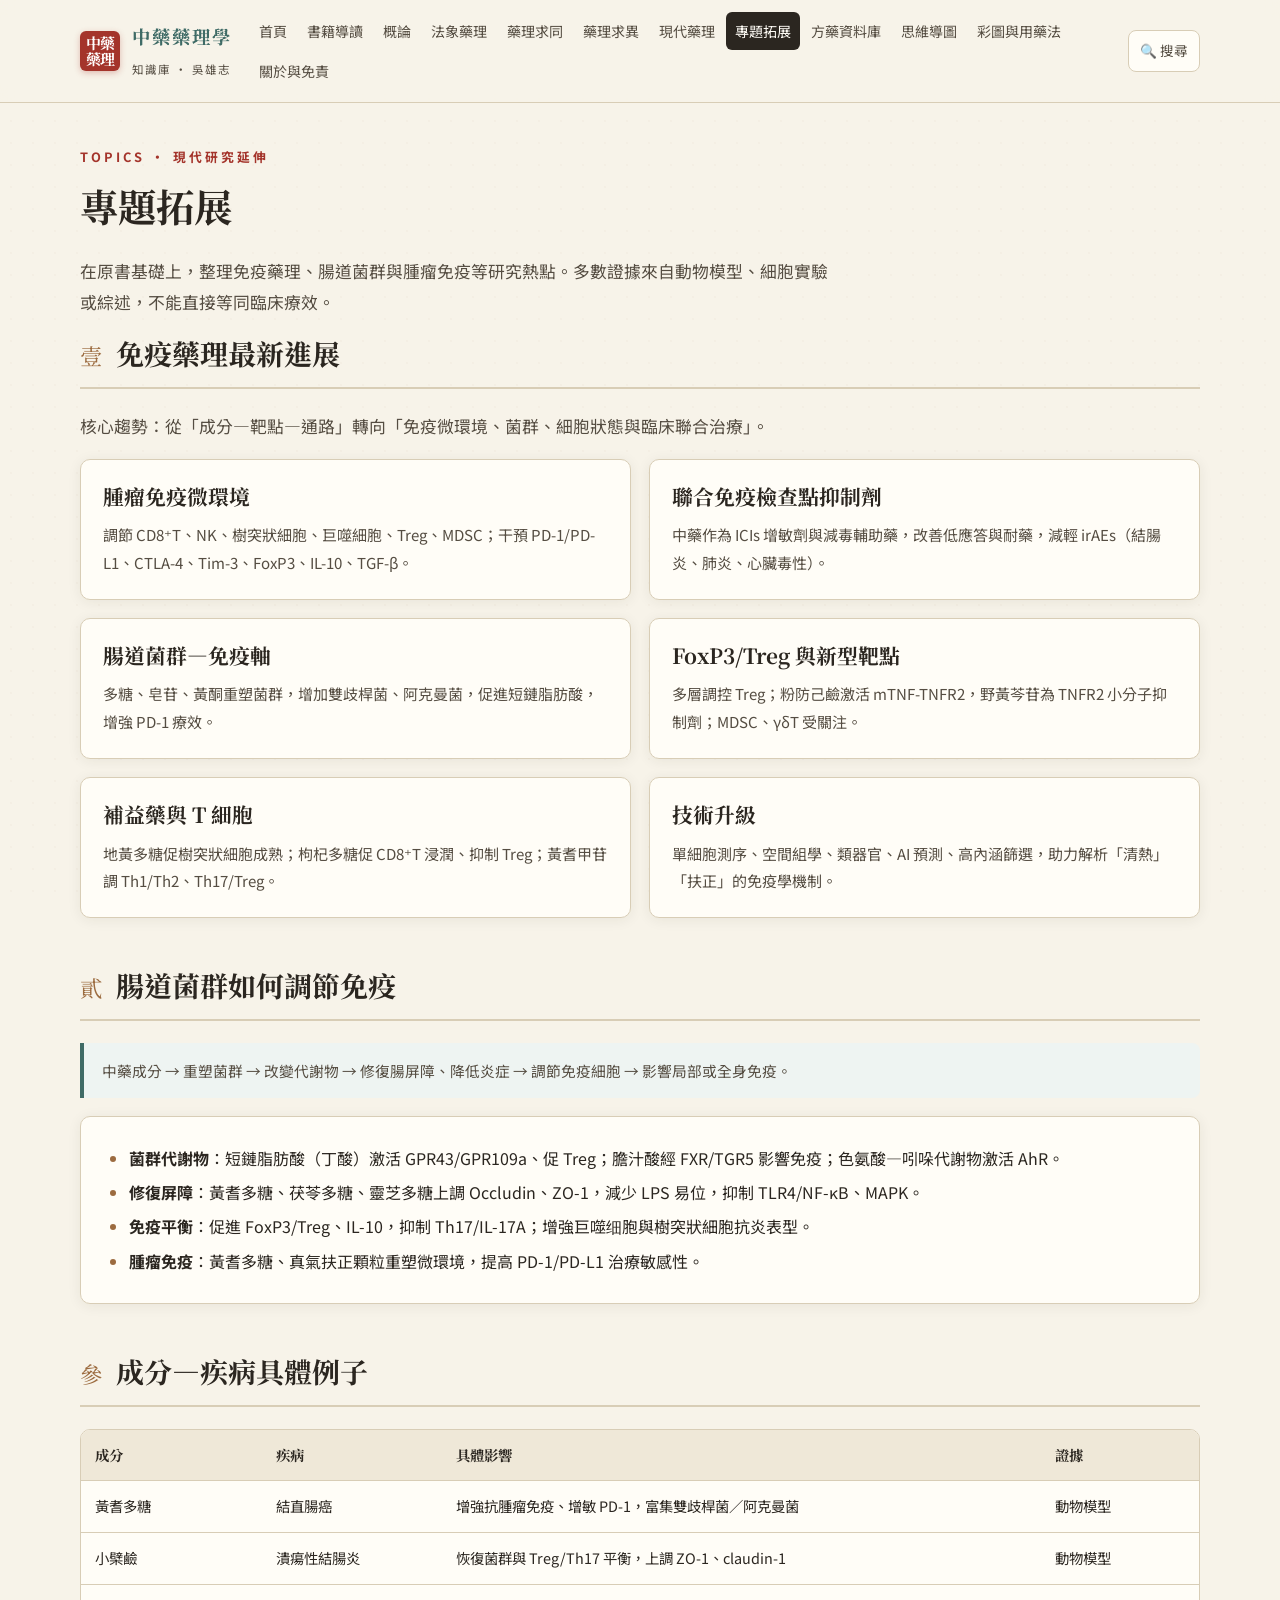
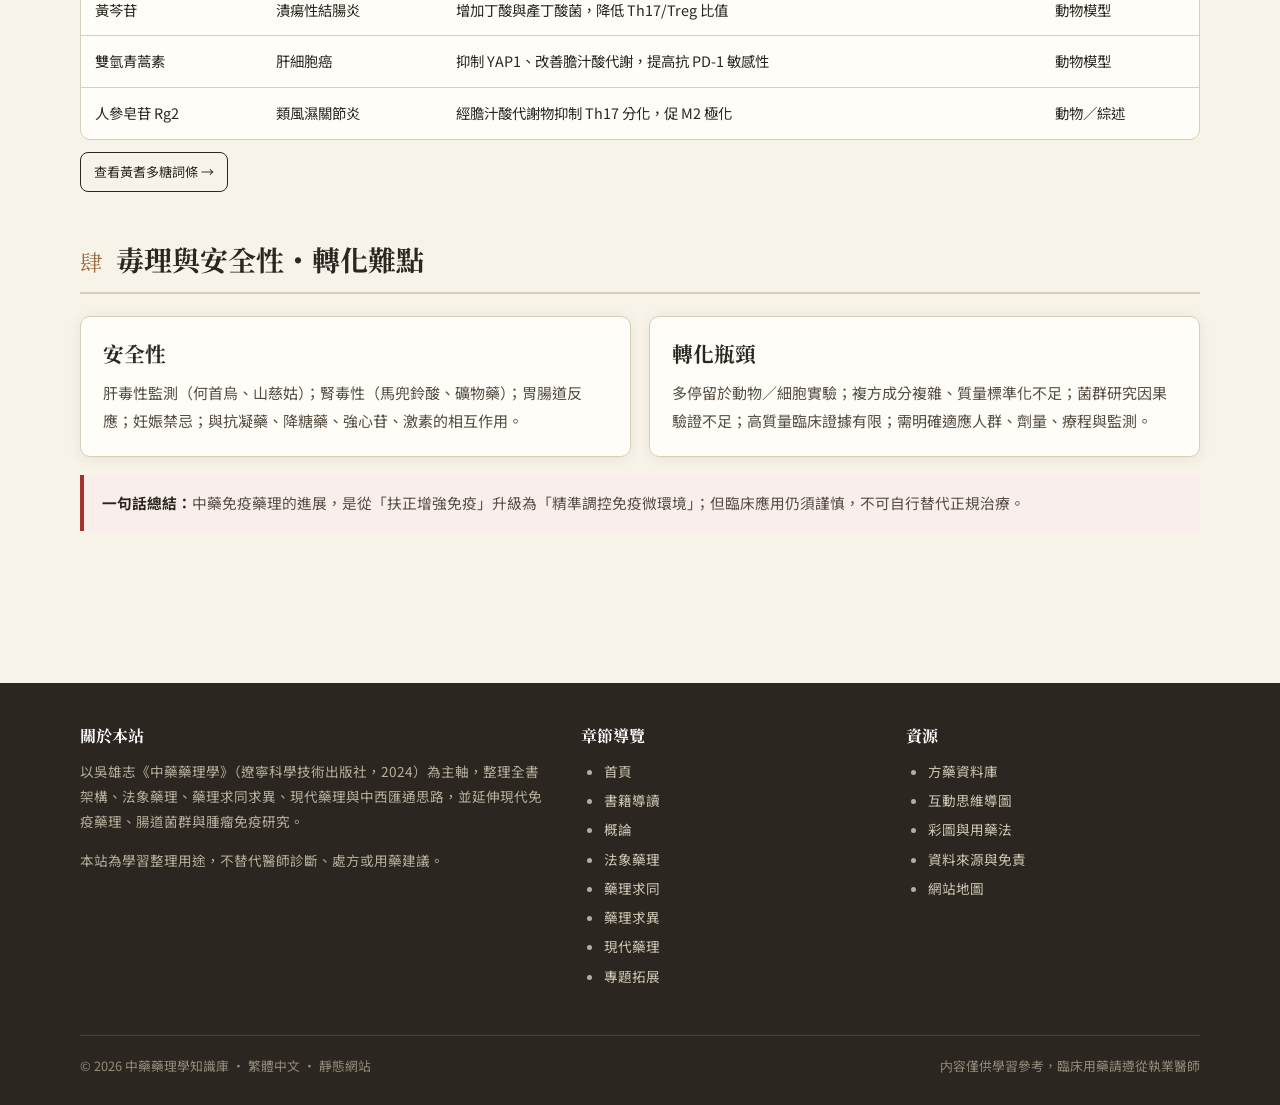
<file: topics.html>
<!DOCTYPE html>
<html lang="zh-Hant">
<head>
<meta charset="UTF-8">
<meta name="viewport" content="width=device-width, initial-scale=1.0">
<title>專題拓展｜中藥藥理學知識庫</title>
<meta name="description" content="現代中藥藥理專題：免疫藥理最新進展、腸道菌群—免疫軸、腫瘤免疫檢查點增敏、Treg/Th17、具體疾病成分例子、毒理安全性與轉化難點。">
<link rel="stylesheet" href="assets/css/style.css">
<link rel="preconnect" href="https://fonts.googleapis.com"><link rel="preconnect" href="https://fonts.gstatic.com" crossorigin>
<link href="https://fonts.googleapis.com/css2?family=Noto+Sans+TC:wght@400;500;700&family=Noto+Serif+TC:wght@400;700&display=swap" rel="stylesheet">
</head>
<body>
<div id="site-header"></div>
<main><div class="wrap">

  <div class="kicker">Topics · 現代研究延伸</div>
  <h1>專題拓展</h1>
  <p class="lead-text">在原書基礎上，整理免疫藥理、腸道菌群與腫瘤免疫等研究熱點。多數證據來自動物模型、細胞實驗或綜述，不能直接等同臨床療效。</p>

  <section>
    <div class="section-head"><span class="no">壹</span><h2>免疫藥理最新進展</h2></div>
    <p class="lead-text">核心趨勢：從「成分—靶點—通路」轉向「免疫微環境、菌群、細胞狀態與臨床聯合治療」。</p>
    <div class="grid grid-2">
      <div class="card"><h3>腫瘤免疫微環境</h3><p>調節 CD8⁺T、NK、樹突狀細胞、巨噬細胞、Treg、MDSC；干預 PD-1/PD-L1、CTLA-4、Tim-3、FoxP3、IL-10、TGF-β。</p></div>
      <div class="card"><h3>聯合免疫檢查點抑制劑</h3><p>中藥作為 ICIs 增敏劑與減毒輔助藥，改善低應答與耐藥，減輕 irAEs（結腸炎、肺炎、心臟毒性）。</p></div>
      <div class="card"><h3>腸道菌群—免疫軸</h3><p>多糖、皂苷、黃酮重塑菌群，增加雙歧桿菌、阿克曼菌，促進短鏈脂肪酸，增強 PD-1 療效。</p></div>
      <div class="card"><h3>FoxP3/Treg 與新型靶點</h3><p>多層調控 Treg；粉防己鹼激活 mTNF-TNFR2，野黃芩苷為 TNFR2 小分子抑制劑；MDSC、γδT 受關注。</p></div>
      <div class="card"><h3>補益藥與 T 細胞</h3><p>地黃多糖促樹突狀細胞成熟；枸杞多糖促 CD8⁺T 浸潤、抑制 Treg；黃耆甲苷調 Th1/Th2、Th17/Treg。</p></div>
      <div class="card"><h3>技術升級</h3><p>單細胞測序、空間組學、類器官、AI 預測、高內涵篩選，助力解析「清熱」「扶正」的免疫學機制。</p></div>
    </div>
  </section>

  <section>
    <div class="section-head"><span class="no">貳</span><h2>腸道菌群如何調節免疫</h2></div>
    <div class="note">中藥成分 → 重塑菌群 → 改變代謝物 → 修復腸屏障、降低炎症 → 調節免疫細胞 → 影響局部或全身免疫。</div>
    <div class="list-block"><ul>
      <li><strong>菌群代謝物</strong>：短鏈脂肪酸（丁酸）激活 GPR43/GPR109a、促 Treg；膽汁酸經 FXR/TGR5 影響免疫；色氨酸—吲哚代謝物激活 AhR。</li>
      <li><strong>修復屏障</strong>：黃耆多糖、茯苓多糖、靈芝多糖上調 Occludin、ZO-1，減少 LPS 易位，抑制 TLR4/NF-κB、MAPK。</li>
      <li><strong>免疫平衡</strong>：促進 FoxP3/Treg、IL-10，抑制 Th17/IL-17A；增強巨噬细胞與樹突狀細胞抗炎表型。</li>
      <li><strong>腫瘤免疫</strong>：黃耆多糖、真氣扶正顆粒重塑微環境，提高 PD-1/PD-L1 治療敏感性。</li>
    </ul></div>
  </section>

  <section>
    <div class="section-head"><span class="no">參</span><h2>成分—疾病具體例子</h2></div>
    <div class="table-wrap"><table>
      <thead><tr><th>成分</th><th>疾病</th><th>具體影響</th><th>證據</th></tr></thead>
      <tbody>
        <tr><td>黃耆多糖</td><td>結直腸癌</td><td>增強抗腫瘤免疫、增敏 PD-1，富集雙歧桿菌／阿克曼菌</td><td>動物模型</td></tr>
        <tr><td>小檗鹼</td><td>潰瘍性結腸炎</td><td>恢復菌群與 Treg/Th17 平衡，上調 ZO-1、claudin-1</td><td>動物模型</td></tr>
        <tr><td>黃芩苷</td><td>潰瘍性結腸炎</td><td>增加丁酸與產丁酸菌，降低 Th17/Treg 比值</td><td>動物模型</td></tr>
        <tr><td>雙氫青蒿素</td><td>肝細胞癌</td><td>抑制 YAP1、改善膽汁酸代謝，提高抗 PD-1 敏感性</td><td>動物模型</td></tr>
        <tr><td>人參皂苷 Rg2</td><td>類風濕關節炎</td><td>經膽汁酸代謝物抑制 Th17 分化，促 M2 極化</td><td>動物／綜述</td></tr>
      </tbody>
    </table></div>
    <p style="margin-top:12px"><a class="btn btn-outline btn-sm" href="database.html?q=黃耆多糖">查看黃耆多糖詞條 →</a></p>
  </section>

  <section>
    <div class="section-head"><span class="no">肆</span><h2>毒理與安全性・轉化難點</h2></div>
    <div class="grid grid-2">
      <div class="card"><h3>安全性</h3><p>肝毒性監測（何首烏、山慈姑）；腎毒性（馬兜鈴酸、礦物藥）；胃腸道反應；妊娠禁忌；與抗凝藥、降糖藥、強心苷、激素的相互作用。</p></div>
      <div class="card"><h3>轉化瓶頸</h3><p>多停留於動物／細胞實驗；複方成分複雜、質量標準化不足；菌群研究因果驗證不足；高質量臨床證據有限；需明確適應人群、劑量、療程與監測。</p></div>
    </div>
    <div class="note warn"><strong>一句話總結：</strong>中藥免疫藥理的進展，是從「扶正增強免疫」升級為「精準調控免疫微環境」；但臨床應用仍須謹慎，不可自行替代正規治療。</div>
  </section>

</div></main>
<div id="site-footer"></div>
<script src="assets/js/data.js"></script>
<script src="assets/js/content.js"></script>
<script src="assets/js/content-render.js"></script><script src="assets/js/common.js"></script><script src="assets/js/app.js"></script>
</body>
</html>
</file>
<file: assets/css/style.css>
/* ============================================================
 * 《中藥藥理學》知識庫 — 古籍簡約 × 現代醫學知識庫
 * 色彩：墨黑、米白、赭石、青碧、朱砂
 * 字體：Noto Serif TC（標題） / Noto Sans TC（內文）
 * ============================================================ */

:root {
  --ink:        #2b2620;   /* 墨黑 */
  --ink-soft:   #554d42;
  --paper:      #f7f3e9;   /* 米白宣紙 */
  --paper-2:    #efe8d8;
  --paper-3:    #e6dcc6;
  --ochre:      #9c6b3f;   /* 赭石 */
  --ochre-soft: #bf9a6d;
  --cyan:       #3f6b66;   /* 青碧 */
  --cyan-soft:  #6f968f;
  --cinnabar:   #a4342b;   /* 朱砂 */
  --gold:       #b08d4a;
  --line:       #d8cdb6;
  --white:      #fffdf7;
  --shadow:     0 2px 14px rgba(43, 38, 32, .07);
  --shadow-lg:  0 8px 30px rgba(43, 38, 32, .12);
  --radius:     10px;
  --maxw:       1160px;
  --serif: "Noto Serif TC", "Source Han Serif TC", "Songti TC", "SimSun", serif;
  --sans:  "Noto Sans TC", "Source Han Sans TC", "PingFang TC", "Microsoft JhengHei", sans-serif;
}

* { box-sizing: border-box; }
html { scroll-behavior: smooth; }
body {
  margin: 0;
  font-family: var(--sans);
  color: var(--ink);
  background: var(--paper);
  line-height: 1.85;
  font-size: 16px;
  -webkit-font-smoothing: antialiased;
}
img { max-width: 100%; height: auto; display: block; }
a { color: var(--cyan); text-decoration: none; }
a:hover { color: var(--cinnabar); }
h1, h2, h3, h4 { font-family: var(--serif); font-weight: 700; color: var(--ink); line-height: 1.4; margin: 0 0 .6em; }
h1 { font-size: 2.4rem; }
h2 { font-size: 1.75rem; }
h3 { font-size: 1.3rem; }
p { margin: 0 0 1em; }
ul, ol { margin: 0 0 1em; padding-left: 1.4em; }
li { margin: .3em 0; }

/* 紙紋背景 */
body::before {
  content: "";
  position: fixed; inset: 0; z-index: -1; pointer-events: none;
  background-image: radial-gradient(rgba(156,107,63,.045) 1px, transparent 1px);
  background-size: 22px 22px;
  opacity: .6;
}

/* ---------- 版面容器 ---------- */
.wrap { max-width: var(--maxw); margin: 0 auto; padding: 0 20px; }
main { min-height: 60vh; display: block; padding: 42px 0 64px; }
section { margin-bottom: 48px; }

/* ---------- 頂部 ---------- */
.site-header {
  position: sticky; top: 0; z-index: 50;
  background: rgba(247,243,233,.96);
  backdrop-filter: blur(8px);
  border-bottom: 1px solid var(--line);
}
.header-inner { max-width: var(--maxw); margin: 0 auto; padding: 12px 20px; display: flex; align-items: center; gap: 18px; }
.brand { display: flex; align-items: center; gap: 12px; flex: 0 0 auto; }
.seal {
  width: 40px; height: 40px; border-radius: 6px;
  background: var(--cinnabar); color: #fff;
  font-family: var(--serif); font-weight: 700; font-size: 15px;
  display: grid; place-items: center; line-height: 1.05; text-align: center;
  box-shadow: 0 2px 6px rgba(164,52,43,.3); letter-spacing: -1px;
}
.brand-text strong { font-family: var(--serif); font-size: 1.15rem; display: block; letter-spacing: 2px; }
.brand-text small { color: var(--ink-soft); font-size: .72rem; letter-spacing: 1px; }

.nav-toggle { display: none; margin-left: auto; background: none; border: 1px solid var(--line); border-radius: 8px; padding: 6px 10px; font-size: 1.2rem; cursor: pointer; color: var(--ink); }
.main-nav { margin-left: auto; display: flex; flex-wrap: wrap; gap: 2px; }
.main-nav a {
  color: var(--ink-soft); font-size: .88rem; padding: 6px 9px; border-radius: 6px;
  white-space: nowrap; transition: background .15s, color .15s;
}
.main-nav a:hover { background: var(--paper-2); color: var(--cinnabar); }
.main-nav a.active { background: var(--ink); color: var(--white); }
.nav-search {
  flex: 0 0 auto; border: 1px solid var(--line); background: var(--white);
  border-radius: 8px; padding: 7px 11px; cursor: pointer; color: var(--ink-soft);
  font-size: .85rem; display: flex; align-items: center; gap: 6px;
}
.nav-search:hover { border-color: var(--cinnabar); color: var(--cinnabar); }

/* ---------- 首頁 Hero ---------- */
.hero {
  position: relative; overflow: hidden;
  background: linear-gradient(135deg, #f7f3e9 0%, #efe6d2 100%);
  border: 1px solid var(--line); border-radius: 16px;
  padding: 64px 48px; margin-bottom: 48px;
}
.hero::after {
  content: "藥"; position: absolute; right: -20px; bottom: -60px;
  font-family: var(--serif); font-size: 300px; color: rgba(156,107,63,.08); line-height: 1;
}
.hero h1 { font-size: clamp(2.4rem, 6vw, 4rem); letter-spacing: 6px; margin-bottom: .2em; }
.hero .sub { font-family: var(--serif); color: var(--ochre); font-size: 1.2rem; letter-spacing: 3px; margin-bottom: 1em; }
.hero .lead { max-width: 640px; font-size: 1.05rem; color: var(--ink-soft); margin-bottom: 1.6em; }
.hero-actions { display: flex; flex-wrap: wrap; gap: 12px; }

.btn {
  display: inline-flex; align-items: center; gap: 8px;
  padding: 11px 20px; border-radius: 8px; font-size: .95rem; cursor: pointer;
  border: 1px solid transparent; transition: transform .15s, box-shadow .15s, background .15s;
  font-family: var(--sans);
}
.btn:hover { transform: translateY(-2px); box-shadow: var(--shadow); }
.btn-primary { background: var(--ink); color: var(--white); }
.btn-primary:hover { color: var(--white); background: #3a332a; }
.btn-cinnabar { background: var(--cinnabar); color: #fff; }
.btn-cinnabar:hover { color: #fff; }
.btn-outline { background: transparent; border-color: var(--ink); color: var(--ink); }
.btn-outline:hover { color: var(--cinnabar); border-color: var(--cinnabar); }
.btn-sm { padding: 7px 13px; font-size: .82rem; }

/* ---------- 通用元件 ---------- */
.kicker { color: var(--cinnabar); font-size: .8rem; font-weight: 700; letter-spacing: 3px; margin-bottom: 10px; text-transform: uppercase; }
.section-head { display: flex; align-items: baseline; gap: 14px; margin-bottom: 22px; border-bottom: 2px solid var(--line); padding-bottom: 10px; }
.section-head .no { font-family: var(--serif); color: var(--ochre); font-size: 1.4rem; }
.section-head h2 { margin: 0; }
.lead-text { font-size: 1.05rem; color: var(--ink-soft); max-width: 760px; }

.grid { display: grid; gap: 18px; }
.grid-2 { grid-template-columns: repeat(2, 1fr); }
.grid-3 { grid-template-columns: repeat(3, 1fr); }
.grid-4 { grid-template-columns: repeat(4, 1fr); }

.card {
  background: var(--white); border: 1px solid var(--line); border-radius: var(--radius);
  padding: 22px; box-shadow: var(--shadow); transition: transform .18s, box-shadow .18s, border-color .18s;
}
.card:hover { transform: translateY(-3px); box-shadow: var(--shadow-lg); border-color: var(--ochre-soft); }
.card h3 { margin-bottom: .5em; }
.card p { color: var(--ink-soft); margin-bottom: 0; font-size: .94rem; }
.card-link { display: block; color: inherit; }
.card-link:hover { color: inherit; }
.card-number { font-family: var(--serif); font-size: 2rem; color: var(--ochre-soft); line-height: 1; margin-bottom: 8px; }
.card-icon { font-size: 1.8rem; margin-bottom: 10px; }

/* 四概念主視覺 */
.concept-tiles { display: grid; grid-template-columns: repeat(4, 1fr); gap: 16px; }
.concept-tile {
  text-align: center; padding: 30px 16px; border-radius: 12px;
  background: var(--white); border: 1px solid var(--line); box-shadow: var(--shadow);
  transition: transform .18s, border-color .18s;
}
.concept-tile:hover { transform: translateY(-4px); border-color: var(--cinnabar); }
.concept-tile .glyph { font-family: var(--serif); font-size: 2.8rem; color: var(--cinnabar); line-height: 1; }
.concept-tile .t { font-family: var(--serif); font-size: 1.1rem; margin: 10px 0 4px; }
.concept-tile .d { font-size: .82rem; color: var(--ink-soft); }

/* 條列區塊 */
.list-block { background: var(--white); border: 1px solid var(--line); border-radius: var(--radius); padding: 22px 26px; box-shadow: var(--shadow); }
.list-block h3 { color: var(--cyan); }
.list-block ul { margin-bottom: 0; }
.list-block li::marker { color: var(--ochre); }

/* 時間軸 */
.timeline { position: relative; padding-left: 28px; }
.timeline::before { content: ""; position: absolute; left: 8px; top: 6px; bottom: 6px; width: 2px; background: var(--line); }
.timeline-item { position: relative; margin-bottom: 24px; }
.timeline-item::before { content: ""; position: absolute; left: -24px; top: 8px; width: 10px; height: 10px; border-radius: 50%; background: var(--cinnabar); box-shadow: 0 0 0 3px var(--paper); }
.timeline-item h3 { margin-bottom: .3em; }

/* 表格 */
.table-wrap { overflow-x: auto; border: 1px solid var(--line); border-radius: var(--radius); background: var(--white); }
table { width: 100%; border-collapse: collapse; font-size: .9rem; }
th, td { text-align: left; padding: 12px 14px; border-bottom: 1px solid var(--line); vertical-align: top; }
th { background: var(--paper-2); font-family: var(--serif); color: var(--ink); white-space: nowrap; }
tbody tr:hover { background: #fbf7ee; }
tbody tr:last-child td { border-bottom: none; }

/* 提示框 */
.note { border-left: 4px solid var(--cyan); background: #eef4f2; padding: 14px 18px; border-radius: 0 8px 8px 0; margin: 18px 0; font-size: .92rem; color: var(--ink-soft); }
.note.warn { border-color: var(--cinnabar); background: #f9eeeb; }
.note strong { color: var(--ink); }

/* 標籤 */
.tag {
  display: inline-block; font-size: .74rem; padding: 3px 9px; border-radius: 20px;
  background: var(--paper-2); color: var(--ink-soft); border: 1px solid var(--line); margin: 2px 4px 2px 0;
}
.tag-green { background: #e7f0ee; color: var(--cyan); border-color: #bfd6d1; }
.tag-cinnabar { background: #f7e9e6; color: var(--cinnabar); border-color: #e7c4bd; }
.tag-ochre { background: #f4ecdd; color: var(--ochre); border-color: #dcc7a5; }

/* 證據層級 */
.ev {
  display: inline-flex; align-items: center; gap: 5px; font-size: .72rem;
  padding: 3px 9px; border-radius: 6px; border: 1px solid; white-space: nowrap;
}
.ev::before { content: "●"; font-size: .6rem; }
.ev-trad { color: #7a5a2e; background: #f6eddc; border-color: #d9c191; }
.ev-exp { color: #6a5a8a; background: #efeaf5; border-color: #cfc2e2; }
.ev-exp2 { color: #3f6b66; background: #e7f0ee; border-color: #b9d2cd; }
.ev-animal { color: #9c6b3f; background: #f5ebdd; border-color: #d9b98f; }
.ev-clin { color: #a4342b; background: #f7e8e5; border-color: #e0b3ac; }

/* ---------- 資料庫：搜尋與篩選 ---------- */
.searchbar { display: flex; gap: 10px; max-width: 620px; margin: 0 0 20px; }
.searchbar input {
  flex: 1; padding: 12px 16px; border: 1px solid var(--line); border-radius: 8px;
  font-size: 1rem; background: var(--white); color: var(--ink); font-family: var(--sans);
}
.searchbar input:focus { outline: none; border-color: var(--cyan); box-shadow: 0 0 0 3px rgba(63,107,102,.12); }
.filter-bar { margin-bottom: 24px; }
.filter-group { display: flex; flex-wrap: wrap; gap: 8px; align-items: center; margin-bottom: 12px; }
.filter-group .flabel { font-size: .82rem; color: var(--ink-soft); font-weight: 700; min-width: 64px; }
.chip {
  padding: 6px 13px; border-radius: 20px; border: 1px solid var(--line); background: var(--white);
  cursor: pointer; font-size: .82rem; color: var(--ink-soft); transition: all .15s;
}
.chip:hover { border-color: var(--ochre); color: var(--ochre); }
.chip.active { background: var(--ink); color: var(--white); border-color: var(--ink); }
.result-meta { color: var(--ink-soft); font-size: .85rem; margin-bottom: 14px; border-bottom: 1px dashed var(--line); padding-bottom: 10px; }

/* 詞條卡片 */
.entry-grid { display: grid; grid-template-columns: repeat(3, 1fr); gap: 16px; }
.entry-card {
  background: var(--white); border: 1px solid var(--line); border-radius: var(--radius);
  padding: 18px 18px 16px; box-shadow: var(--shadow); cursor: pointer;
  transition: transform .18s, box-shadow .18s, border-color .18s;
  display: flex; flex-direction: column;
}
.entry-card:hover { transform: translateY(-3px); box-shadow: var(--shadow-lg); border-color: var(--cyan-soft); }
.entry-top { display: flex; justify-content: space-between; align-items: flex-start; gap: 8px; margin-bottom: 8px; }
.entry-name { font-family: var(--serif); font-size: 1.2rem; font-weight: 700; }
.entry-type { font-size: .7rem; padding: 2px 8px; border-radius: 5px; font-weight: 700; white-space: nowrap; }
.type-藥材 { background: #e7f0ee; color: var(--cyan); }
.type-方劑 { background: #f4ecdd; color: var(--ochre); }
.type-成分 { background: #efeaf5; color: #6a5a8a; }
.type-疾病 { background: #f7e8e5; color: var(--cinnabar); }
.type-機制 { background: #e6eef3; color: #3a6076; }
.type-概念 { background: #eeeae0; color: #7a6a4a; }
.entry-summary { font-size: .88rem; color: var(--ink-soft); flex: 1; margin-bottom: 10px; }
.entry-tags { display: flex; flex-wrap: wrap; }
.empty-state { text-align: center; padding: 60px 20px; color: var(--ink-soft); grid-column: 1 / -1; }
.empty-state .big { font-size: 3rem; margin-bottom: 10px; }

/* 詞條詳情 Modal */
.modal-mask {
  position: fixed; inset: 0; background: rgba(43,38,32,.55); z-index: 100;
  display: none; align-items: center; justify-content: center; padding: 20px;
}
.modal-mask.open { display: flex; }
.modal {
  background: var(--paper); border-radius: 14px; max-width: 640px; width: 100%;
  max-height: 86vh; overflow-y: auto; box-shadow: var(--shadow-lg); position: relative;
  border: 1px solid var(--line);
}
.modal-close { position: absolute; right: 14px; top: 12px; background: none; border: none; font-size: 1.6rem; cursor: pointer; color: var(--ink-soft); line-height: 1; }
.modal-body { padding: 30px 32px; }
.modal-body h2 { margin-top: 4px; }
.modal-sec { margin-top: 18px; }
.modal-sec h4 { color: var(--cyan); font-size: .95rem; margin-bottom: 4px; font-family: var(--sans); }
.modal-sec p, .modal-sec li { font-size: .92rem; color: var(--ink-soft); }
.modal-meta { display: flex; flex-wrap: wrap; gap: 8px; align-items: center; margin: 10px 0; }

/* ---------- 思維導圖 ---------- */
.mindmap-toolbar { display: flex; gap: 10px; flex-wrap: wrap; margin-bottom: 16px; }
.mindmap-wrap {
  background: var(--white); border: 1px solid var(--line); border-radius: var(--radius);
  padding: 20px; overflow: auto; box-shadow: var(--shadow); min-height: 400px;
}
.mm-node-box {
  fill: var(--white); stroke: var(--line); stroke-width: 1.5; cursor: pointer; transition: fill .15s, stroke .15s;
}
.mm-node-box:hover { fill: var(--paper-2); stroke: var(--cinnabar); }
.mm-node-root .mm-node-box { fill: var(--ink); stroke: var(--ink); }
.mm-node-branch .mm-node-box { fill: var(--cyan); stroke: var(--cyan); }
.mm-node-text { font-family: var(--sans); font-size: 13px; fill: var(--ink); pointer-events: none; }
.mm-node-root .mm-node-text { fill: #fff; font-family: var(--serif); font-weight: 700; font-size: 16px; }
.mm-node-branch .mm-node-text { fill: #fff; font-weight: 700; }
.mm-link { fill: none; stroke: var(--ochre-soft); stroke-width: 1.5; }
.mm-hint { font-size: .82rem; color: var(--ink-soft); margin-top: 12px; }

/* ---------- 深度內容（PDF 原文提煉） ---------- */
.deep-list { display: grid; gap: 10px; }
.deep-item { background: var(--white); border: 1px solid var(--line); border-radius: 10px; overflow: hidden; box-shadow: var(--shadow); }
.deep-item summary {
  cursor: pointer; padding: 15px 18px; font-family: var(--serif); font-weight: 700;
  font-size: 1.02rem; color: var(--ink); list-style: none; display: flex; align-items: center; gap: 12px;
}
.deep-item summary::-webkit-details-marker { display: none; }
.deep-item summary::after { content: "＋"; margin-left: auto; color: var(--ochre); font-weight: 400; }
.deep-item[open] summary::after { content: "－"; }
.deep-item[open] summary { border-bottom: 1px solid var(--line); background: #fbf7ee; }
.deep-num {
  flex: 0 0 auto; width: 28px; height: 28px; border-radius: 50%; background: var(--cyan);
  color: #fff; font-family: var(--sans); font-size: .82rem; display: grid; place-items: center;
}
.deep-body { padding: 16px 20px 18px; color: var(--ink-soft); font-size: .94rem; line-height: 1.9; }
.quote-grid { display: grid; grid-template-columns: repeat(2, 1fr); gap: 16px; }
.quote-card {
  margin: 0; background: var(--white); border: 1px solid var(--line); border-left: 4px solid var(--cinnabar);
  border-radius: 0 10px 10px 0; padding: 20px 22px; box-shadow: var(--shadow);
}
.quote-card p { font-family: var(--serif); font-size: 1.02rem; color: var(--ink); margin-bottom: 10px; }
.quote-card cite { font-style: normal; font-size: .82rem; color: var(--ochre); }
@media (max-width: 760px) { .quote-grid { grid-template-columns: 1fr; } }

/* ---------- 頁尾 ---------- */
.site-footer { background: var(--ink); color: #cdc5b6; padding: 42px 0 28px; margin-top: 40px; }
.footer-grid { display: grid; grid-template-columns: 1.6fr 1fr 1fr; gap: 30px; }
.footer-grid h4 { color: #fff; font-size: 1rem; margin-bottom: 12px; }
.footer-grid p, .footer-grid li { font-size: .85rem; color: #b7ae9d; }
.footer-grid a { color: #cfc6b4; }
.footer-grid a:hover { color: #fff; }
.footer-bottom { border-top: 1px solid #4a4339; margin-top: 30px; padding-top: 18px; font-size: .8rem; color: #948b7b; display: flex; justify-content: space-between; flex-wrap: wrap; gap: 10px; }

/* 返回頂部 */
.to-top {
  position: fixed; right: 22px; bottom: 22px; width: 44px; height: 44px; border-radius: 50%;
  background: var(--ink); color: #fff; border: none; cursor: pointer; font-size: 1.2rem;
  box-shadow: var(--shadow-lg); opacity: 0; pointer-events: none; transition: opacity .2s; z-index: 40;
}
.to-top.show { opacity: .85; pointer-events: auto; }

/* 列印 */
@media print {
  .site-header, .site-footer, .to-top, .hero-actions, .mindmap-toolbar { display: none !important; }
  body { background: #fff; }
  .card, .entry-card { box-shadow: none; break-inside: avoid; }
}

/* ---------- 響應式 ---------- */
@media (max-width: 980px) {
  .grid-4 { grid-template-columns: repeat(2, 1fr); }
  .entry-grid { grid-template-columns: repeat(2, 1fr); }
  .footer-grid { grid-template-columns: 1fr 1fr; }
}
@media (max-width: 760px) {
  .nav-toggle { display: block; }
  .main-nav {
    display: none; flex-direction: column; width: 100%; margin: 10px 0 0;
    position: absolute; left: 0; right: 0; top: 100%;
    background: var(--paper); border-bottom: 1px solid var(--line); padding: 10px 20px 16px;
    box-shadow: var(--shadow-lg); max-height: 70vh; overflow-y: auto;
  }
  .main-nav.open { display: flex; }
  .main-nav a { padding: 9px 12px; }
  .nav-search { margin-left: auto; }
  .hero { padding: 40px 24px; }
  .hero::after { font-size: 180px; right: -10px; bottom: -30px; }
  .grid-2, .grid-3, .grid-4 { grid-template-columns: 1fr; }
  .concept-tiles { grid-template-columns: repeat(2, 1fr); }
  .entry-grid { grid-template-columns: 1fr; }
  .footer-grid { grid-template-columns: 1fr; }
  h1 { font-size: 2rem; }
  .modal-body { padding: 24px 20px; }
  .searchbar { flex-direction: column; }
}
</file>
